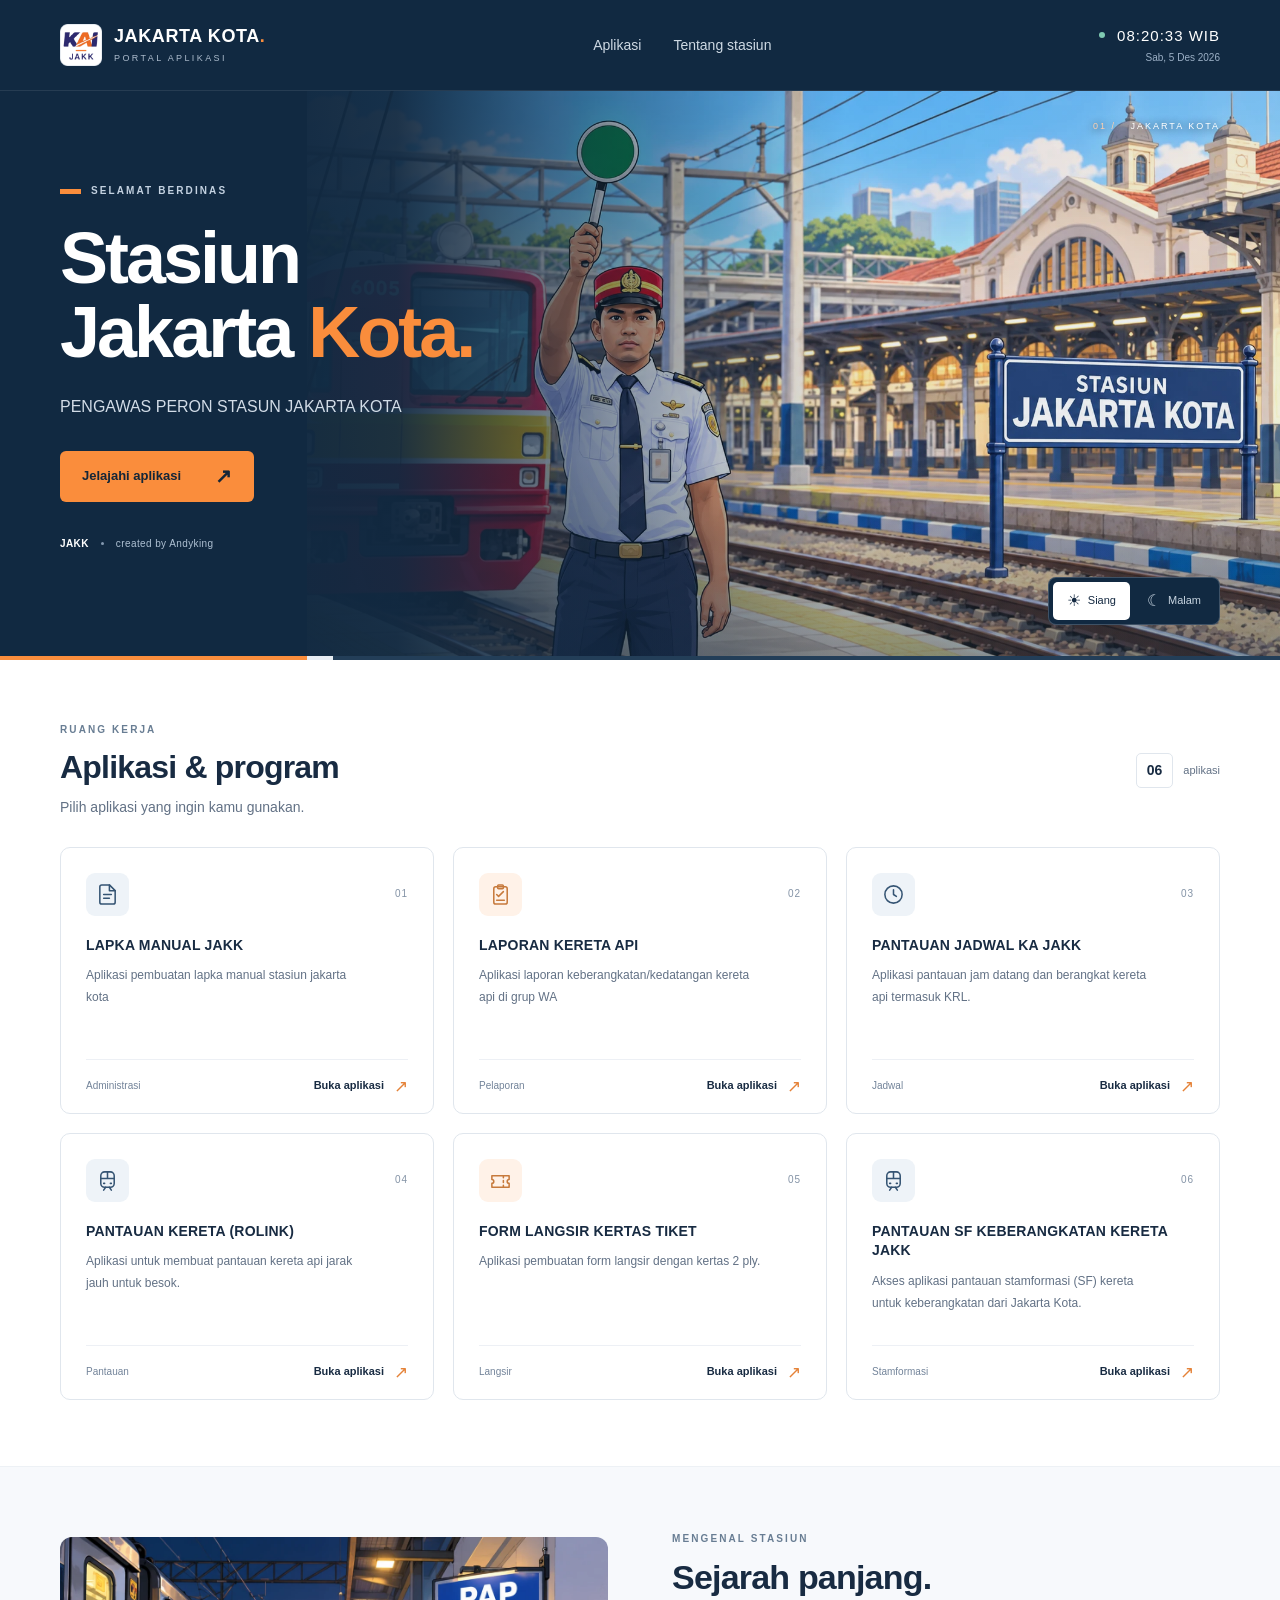
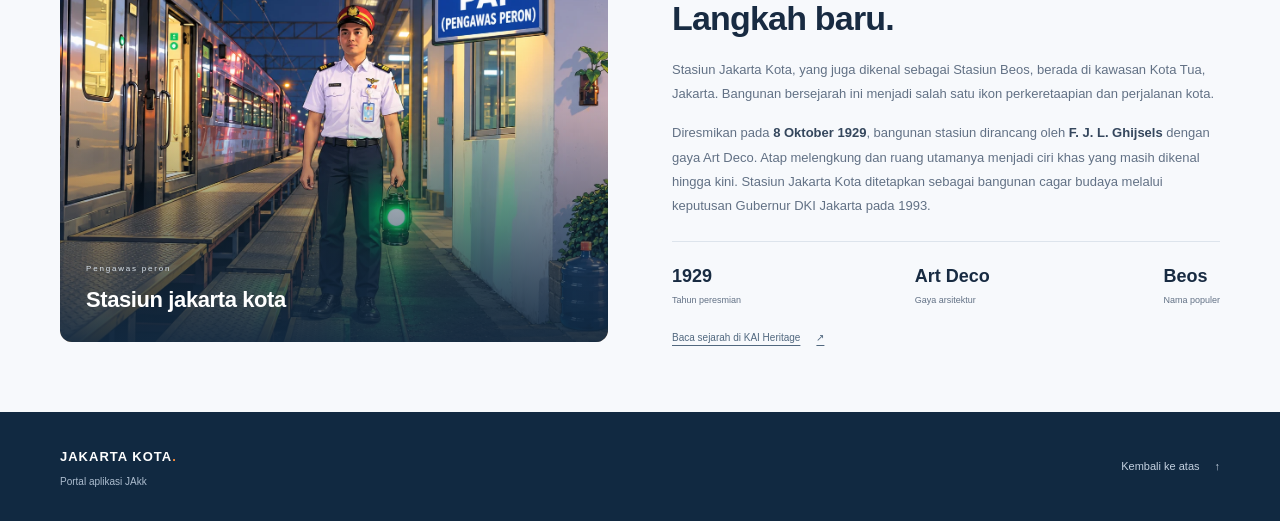
<file: index.html>
<!doctype html>
<html lang="id">
<head>
  <meta charset="UTF-8">
  <meta name="viewport" content="width=device-width, initial-scale=1">
  <meta name="theme-color" content="#112941">
  <meta name="description" content="Portal aplikasi Stasiun Jakarta Kota: LAPKA, laporan kereta api, pantauan jadwal, ROLINK, form langsir, dan pantauan SF keberangkatan.">
  <title>Stasiun Jakarta Kota | Portal Aplikasi</title>
  <link id="jakk-favicon" rel="icon" type="image/png" sizes="256x256" href="[data-uri]">
  <link rel="stylesheet" href="style.css">
  <script src="config.js" defer></script>
  <script src="script.js" defer></script>
</head>
<body>
  <a class="skip-link" href="#aplikasi">Langsung ke aplikasi</a>
  <header class="header">
    <div class="container header-inner">
      <a class="brand" href="#beranda" aria-label="Stasiun Jakarta Kota, beranda">
        <img class="brand-icon" src="[data-uri]" width="42" height="42" alt="Logo KAI JAKK">
        <span><strong>JAKARTA KOTA<span class="brand-dot">.</span></strong><small>PORTAL APLIKASI</small></span>
      </a>
      <nav aria-label="Navigasi utama"><a href="#aplikasi">Aplikasi</a><a href="#tentang">Tentang stasiun</a></nav>
      <div class="clock"><span class="clock-dot" aria-hidden="true"></span><time id="clock">Waktu Jakarta</time><small id="date">WIB</small></div>
    </div>
  </header>
  <main>
    <section class="hero" id="beranda" aria-labelledby="hero-title">
      <div class="hero-picture" id="hero-picture" role="img" aria-label="Ilustrasi petugas memberi isyarat di Stasiun Jakarta Kota"></div>
      <div class="hero-shade"></div>
      <div class="container hero-inner">
        <div class="hero-copy">
          <p class="eyebrow"><span></span>SELAMAT BERDINAS</p>
          <h1 id="hero-title">Stasiun<br>Jakarta <span>Kota.</span></h1>
          <p class="hero-description">PENGAWAS PERON STASUN JAKARTA KOTA</p>
          <a class="primary-button" href="#aplikasi">Jelajahi aplikasi <span aria-hidden="true">↗</span></a>
          <div class="hero-meta"><span>JAKK</span><i aria-hidden="true"></i>created by Andyking</div>
        </div>
        <div class="scene-switch" role="group" aria-label="Pilih background">
          <button type="button" data-scene="siang" aria-pressed="true"><span aria-hidden="true">☀</span> Siang</button>
          <button type="button" data-scene="malam" aria-pressed="false"><span aria-hidden="true">☾</span> Malam</button>
        </div>
        <div class="photo-label"><span aria-hidden="true">01 /</span> JAKARTA KOTA</div>
      </div>
      <div class="hero-line" aria-hidden="true"></div>
    </section>
    <section class="apps-section container" id="aplikasi" aria-labelledby="apps-title">
      <div class="section-heading"><div><p class="eyebrow dark">RUANG KERJA</p><h2 id="apps-title">Aplikasi &amp; program</h2><p>Pilih aplikasi yang ingin kamu gunakan.</p></div><span class="count"><b id="app-count">06</b> aplikasi</span></div>
      <div class="app-grid" id="app-grid"></div>
      <noscript><p>Aktifkan JavaScript untuk menampilkan menu aplikasi.</p><ul><li><a href="aplikasi/lapka-manual-jakk/index.html">LAPKA MANUAL JAKK</a></li><li><a href="aplikasi/laporan-kereta-api/index.html">LAPORAN KERETA API</a></li><li><a href="aplikasi/pantauan-jadwal-ka-jakk/index.html">PANTAUAN JADWAL KA JAKK</a></li><li><a href="aplikasi/pantauan-kereta-rolink/index.html">PANTAUAN KERETA (ROLINK)</a></li><li><a href="aplikasi/form-langsir-kertas-tiket/index.html">FORM LANGSIR KERTAS TIKET</a></li><li><a href="aplikasi/pantauan-sf-keberangkatan-jakk/index.html">PANTAUAN SF KEBERANGKATAN KERETA JAKK</a></li></ul></noscript>
    </section>
    <section class="about-wrap" id="tentang" aria-labelledby="about-title">
      <div class="container about">
        <div class="about-visual" role="img" aria-label="Ilustrasi pengawas peron dengan lentera hijau"><div class="visual-caption"><span>Pengawas peron</span><strong>Stasiun jakarta kota</strong></div></div>
        <div class="about-copy"><p class="eyebrow dark">MENGENAL STASIUN</p><h2 id="about-title">Sejarah panjang.<br>Langkah baru.</h2>
          <p>Stasiun Jakarta Kota, yang juga dikenal sebagai Stasiun Beos, berada di kawasan Kota Tua, Jakarta. Bangunan bersejarah ini menjadi salah satu ikon perkeretaapian dan perjalanan kota.</p>
          <p>Diresmikan pada <strong>8 Oktober 1929</strong>, bangunan stasiun dirancang oleh <strong>F. J. L. Ghijsels</strong> dengan gaya Art Deco. Atap melengkung dan ruang utamanya menjadi ciri khas yang masih dikenal hingga kini. Stasiun Jakarta Kota ditetapkan sebagai bangunan cagar budaya melalui keputusan Gubernur DKI Jakarta pada 1993.</p>
          <div class="about-facts"><div><strong>1929</strong><span>Tahun peresmian</span></div><div><strong>Art Deco</strong><span>Gaya arsitektur</span></div><div><strong>Beos</strong><span>Nama populer</span></div></div>
          <a class="source-link" href="https://www.kai.id/heritage/stasiun/sekilas-sejarah-stasiun-jakarta-kota" target="_blank" rel="noopener noreferrer">Baca sejarah di KAI Heritage <span aria-hidden="true">↗</span></a>
        </div>
      </div>
    </section>
  </main>
  <footer><div class="container footer-inner"><div><strong>JAKARTA KOTA<span class="brand-dot">.</span></strong><p>Portal aplikasi JAkk</p></div><a href="#beranda">Kembali ke atas <span aria-hidden="true">↑</span></a></div></footer>
</body>
</html>
</file>
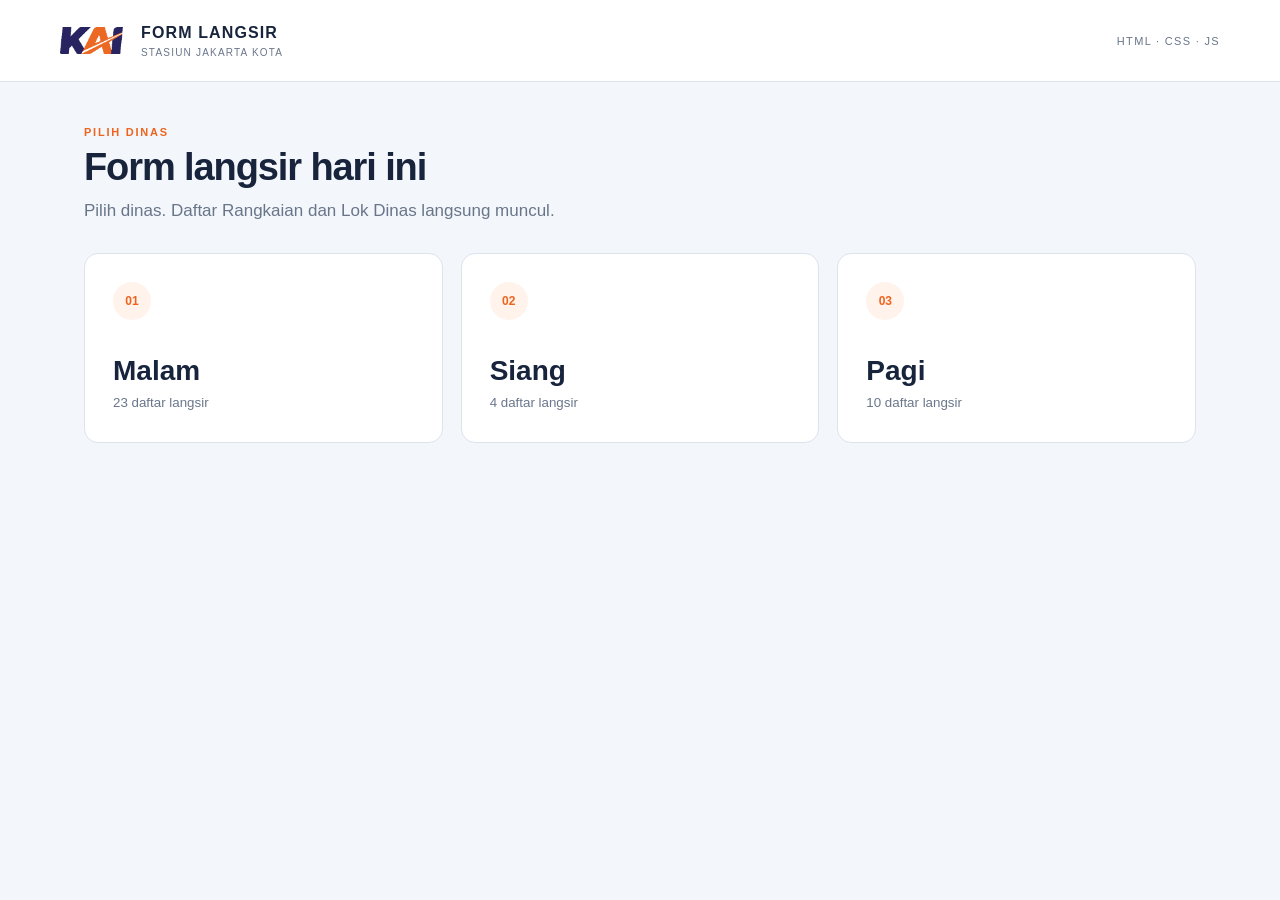
<file: aplikasi/form-langsir-kertas-tiket/index.html>
<!doctype html>
<html lang="id">
<head>
  <meta charset="utf-8">
  <meta name="viewport" content="width=device-width,initial-scale=1">
  <title>Form Langsir JAKK</title>
  <link rel="icon" href="kai.png">
  <link rel="stylesheet" href="style.css">
  <script defer src="database.js"></script>
  <script defer src="jszip.min.js"></script>
  <script defer src="xlsx-template-data.js"></script>
  <script defer src="xlsx-template.js"></script>
  <script defer src="script.js"></script>
</head>
<body>
  <header class="topbar">
    <div class="brand"><img src="kai.png" alt="KAI"><span>FORM LANGSIR<small>STASIUN JAKARTA KOTA</small></span></div>
    <span class="offline">HTML · CSS · JS</span>
  </header>

  <main>
    <section id="home">
      <p class="eyebrow">PILIH DINAS</p>
      <h1>Form langsir hari ini</h1>
      <p class="lead">Pilih dinas. Daftar Rangkaian dan Lok Dinas langsung muncul.</p>
      <div class="shift-options">
        <button class="shift-option malam" data-shift="MALAM"><span>01</span><b>Malam</b><small>23 daftar langsir</small></button>
        <button class="shift-option siang" data-shift="SIANG"><span>02</span><b>Siang</b><small>4 daftar langsir</small></button>
        <button class="shift-option pagi" data-shift="PAGI"><span>03</span><b>Pagi</b><small>10 daftar langsir</small></button>
      </div>
    </section>

    <section id="workspace" hidden>
      <div class="workspace-head">
        <button id="back" class="back">← Ganti dinas</button>
        <div><p class="eyebrow">DINAS TERPILIH</p><h1 id="shiftTitle">Dinas Malam</h1></div>
        <div class="calendar-fields">
          <label class="date-field">Hari
            <select id="serviceDay">
              <option value="">Otomatis</option>
              <option>SENIN</option><option>SELASA</option><option>RABU</option>
              <option>KAMIS</option><option>JUMAT</option><option>SABTU</option><option>MINGGU</option>
            </select>
            <small id="dayHint">Mengikuti tanggal</small>
          </label>
          <label class="date-field">Tanggal dinas<input id="serviceDate" type="date"></label>
        </div>
      </div>

      <details class="staff-card">
        <summary>Data petugas dan jam <span>opsional</span></summary>
        <div class="staff-grid">
          <label>Jam mulai<input id="startTime" type="time"></label>
          <label>Jam selesai<input id="endTime" type="time"></label>
          <label>Schowing<input id="staffSchowing" placeholder="Nama / NIPP"></label>
          <label>PLR<input id="staffPlr" placeholder="Nama / NIPP"></label>
          <label>Masinis<input id="staffMas" placeholder="Nama / NIPP"></label>
          <label>PAP / PPKA<input id="staffPap" placeholder="Nama / NIPP"></label>
        </div>
      </details>

      <div class="type-tabs" role="tablist">
        <button data-type="R" class="active" role="tab"><b>R</b><span>Langsir Rangkaian</span><small id="rCount"></small></button>
        <button data-type="L" role="tab"><b>L</b><span>Lok Dinas</span><small id="lCount"></small></button>
      </div>

      <div class="selection-bar">
        <label class="select-all-label">
          <input id="selectAllShift" type="checkbox">
          <span><b>Checklist semua dinasan</b><small id="selectionHint">0 form dipilih</small></span>
        </label>
        <button id="clearSelection" class="ghost" type="button">Hapus checklist</button>
      </div>

      <div class="toolbar">
        <div><h2 id="listTitle">Langsir Rangkaian</h2><p id="listMeta"></p></div>
        <div class="toolbar-actions"><button id="clearShift" class="ghost">Kosongkan dinas</button><button id="downloadExcel" class="primary">Cetak Form Terpilih</button></div>
      </div>

      <div id="trainList" class="train-list"></div>
      <div class="bottom-bar"><div><b id="savedSummary">Belum ada form dipilih</b><small>Kertas Letter · dua form utuh per lembar.</small></div><button id="downloadExcelBottom" class="primary">Cetak Form Terpilih</button></div>
    </section>
  </main>

  <dialog id="routeDialog">
    <form id="routeForm">
      <div class="dialog-head"><div><p class="eyebrow">INPUT LANGSIR</p><h2 id="dialogTitle">R25</h2></div><button type="button" class="close" data-close>×</button></div>
      <input type="hidden" id="recordKey">
      <p id="routeHelp" class="route-help"></p>
      <div id="stage1" class="stage"></div>
      <div id="stage2" class="stage" hidden></div>
      <div class="dialog-actions"><button type="button" id="deleteRoute" class="danger-text">Hapus isian</button><span></span><button type="button" class="ghost" data-close>Batal</button><button class="primary">Simpan</button></div>
    </form>
  </dialog>

  <div id="toast" role="status" hidden></div>
</body>
</html>
</file>
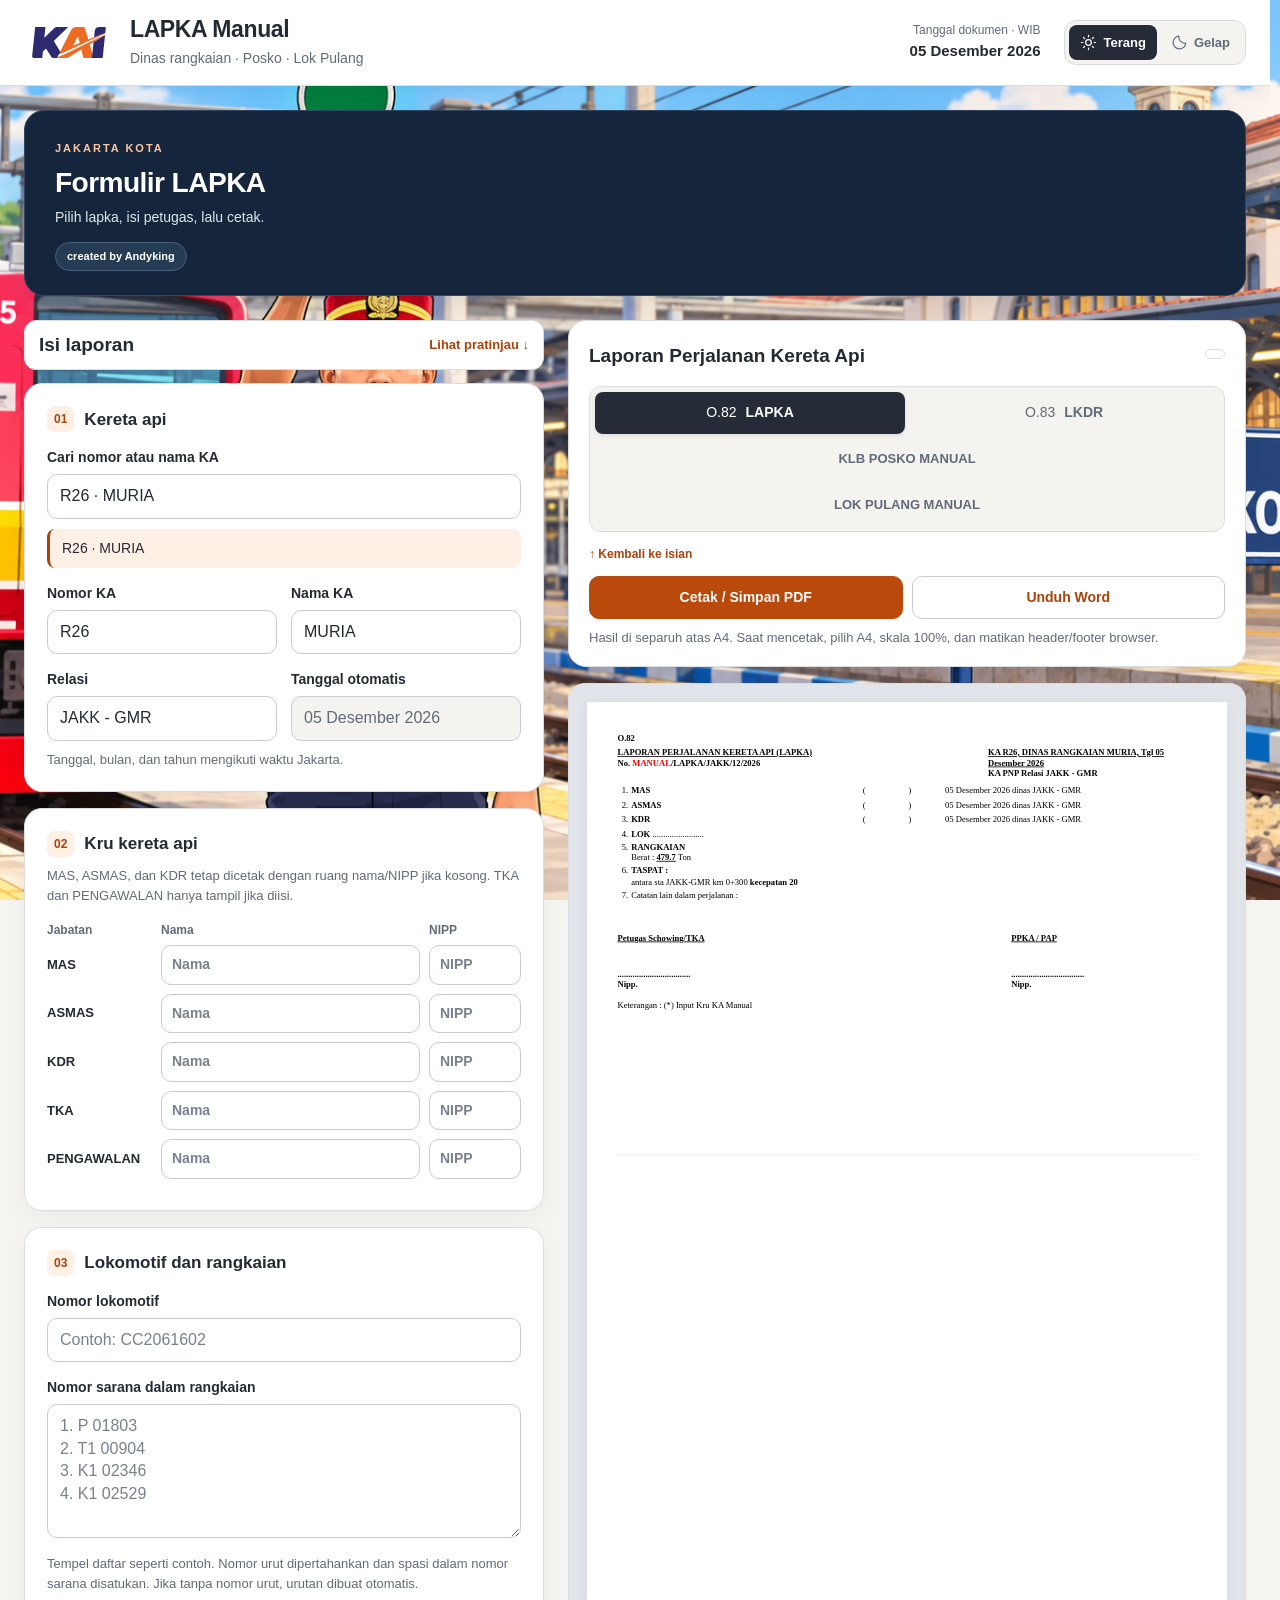
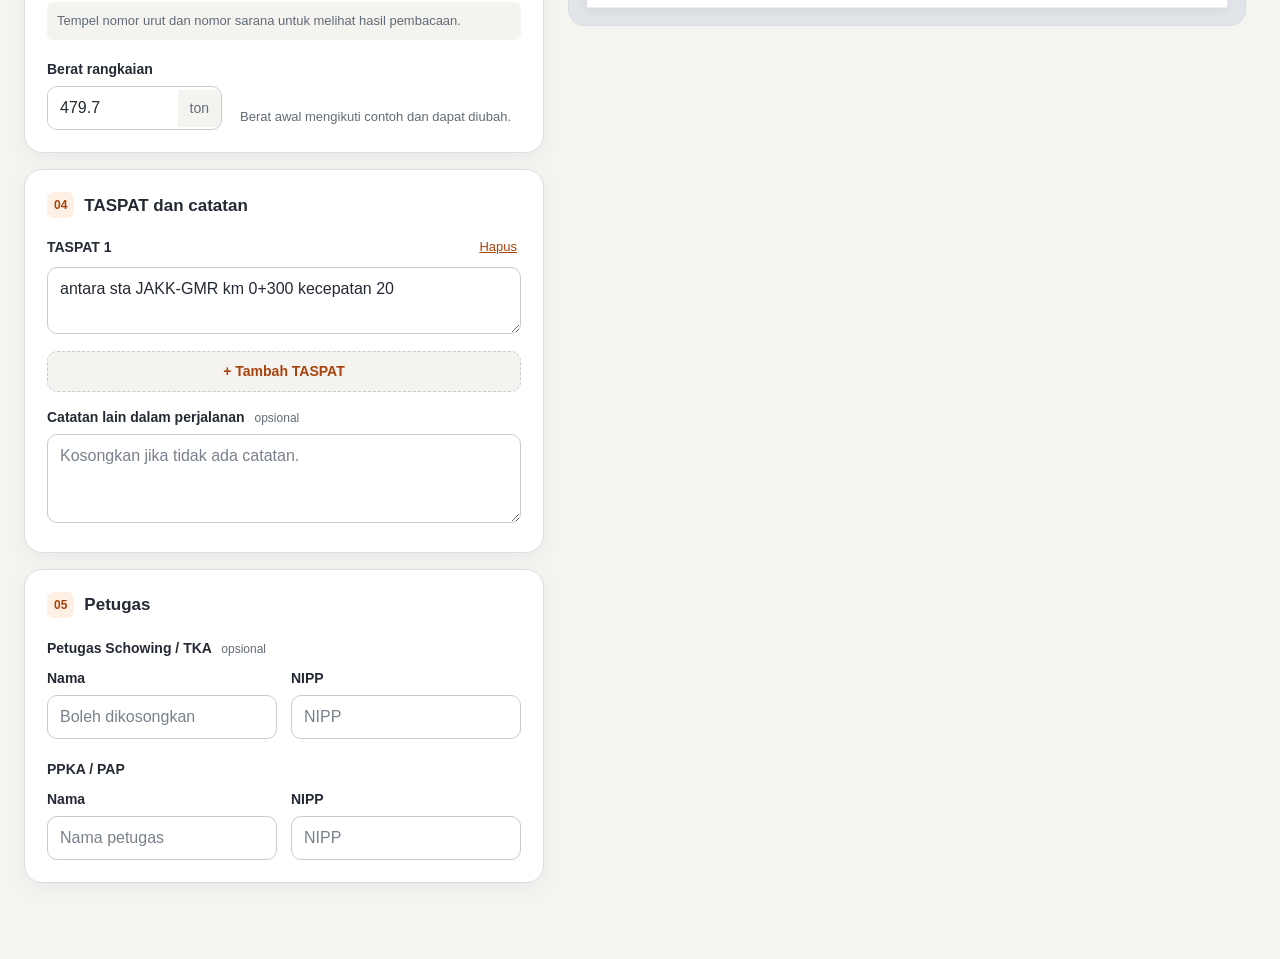
<file: aplikasi/lapka-manual-jakk/index.html>
<!doctype html>
<html lang="id" data-theme="light">
<head>
  <meta charset="UTF-8">
  <meta name="viewport" content="width=device-width, initial-scale=1">
  <meta name="theme-color" content="#ffffff">
  <title>LAPKA Manual JAKK</title>
  <link rel="icon" type="image/png" href="[data-uri]">
  <script src="theme.js"></script>
  <link rel="stylesheet" href="styles.css">
  <script defer src="daftar-ka.js"></script>
  <script defer src="data-posko.js"></script>
  <script defer src="daftar-lok-pulang.js"></script>
  <script defer src="posko.js"></script>
  <script defer src="app.js"></script>
</head>
<body>
  <div class="site-background" aria-hidden="true"><img src="assets/background-jakk.png" alt=""></div>
  <header class="topbar">
    <div class="brand"><img class="station-logo" src="[data-uri]" alt="KAI" width="78" height="33"><div><h1>LAPKA Manual</h1><p>Dinas rangkaian · Posko · Lok Pulang</p></div></div>
    <div class="topbar-actions">
      <div class="date-chip"><span>Tanggal dokumen · WIB</span><strong id="todayLabel"></strong></div>
      <div class="theme-switch" role="group" aria-label="Tema tampilan">
        <button type="button" data-set-theme="light" aria-pressed="true"><svg viewBox="0 0 24 24" aria-hidden="true"><circle cx="12" cy="12" r="4"/><path d="M12 2v2m0 16v2M2 12h2m16 0h2M5 5l1.5 1.5M17.5 17.5 19 19M5 19l1.5-1.5M17.5 6.5 19 5"/></svg>Terang</button>
        <button type="button" data-set-theme="dark" aria-pressed="false"><svg viewBox="0 0 24 24" aria-hidden="true"><path d="M20.9 13A9 9 0 0 1 11 3.1 9 9 0 1 0 20.9 13Z"/></svg>Gelap</button>
      </div>
    </div>
  </header>
  <section class="page-intro" aria-labelledby="introTitle">
    <div class="intro-copy">
    <span class="intro-eyebrow">JAKARTA KOTA</span>
    <h2 id="introTitle">Formulir LAPKA</h2>
    <p>Pilih lapka, isi petugas, lalu cetak.</p>
    <span class="intro-chip">created by Andyking</span>
    </div>
  </section>
  <main class="workspace">
    <div class="editor">
      <div class="editor-heading"><h2>Isi laporan</h2><a href="#hasil">Lihat pratinjau ↓</a></div>
      <form id="reportForm" autocomplete="off">
        <section class="card posko-only" id="wamCard" hidden>
          <div class="section-heading"><span class="section-index">PO</span><h3>WAM KLB Posko</h3></div>
          <p class="hint">Tempel WAM. Hanya KLB bernomor genap yang berangkat dari JAKK masuk pilihan; rangkaian diisi dari pengiriman dalam WAM.</p>
          <label for="wamText">Isi WAM / PO</label>
          <textarea id="wamText" rows="8" spellcheck="false" aria-describedby="wamStatus"></textarea>
          <button type="button" class="text-button" id="readWam">Baca WAM dan isi otomatis</button>
          <p id="wamStatus" class="hint" role="status"></p>
          <div id="wamSummary" class="wam-summary"></div>
        </section>
        <section class="card">
          <div class="section-heading"><span class="section-index">01</span><h3 id="trainSectionTitle">Kereta api</h3></div>
          <label for="trainSearch" id="trainSearchLabel">Cari nomor atau nama KA</label>
          <div class="search-wrap">
            <input id="trainSearch" type="search" placeholder="Contoh: R26, R14, R7002, Muria" role="combobox" aria-autocomplete="list" aria-controls="trainOptions" aria-expanded="false" spellcheck="false">
            <div id="trainOptions" class="train-options" role="listbox" aria-label="Pilihan kereta api" hidden></div>
          </div>
          <p id="selectedInfo" class="selected-info"></p>
          <div class="fields two">
            <div><label for="trainNumber" id="trainNumberLabel">Nomor KA</label><input id="trainNumber" required placeholder="R26" spellcheck="false"></div>
            <div id="trainNameField"><label for="trainName">Nama KA</label><input id="trainName" required placeholder="MURIA"></div>
          </div>
          <div class="fields two">
            <div><label for="relation">Relasi</label><input id="relation" required value="JAKK - GMR"></div>
            <div><label for="dateDisplay">Tanggal otomatis</label><input id="dateDisplay" readonly aria-describedby="dateHint"></div>
          </div>
          <p class="hint" id="dateHint">Tanggal, bulan, dan tahun mengikuti waktu Jakarta.</p>
          <p class="hint lok-pulang-only" hidden>Relasi tetap JAKK–JNG. Nomor keberangkatan memakai akhiran -2, misalnya L61-2. Tanggal mengikuti hari ini di Jakarta.</p>
        </section>

        <section class="card">
          <div class="section-heading"><span class="section-index">02</span><h3>Kru kereta api</h3></div>
          <p class="hint section-hint" id="crewHint">MAS, ASMAS, dan KDR tetap dicetak dengan ruang nama/NIPP jika kosong. TKA dan PENGAWALAN hanya tampil jika diisi.</p>
          <div class="crew-head" aria-hidden="true"><span>Jabatan</span><span>Nama</span><span>NIPP</span></div>
          <div id="crewFields"></div>
        </section>

        <section class="card">
          <div class="section-heading"><span class="section-index">03</span><h3 id="locomotiveSectionTitle">Lokomotif dan rangkaian</h3></div>
          <label for="locomotive" id="locomotiveLabel">Nomor lokomotif</label><input id="locomotive" required placeholder="Contoh: CC2061602" spellcheck="false">
          <div id="formationFields">
          <label for="formation">Nomor sarana dalam rangkaian</label>
          <textarea id="formation" rows="5" required placeholder="1. P 01803&#10;2. T1 00904&#10;3. K1 02346&#10;4. K1 02529" spellcheck="false" aria-describedby="formationHint formationSummary"></textarea>
          <p class="hint" id="formationHint">Tempel daftar seperti contoh. Nomor urut dipertahankan dan spasi dalam nomor sarana disatukan. Jika tanpa nomor urut, urutan dibuat otomatis.</p>
          <p class="hint formation-summary" id="formationSummary" aria-live="polite"></p>
          <p id="poskoFormationSource" class="hint posko-only" hidden></p>
          </div>
          <div class="weight-row" id="weightField"><div><label for="weight">Berat rangkaian</label><div class="with-unit"><input id="weight" inputmode="decimal" value="479.7" required aria-describedby="weightHint"><span>ton</span></div></div><p id="weightHint" class="hint">Berat awal mengikuti contoh dan dapat diubah.</p></div>
        </section>

        <section class="card">
          <div class="section-heading"><span class="section-index">04</span><h3 id="taspatSectionTitle">TASPAT dan catatan</h3></div>
          <p class="hint posko-only" hidden>TASPAT mengikuti relasi pengiriman dalam WAM, termasuk Loks. JAKK–CPN/JNG terisi 4 bagian dan JAKK–PSE 3 bagian. Semua teks dapat diedit, ditambah, atau dihapus. Hasil Posko memakai format O.82; relasi lain diisi manual.</p>
          <p class="hint lok-pulang-only" hidden>Empat TASPAT JAKK–JNG terisi otomatis. Kecepatan 40 dan 20 dicetak tebal.</p>
          <div id="taspatFields"></div>
          <button type="button" class="text-button" id="addTaspat">+ Tambah TASPAT</button>
          <div id="notesField"><label for="notes">Catatan lain dalam perjalanan <span class="optional">opsional</span></label>
          <textarea id="notes" rows="3" placeholder="Kosongkan jika tidak ada catatan."></textarea></div>
        </section>

        <section class="card">
          <div class="section-heading"><span class="section-index">05</span><h3>Petugas</h3></div>
          <h4 id="schowingHeading">Petugas Schowing / TKA <span class="optional">opsional</span></h4>
          <div class="fields two"><div><label for="schowingName">Nama</label><input id="schowingName" placeholder="Boleh dikosongkan"></div><div><label for="schowingNipp">NIPP</label><input id="schowingNipp" inputmode="numeric" placeholder="NIPP" spellcheck="false"></div></div>
          <h4>PPKA / PAP</h4>
          <div class="fields two"><div><label for="officerName">Nama</label><input id="officerName" placeholder="Nama petugas"></div><div><label for="officerNipp">NIPP</label><input id="officerNipp" inputmode="numeric" placeholder="NIPP" spellcheck="false"></div></div>
        </section>
      </form>
    </div>

    <section class="preview-column" id="hasil" aria-labelledby="previewHeading">
      <div class="preview-toolbar">
        <div class="preview-title"><div><span class="eyebrow"></span><h2 id="previewHeading">Pilih Lapka</h2></div><span class="paper-label"></span></div>
        <div class="document-tabs" role="tablist" aria-label="Jenis dokumen">
          <button type="button" id="tabLapka" role="tab" aria-controls="previewPanel" aria-selected="true" data-type="LAPKA">O.82 <strong>LAPKA</strong></button>
          <button type="button" id="tabLkdr" role="tab" aria-controls="previewPanel" aria-selected="false" tabindex="-1" data-type="LKDR">O.83 <strong>LKDR</strong></button>
          <button type="button" id="tabPosko" role="tab" aria-controls="previewPanel" aria-selected="false" tabindex="-1" data-type="POSKO"><strong>KLB POSKO MANUAL</strong></button>
          <button type="button" id="tabLokPulang" role="tab" aria-controls="previewPanel" aria-selected="false" tabindex="-1" data-type="LOKPULANG"><strong>LOK PULANG MANUAL</strong></button>
        </div>
        <a class="back-to-form" href="#reportForm">↑ Kembali ke isian</a>
        <div class="output-actions"><button type="button" id="printButton" class="primary">Cetak / Simpan PDF</button><button type="button" id="wordButton" class="secondary">Unduh Word</button></div>
        <p class="hint print-hint">Hasil di separuh atas A4. Saat mencetak, pilih A4, skala 100%, dan matikan header/footer browser.</p>
        <p id="validationMessage" class="validation" role="status" hidden></p>
      </div>
      <div id="previewPanel" role="tabpanel" aria-labelledby="tabLapka">
        <div class="paper-stage"><div class="paper-wrapper"><article id="documentPreview" class="document-paper"></article></div></div>
      </div>
    </section>
  </main>
  <div id="printRoot" aria-hidden="true"></div>
  <div id="toast" class="toast" role="status" hidden></div>
  <noscript>Aktifkan JavaScript untuk mengisi dan membuat LAPKA/LKDR.</noscript>
</body>
</html>
</file>
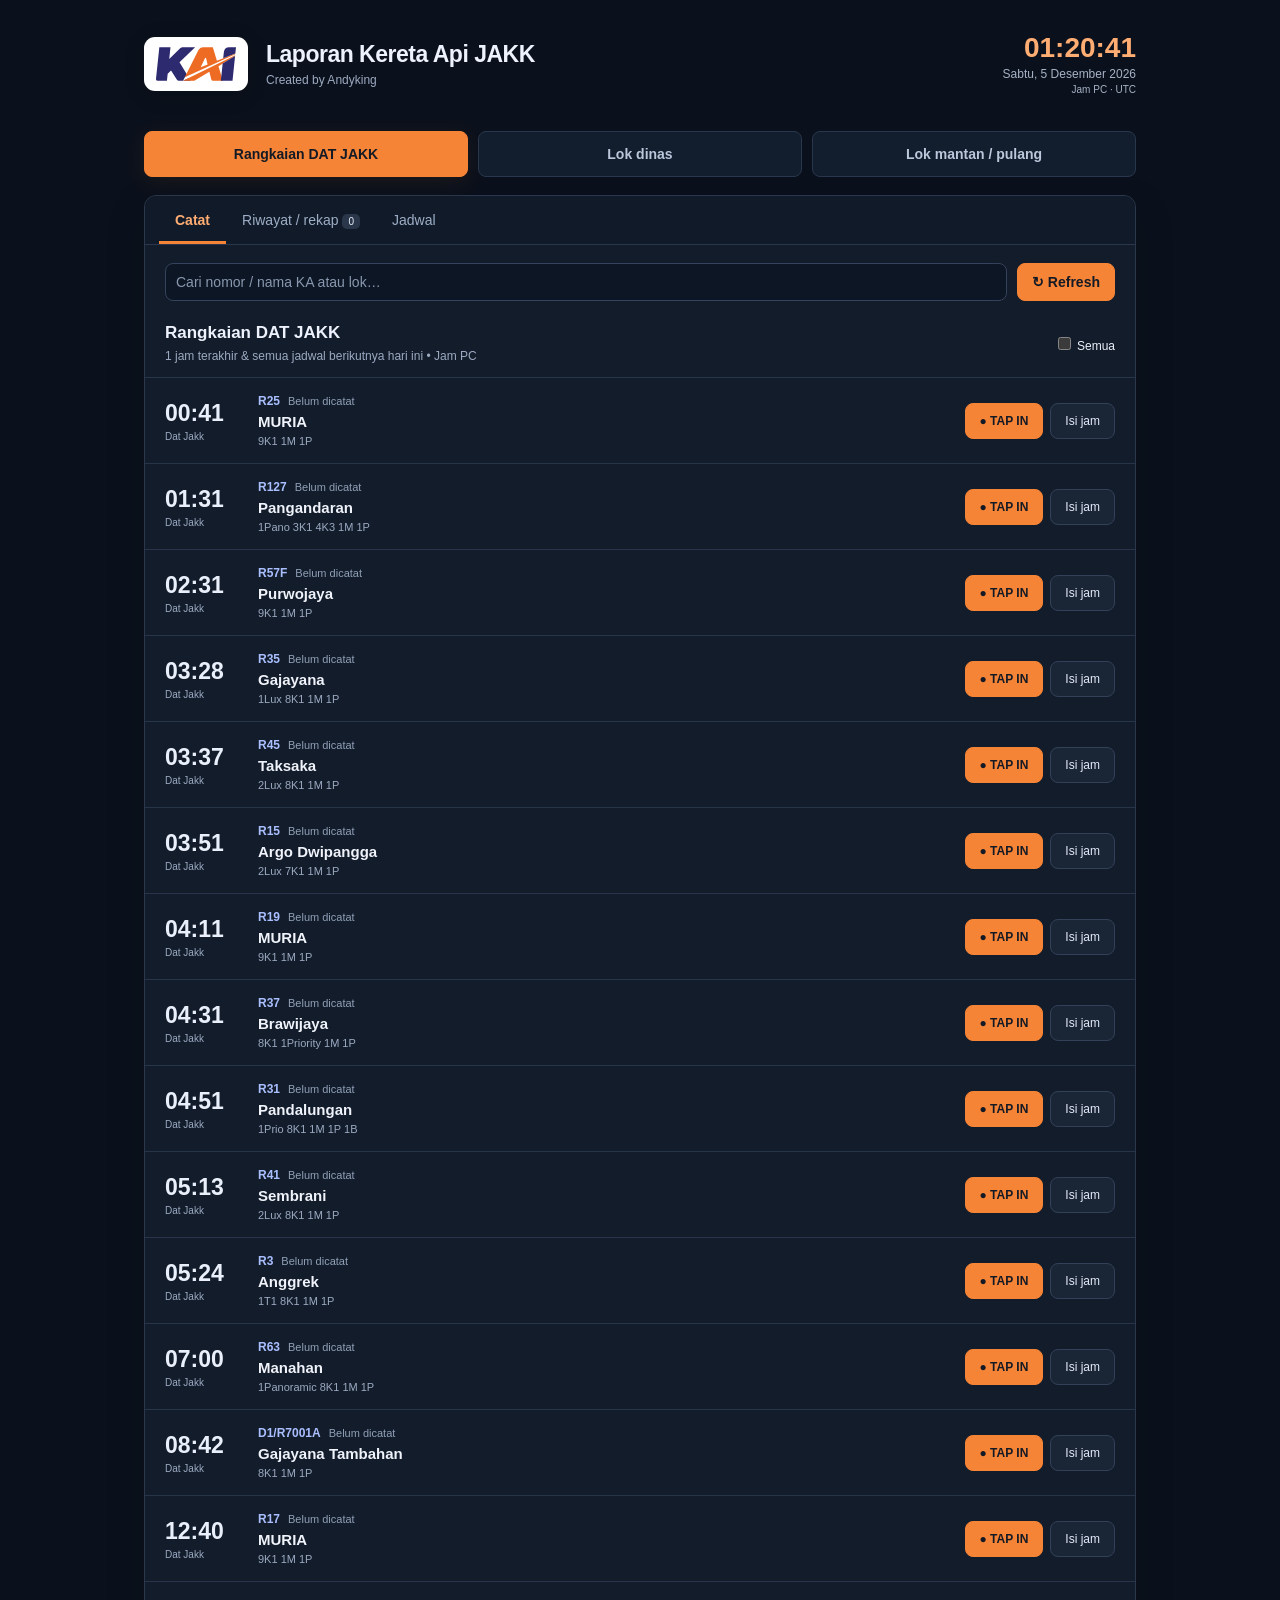
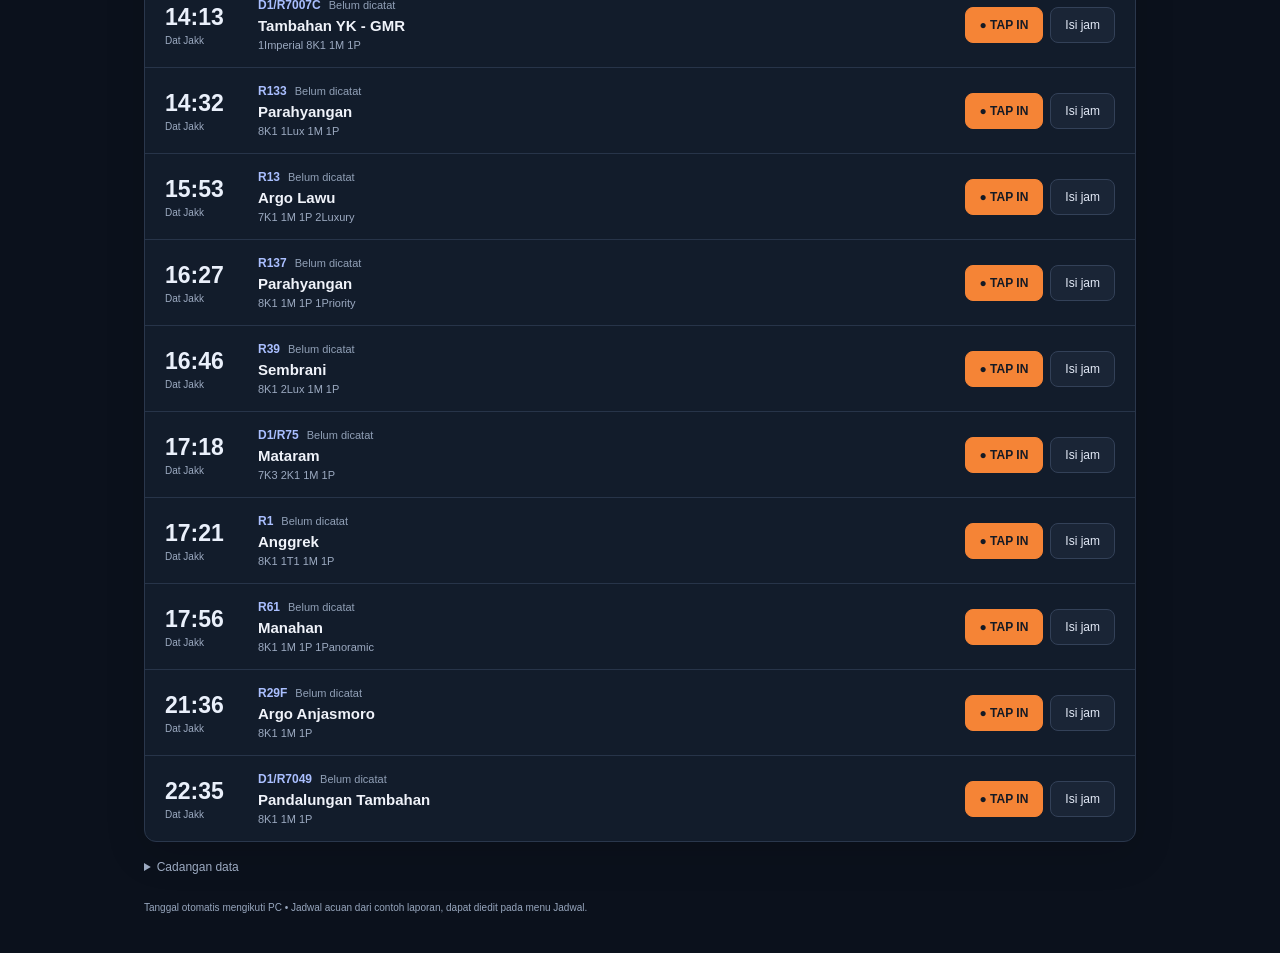
<file: aplikasi/laporan-kereta-api/index.html>
<!doctype html><html lang="id"><head><meta charset="UTF-8"><meta name="viewport" content="width=device-width,initial-scale=1"><title>JAKK • Laporan Kereta api</title><meta name="theme-color" content="#0b111c"><link rel="icon" type="image/svg+xml" href="[data-uri]"><style>:root{--navy:#20335a;--orange:#ec7427;--muted:#788399;--line:#e3e8ef}*{box-sizing:border-box}body{margin:0;background:#f5f7fa;color:var(--navy);font:14px 'Segoe UI',Arial,sans-serif}main{max-width:1040px;margin:auto;padding:24px}button,input,select,textarea{font:inherit}button,.file-button{border:1px solid var(--line);background:white;color:var(--navy);border-radius:8px;padding:10px 14px;cursor:pointer}button:hover{background:#edf1f7}button:focus-visible,input:focus-visible,select:focus-visible,textarea:focus-visible,summary:focus-visible{outline:3px solid #ffb780;outline-offset:2px}header,.brand{display:flex;align-items:center;gap:18px}header{justify-content:space-between;margin-bottom:24px}h1{font-size:23px;margin:0 0 3px}h2{font-size:17px;margin:0}small{color:var(--muted);font-size:12px}.clock{text-align:right}.clock span{display:block;font-size:28px;font-weight:750;font-variant-numeric:tabular-nums}.clock small{display:block;margin-top:3px}#zone{font-size:10px}nav{display:flex;gap:10px;margin-bottom:18px}nav button{flex:1;font-weight:650;padding:14px}nav button.active{background:var(--navy);color:white;border-color:var(--navy)}.workspace{background:white;border:1px solid var(--line);border-radius:12px;overflow:hidden}.tabs{display:flex;border-bottom:1px solid var(--line);padding:0 14px}.tabs button{border:0;border-radius:0;padding:16px;color:var(--muted)}.tabs button.active{color:var(--navy);box-shadow:inset 0 -3px var(--orange);font-weight:650}#count{font-size:10px;background:#edf1f7;padding:2px 6px;border-radius:5px}.toolbar{display:flex;gap:10px;padding:18px 20px 8px}.toolbar input{flex:1;min-width:0}.primary{background:var(--orange);color:white;border-color:var(--orange);font-weight:650}.primary:hover{background:#d8641c;color:white}input,select,textarea{border:1px solid var(--line);border-radius:8px;padding:10px;color:var(--navy);background:white}input[type=checkbox]{accent-color:var(--orange)}.list-heading{display:flex;justify-content:space-between;align-items:center;gap:10px;padding:14px 20px}.list-heading p{font-size:12px;color:var(--muted);margin:6px 0 0}.list-heading label{white-space:nowrap;font-size:12px}.row{display:grid;grid-template-columns:75px 1fr auto;align-items:center;gap:18px;padding:16px 20px;border-top:1px solid var(--line)}.time{font-size:23px;font-weight:700;font-variant-numeric:tabular-nums}.time small{display:block;font-weight:400;font-size:10px;margin-top:4px}.identity{display:flex;align-items:center;gap:8px;flex-wrap:wrap}.number{font-size:12px;font-weight:750;color:#40577e}.name{font-size:15px;font-weight:600;margin-top:5px}.formation{display:block;margin-top:5px;font-size:11px}.realization{display:inline-block;padding:4px 8px;border-radius:5px;color:#197148;background:#e8f6ed;font-size:12px;font-weight:650}.pending{font-size:11px;color:#909aad}.actions{display:flex;gap:7px}.actions button{font-size:12px}.empty{padding:40px;text-align:center;color:var(--muted)}.backup{margin-top:18px;color:var(--muted);font-size:12px}.backup summary{cursor:pointer;margin-bottom:12px}.backup p{font-size:11px}.file-button{display:inline-block;margin-left:6px}.file-button input{display:none}footer{font-size:10px;color:var(--muted);padding:16px 0}dialog{border:0;border-radius:13px;padding:22px;width:440px;max-width:94vw;max-height:90vh;color:var(--navy);box-shadow:0 20px 70px #16234140}dialog::backdrop{background:#17294470}.dialog-head{display:flex;justify-content:space-between;align-items:center;gap:10px;margin-bottom:16px}.dialog-head small{font-size:10px}.dialog-head h2{margin-top:5px}.dialog-head button{border:0}.dialog-actions{display:flex;justify-content:flex-end;gap:8px;margin-top:20px}#fields label{display:block;font-size:12px;color:var(--muted);margin:12px 0}#fields input,#fields select{display:block;width:100%;margin-top:6px}#fields input[type=time]{font-size:26px;padding:12px}#fields p{font-size:12px;color:var(--muted);line-height:1.6}#fields details{margin-top:15px}#fields summary{font-size:12px;cursor:pointer}#report{width:100%;line-height:1.7;margin-bottom:12px}#reportModal p{font-size:11px;color:var(--muted)}#toast{position:fixed;bottom:20px;left:50%;transform:translateX(-50%);background:var(--navy);color:white;border-radius:8px;padding:12px 18px;display:none;z-index:20;max-width:90vw}.table-wrap{overflow:auto}table{width:100%;border-collapse:collapse;font-size:12px}th,td{text-align:left;padding:13px 16px;border-top:1px solid var(--line);white-space:nowrap}th{background:#f8fafc;color:var(--muted);font-size:10px}.history-tools{display:flex;gap:8px;padding:12px 20px}.history-item{padding:17px 20px;border-top:1px solid var(--line)}.history-meta{font-size:11px;color:var(--muted);margin-bottom:8px}.report-preview{white-space:pre-wrap;font-size:12px;line-height:1.8;margin-bottom:12px}#historyFilter{padding:0 20px 8px;font-size:12px;color:var(--muted)}[hidden]{display:none!important}@media(max-width:620px){main{padding:15px 10px}header{gap:10px}.brand{gap:10px}.brand img{width:58px;height:auto}h1{font-size:19px}.brand small{font-size:10px}.clock span{font-size:23px}.clock small{font-size:10px}nav{gap:5px}nav button{font-size:11px;padding:12px 6px}.tabs button{font-size:12px;padding:14px 11px}.toolbar,.list-heading{padding-left:12px;padding-right:12px}.row{padding:14px 12px;grid-template-columns:60px 1fr;gap:10px}.time{font-size:21px}.actions{grid-column:2}.realization{font-size:11px}.list-heading h2{font-size:15px}.list-heading p{font-size:10px}}
/* Tema gelap — navy, abu kebiruan, dan oranye KAI */
:root{color-scheme:dark;--navy:#edf2fc;--muted:#9caac1;--line:#29364b;--orange:#f58436}
body{background:#0b111c;color:var(--navy)}
header{padding:8px 0 12px}.brand img{background:#fff;padding:10px 12px;box-sizing:content-box;border-radius:11px;box-shadow:0 4px 20px #0003}
h1{letter-spacing:-.5px}.clock span{color:#ffad72}.clock small{color:#a6b2c6}
button,.file-button{background:#1a2536;border-color:#334158;color:#e3eaf7}
button:hover{background:#28364b;border-color:#52627c}
nav button{background:#121d2d;border-color:#29374d;color:#bbc8dc}
nav button.active{background:#f58436;border-color:#f58436;color:#141a25;box-shadow:0 5px 20px #f5843615}
.workspace{background:#121c2b;border-color:#2a374c;box-shadow:0 12px 40px #0002}
.tabs{background:#111a28}.tabs button{background:transparent;color:#9daec6}.tabs button:hover{background:#1c293c}.tabs button.active{color:#ffad72}
#count{background:#2a3649;color:#e8edf7}
input,select,textarea{background:#0d1624;border-color:#34425b;color:#edf2fc}
input::placeholder{color:#8998af}input[type=checkbox]{accent-color:#f58436}
.primary{background:#f58436;border-color:#f58436;color:#141a25}.primary:hover{background:#ff9c59;border-color:#ff9c59;color:#101722}
.row{border-color:#273449}.row:hover{background:#162235}.time{color:#eaf0fb}.number{color:#aabfff}.name{color:#f0f3fa}.pending{color:#91a0b7}
.realization{background:#153e33;color:#8aebbd;border:1px solid #25634f}
#toast{background:#23334a;color:#edf4ff;border:1px solid #45607e;box-shadow:0 8px 30px #0005}
dialog{background:#152132;color:#edf2fc;border:1px solid #34465f;box-shadow:0 25px 100px #0009}dialog::backdrop{background:#030811b8;backdrop-filter:blur(3px)}
th{background:#172438;color:#adbed6}td{color:#e4ebf7}.history-item{border-color:#29364b}.report-preview{color:#e0e8f6}
.backup summary:hover{color:#ffad72}.backup p,footer{color:#97a6bd}
@media(max-width:620px){.brand img{width:54px;padding:8px}.clock span{font-size:22px}}
.visibility-status{display:block;font-size:11px;color:var(--muted);margin-bottom:7px}
</style></head><body>
<main>
<header><div class="brand"><img src="[data-uri]" alt="KAI" width="80" height="34"><div><h1>Laporan Kereta Api JAKK</h1><small>Created by Andyking</small></div></div><div class="clock"><span id="clock"></span><small id="clockDate"></small><small id="zone"></small></div></header>
<nav id="nav"><button data-cat="r" class="active">Rangkaian DAT JAKK</button><button data-cat="d">Lok dinas</button><button data-cat="m">Lok mantan / pulang</button></nav>
<section class="workspace"><div class="tabs"><button data-view="live" class="active">Catat</button><button data-view="history">Riwayat / rekap <span id="count">0</span></button><button data-view="schedule">Jadwal</button></div>
<div class="toolbar"><input id="search" placeholder="Cari nomor / nama KA atau lok…" aria-label="Cari KA atau lok"><button id="refresh" class="primary">↻ Refresh</button></div>
<div class="list-heading"><div><h2 id="heading"></h2><p id="hint"></p></div><label id="allWrap"><input type="checkbox" id="all"> Semua</label><select id="scope" hidden aria-label="Kategori rekap"><option value="all">Semua kategori</option><option value="r">Rangkaian</option><option value="d">Lok dinas</option><option value="m">Lok mantan</option></select></div>
<div id="historyFilter" hidden><label><input type="checkbox" id="oldHistory"> Sertakan riwayat hari sebelumnya</label></div><div id="content"></div></section>
<details class="backup"><summary>Cadangan data</summary><button id="backup">Unduh cadangan</button><label class="file-button">Pulihkan cadangan<input type="file" id="restore" accept=".json"></label><p>Data tersimpan di browser ini. Cadangan dapat dipulihkan di versi baru.</p></details>
<footer>Tanggal otomatis mengikuti PC • Jadwal acuan dari contoh laporan, dapat diedit pada menu Jadwal.</footer></main>
<dialog id="modal"><form id="entry"><div class="dialog-head"><div><small id="modalLabel">PENCATATAN AKTUAL</small><h2 id="modalTitle"></h2></div><button type="button" id="close">✕</button></div><div id="fields"></div><div class="dialog-actions"><button type="button" id="cancel">Batal</button><button class="primary" type="submit">Simpan</button></div></form></dialog>
<dialog id="reportModal"><div class="dialog-head"><h2>Laporan siap disalin</h2><button id="closeReport">✕</button></div><textarea id="report" rows="8" readonly></textarea><button class="primary" id="copyReport">Salin laporan</button><p>Jika penyalinan diblokir browser, pilih teks lalu tekan Ctrl+C.</p></dialog><div id="toast" role="status"></div><script>const DEFAULT_DATA = [
  {
    "id": "R25",
    "cat": "r",
    "name": "MURIA",
    "time": "00:41",
    "formation": "9K1 1M 1P",
    "action": "Dat",
    "sourceTime": "00:53",
    "sourceDelta": 12,
    "scheduleDayOffset": 0
  },
  {
    "id": "R127",
    "cat": "r",
    "name": "Pangandaran",
    "time": "01:31",
    "formation": "1Pano 3K1 4K3 1M 1P",
    "action": "Dat",
    "sourceTime": "01:25",
    "sourceDelta": -6,
    "scheduleDayOffset": 0
  },
  {
    "id": "R57F",
    "cat": "r",
    "name": "Purwojaya",
    "time": "02:31",
    "formation": "9K1 1M 1P",
    "action": "Dat",
    "sourceTime": "02:37",
    "sourceDelta": 6,
    "scheduleDayOffset": 0
  },
  {
    "id": "R35",
    "cat": "r",
    "name": "Gajayana",
    "time": "03:28",
    "formation": "1Lux 8K1 1M 1P",
    "action": "Dat",
    "sourceTime": "03:33",
    "sourceDelta": 5,
    "scheduleDayOffset": 0
  },
  {
    "id": "R45",
    "cat": "r",
    "name": "Taksaka",
    "time": "03:37",
    "formation": "2Lux 8K1 1M 1P",
    "action": "Dat",
    "sourceTime": "03:42",
    "sourceDelta": 5,
    "scheduleDayOffset": 0
  },
  {
    "id": "R15",
    "cat": "r",
    "name": "Argo Dwipangga",
    "time": "03:51",
    "formation": "2Lux 7K1 1M 1P",
    "action": "Dat",
    "sourceTime": "03:53",
    "sourceDelta": 2,
    "scheduleDayOffset": 0
  },
  {
    "id": "R19",
    "cat": "r",
    "name": "MURIA",
    "time": "04:11",
    "formation": "9K1 1M 1P",
    "action": "Dat",
    "sourceTime": "04:07",
    "sourceDelta": -4,
    "scheduleDayOffset": 0
  },
  {
    "id": "R37",
    "cat": "r",
    "name": "Brawijaya",
    "time": "04:31",
    "formation": "8K1 1Priority 1M 1P",
    "action": "Dat",
    "sourceTime": "04:34",
    "sourceDelta": 3,
    "scheduleDayOffset": 0
  },
  {
    "id": "R31",
    "cat": "r",
    "name": "Pandalungan",
    "time": "04:51",
    "formation": "1Prio 8K1 1M 1P 1B",
    "action": "Dat",
    "sourceTime": "04:55",
    "sourceDelta": 4,
    "scheduleDayOffset": 0
  },
  {
    "id": "R41",
    "cat": "r",
    "name": "Sembrani",
    "time": "05:13",
    "formation": "2Lux 8K1 1M 1P",
    "action": "Dat",
    "sourceTime": "05:12",
    "sourceDelta": -1,
    "scheduleDayOffset": 0
  },
  {
    "id": "R3",
    "cat": "r",
    "name": "Anggrek",
    "time": "05:24",
    "formation": "1T1 8K1 1M 1P",
    "action": "Dat",
    "sourceTime": "05:34",
    "sourceDelta": 10,
    "scheduleDayOffset": 0
  },
  {
    "id": "R63",
    "cat": "r",
    "name": "Manahan",
    "time": "07:00",
    "formation": "1Panoramic 8K1 1M 1P",
    "action": "Dat",
    "sourceTime": "07:22",
    "sourceDelta": 22,
    "scheduleDayOffset": 0
  },
  {
    "id": "D1/R7001A",
    "cat": "r",
    "name": "Gajayana Tambahan",
    "time": "08:42",
    "formation": "8K1 1M 1P",
    "action": "Dat",
    "sourceTime": "09:00",
    "sourceDelta": 18,
    "scheduleDayOffset": 0
  },
  {
    "id": "R17",
    "cat": "r",
    "name": "MURIA",
    "time": "12:40",
    "formation": "9K1 1M 1P",
    "action": "Dat",
    "sourceTime": "12:47",
    "sourceDelta": 7,
    "scheduleDayOffset": 0
  },
  {
    "id": "D1/R7007C",
    "cat": "r",
    "name": "Tambahan YK - GMR",
    "time": "14:13",
    "formation": "1Imperial 8K1 1M 1P",
    "action": "Dat",
    "sourceTime": "14:19",
    "sourceDelta": 6,
    "scheduleDayOffset": 0
  },
  {
    "id": "R133",
    "cat": "r",
    "name": "Parahyangan",
    "time": "14:32",
    "formation": "8K1 1Lux 1M 1P",
    "action": "Dat",
    "sourceTime": "14:32",
    "sourceDelta": 0,
    "scheduleDayOffset": 0
  },
  {
    "id": "R13",
    "cat": "r",
    "name": "Argo Lawu",
    "time": "15:53",
    "formation": "7K1 1M 1P 2Luxury",
    "action": "Dat",
    "sourceTime": "15:53",
    "sourceDelta": 0,
    "scheduleDayOffset": 0
  },
  {
    "id": "R137",
    "cat": "r",
    "name": "Parahyangan",
    "time": "16:27",
    "formation": "8K1 1M 1P 1Priority",
    "action": "Dat",
    "sourceTime": "16:39",
    "sourceDelta": 12,
    "scheduleDayOffset": 0
  },
  {
    "id": "R39",
    "cat": "r",
    "name": "Sembrani",
    "time": "16:46",
    "formation": "8K1 2Lux 1M 1P",
    "action": "Dat",
    "sourceTime": "16:49",
    "sourceDelta": 3,
    "scheduleDayOffset": 0
  },
  {
    "id": "D1/R75",
    "cat": "r",
    "name": "Mataram",
    "time": "17:18",
    "formation": "7K3 2K1 1M 1P",
    "action": "Dat",
    "sourceTime": "17:12",
    "sourceDelta": -6,
    "scheduleDayOffset": 0
  },
  {
    "id": "R1",
    "cat": "r",
    "name": "Anggrek",
    "time": "17:21",
    "formation": "8K1 1T1 1M 1P",
    "action": "Dat",
    "sourceTime": "17:20",
    "sourceDelta": -1,
    "scheduleDayOffset": 0
  },
  {
    "id": "R61",
    "cat": "r",
    "name": "Manahan",
    "time": "17:56",
    "formation": "8K1 1M 1P 1Panoramic",
    "action": "Dat",
    "sourceTime": "17:57",
    "sourceDelta": 1,
    "scheduleDayOffset": 0
  },
  {
    "id": "R29F",
    "cat": "r",
    "name": "Argo Anjasmoro",
    "time": "21:36",
    "formation": "8K1 1M 1P",
    "action": "Dat",
    "sourceTime": "21:33",
    "sourceDelta": -3,
    "scheduleDayOffset": 0
  },
  {
    "id": "D1/R7049",
    "cat": "r",
    "name": "Pandalungan Tambahan",
    "time": "22:35",
    "formation": "8K1 1M 1P",
    "action": "Dat",
    "sourceTime": "22:22",
    "sourceDelta": -13,
    "scheduleDayOffset": 0
  },
  {
    "id": "L25-2",
    "cat": "m",
    "name": "MURIA",
    "time": "01:22",
    "formation": "",
    "action": "Ber",
    "sourceTime": "01:06",
    "sourceDelta": -16,
    "scheduleDayOffset": 0
  },
  {
    "id": "L127-2",
    "cat": "m",
    "name": "Pangandaran",
    "time": "02:14",
    "formation": "",
    "action": "Ber",
    "sourceTime": "01:37",
    "sourceDelta": -37,
    "scheduleDayOffset": 0
  },
  {
    "id": "L57F",
    "cat": "m",
    "name": "Purwojaya",
    "time": "03:20",
    "formation": "",
    "action": "Ber",
    "sourceTime": "02:52",
    "sourceDelta": -28,
    "scheduleDayOffset": 0
  },
  {
    "id": "L35-2",
    "cat": "m",
    "name": "Gajayana",
    "time": "04:14",
    "formation": "",
    "action": "Ber",
    "sourceTime": "03:48",
    "sourceDelta": -26,
    "scheduleDayOffset": 0
  },
  {
    "id": "L45-2",
    "cat": "m",
    "name": "Taksaka",
    "time": "04:14",
    "formation": "",
    "action": "Ber",
    "sourceTime": "04:01",
    "sourceDelta": -13,
    "scheduleDayOffset": 0
  },
  {
    "id": "L15-2",
    "cat": "m",
    "name": "Argo Dwipangga",
    "time": "04:29",
    "formation": "",
    "action": "Ber",
    "sourceTime": "04:15",
    "sourceDelta": -14,
    "scheduleDayOffset": 0
  },
  {
    "id": "L19-2",
    "cat": "m",
    "name": "MURIA",
    "time": "04:50",
    "formation": "",
    "action": "Ber",
    "sourceTime": "04:37",
    "sourceDelta": -13,
    "scheduleDayOffset": 0
  },
  {
    "id": "L37-2",
    "cat": "m",
    "name": "Brawijaya",
    "time": "05:05",
    "formation": "",
    "action": "Ber",
    "sourceTime": "04:50",
    "sourceDelta": -15,
    "scheduleDayOffset": 0
  },
  {
    "id": "L31-2",
    "cat": "m",
    "name": "Pandalungan",
    "time": "05:22",
    "formation": "",
    "action": "Ber",
    "sourceTime": "05:11",
    "sourceDelta": -11,
    "scheduleDayOffset": 0
  },
  {
    "id": "L41-2",
    "cat": "m",
    "name": "Sembrani",
    "time": "05:45",
    "formation": "",
    "action": "Ber",
    "sourceTime": "05:40",
    "sourceDelta": -5,
    "scheduleDayOffset": 0
  },
  {
    "id": "L3-2",
    "cat": "m",
    "name": "Anggrek",
    "time": "06:04",
    "formation": "",
    "action": "Ber",
    "sourceTime": "05:48",
    "sourceDelta": -16,
    "scheduleDayOffset": 0
  },
  {
    "id": "L63-2",
    "cat": "m",
    "name": "Manahan",
    "time": "07:37",
    "formation": "",
    "action": "Ber",
    "sourceTime": "07:36",
    "sourceDelta": -1,
    "scheduleDayOffset": 0
  },
  {
    "id": "D1/L7001A-2",
    "cat": "m",
    "name": "Gajayana Tambahan",
    "time": "09:32",
    "formation": "",
    "action": "Ber",
    "sourceTime": "09:18",
    "sourceDelta": -14,
    "scheduleDayOffset": 0
  },
  {
    "id": "L17-2",
    "cat": "m",
    "name": "MURIA",
    "time": "13:17",
    "formation": "",
    "action": "Ber",
    "sourceTime": "13:02",
    "sourceDelta": -15,
    "scheduleDayOffset": 0
  },
  {
    "id": "D1/L7007C-2",
    "cat": "m",
    "name": "Tambahan YK - GMR",
    "time": "14:55",
    "formation": "",
    "action": "Ber",
    "sourceTime": "14:34",
    "sourceDelta": -21,
    "scheduleDayOffset": 0
  },
  {
    "id": "L133-2",
    "cat": "m",
    "name": "Parahyangan",
    "time": "15:26",
    "formation": "",
    "action": "Ber",
    "sourceTime": "14:48",
    "sourceDelta": -38,
    "scheduleDayOffset": 0
  },
  {
    "id": "L13-2",
    "cat": "m",
    "name": "Argo Lawu",
    "time": "16:30",
    "formation": "",
    "action": "Ber",
    "sourceTime": "16:10",
    "sourceDelta": -20,
    "scheduleDayOffset": 0
  },
  {
    "id": "L137-2",
    "cat": "m",
    "name": "Parahyangan",
    "time": "17:20",
    "formation": "",
    "action": "Ber",
    "sourceTime": "16:53",
    "sourceDelta": -27,
    "scheduleDayOffset": 0
  },
  {
    "id": "L39-2",
    "cat": "m",
    "name": "Sembrani",
    "time": "17:20",
    "formation": "",
    "action": "Ber",
    "sourceTime": "17:10",
    "sourceDelta": -10,
    "scheduleDayOffset": 0
  },
  {
    "id": "D1/L75-2",
    "cat": "m",
    "name": "Mataram",
    "time": "18:08",
    "formation": "",
    "action": "Ber",
    "sourceTime": "17:40",
    "sourceDelta": -28,
    "scheduleDayOffset": 0
  },
  {
    "id": "L1-2",
    "cat": "m",
    "name": "Anggrek",
    "time": "18:01",
    "formation": "",
    "action": "Ber",
    "sourceTime": "17:40",
    "sourceDelta": -21,
    "scheduleDayOffset": 0
  },
  {
    "id": "L61-2",
    "cat": "m",
    "name": "Manahan",
    "time": "18:35",
    "formation": "",
    "action": "Ber",
    "sourceTime": "18:13",
    "sourceDelta": -22,
    "scheduleDayOffset": 0
  },
  {
    "id": "L29F-2",
    "cat": "m",
    "name": "Argo Anjasmoro",
    "time": "22:08",
    "formation": "",
    "action": "Ber",
    "sourceTime": "21:48",
    "sourceDelta": -20,
    "scheduleDayOffset": 0
  },
  {
    "id": "D1/L7049-2",
    "cat": "m",
    "name": "Pandalungan",
    "time": "23:22",
    "formation": "",
    "action": "Ber",
    "sourceTime": "22:44",
    "sourceDelta": -38,
    "scheduleDayOffset": 0
  },
  {
    "id": "D1/LL107A",
    "cat": "m",
    "name": "Langsir JAKK",
    "time": "00:50",
    "formation": "",
    "action": "Dat",
    "sourceTime": "02:29",
    "sourceDelta": 99,
    "scheduleDayOffset": 0
  },
  {
    "id": "L26-1",
    "cat": "d",
    "name": "MURIA",
    "time": "04:26",
    "formation": "",
    "action": "Dat",
    "sourceTime": "04:22",
    "sourceDelta": -4,
    "scheduleDayOffset": 0
  },
  {
    "id": "L130-1",
    "cat": "d",
    "name": "Papandayan",
    "time": "05:20",
    "formation": "",
    "action": "Dat",
    "sourceTime": "05:12",
    "sourceDelta": -8,
    "scheduleDayOffset": 0
  },
  {
    "id": "L50F-1",
    "cat": "d",
    "name": "Purwojaya fakultatif",
    "time": "05:35",
    "formation": "",
    "action": "Dat",
    "sourceTime": "05:28",
    "sourceDelta": -7,
    "scheduleDayOffset": 0
  },
  {
    "id": "L20-1",
    "cat": "d",
    "name": "Argo Muria",
    "time": "05:44",
    "formation": "",
    "action": "Dat",
    "sourceTime": "05:44",
    "sourceDelta": 0,
    "scheduleDayOffset": 0
  },
  {
    "id": "L132-1",
    "cat": "d",
    "name": "Parahyangan",
    "time": "06:15",
    "formation": "",
    "action": "Dat",
    "sourceTime": "06:04",
    "sourceDelta": -11,
    "scheduleDayOffset": 0
  },
  {
    "id": "L46-1",
    "cat": "d",
    "name": "Taksaka",
    "time": "06:15",
    "formation": "",
    "action": "Dat",
    "sourceTime": "06:04",
    "sourceDelta": -11,
    "scheduleDayOffset": 0
  },
  {
    "id": "L2-1",
    "cat": "d",
    "name": "Anggrek",
    "time": "07:02",
    "formation": "",
    "action": "Dat",
    "sourceTime": "07:02",
    "sourceDelta": 0,
    "scheduleDayOffset": 0
  },
  {
    "id": "L16-1",
    "cat": "d",
    "name": "Argo Dwipangga",
    "time": "07:35",
    "formation": "",
    "action": "Dat",
    "sourceTime": "07:42",
    "sourceDelta": 7,
    "scheduleDayOffset": 0
  },
  {
    "id": "D1/L7050-1",
    "cat": "d",
    "name": "Pandalungan",
    "time": "07:55",
    "formation": "",
    "action": "Dat",
    "sourceTime": "08:05",
    "sourceDelta": 10,
    "scheduleDayOffset": 0
  },
  {
    "id": "L138-1",
    "cat": "d",
    "name": "Parahyangan",
    "time": "08:01",
    "formation": "",
    "action": "Dat",
    "sourceTime": "08:08",
    "sourceDelta": 7,
    "scheduleDayOffset": 0
  },
  {
    "id": "L40-1",
    "cat": "d",
    "name": "Sembrani",
    "time": "08:41",
    "formation": "",
    "action": "Dat",
    "sourceTime": "08:36",
    "sourceDelta": -5,
    "scheduleDayOffset": 0
  },
  {
    "id": "L62-1",
    "cat": "d",
    "name": "Manahan",
    "time": "08:56",
    "formation": "",
    "action": "Dat",
    "sourceTime": "09:09",
    "sourceDelta": 13,
    "scheduleDayOffset": 0
  },
  {
    "id": "L38-1",
    "cat": "d",
    "name": "Brawijaya",
    "time": "14:18",
    "formation": "",
    "action": "Dat",
    "sourceTime": "14:15",
    "sourceDelta": -3,
    "scheduleDayOffset": 0
  },
  {
    "id": "L18-1",
    "cat": "d",
    "name": "MURIA",
    "time": "15:06",
    "formation": "",
    "action": "Dat",
    "sourceTime": "15:02",
    "sourceDelta": -4,
    "scheduleDayOffset": 0
  },
  {
    "id": "D1/L7008C-1",
    "cat": "d",
    "name": "Tambahan GMR - YK",
    "time": "15:53",
    "formation": "",
    "action": "Dat",
    "sourceTime": "15:48",
    "sourceDelta": -5,
    "scheduleDayOffset": 0
  },
  {
    "id": "L36-1",
    "cat": "d",
    "name": "Gajayana",
    "time": "17:05",
    "formation": "",
    "action": "Dat",
    "sourceTime": "17:22",
    "sourceDelta": 17,
    "scheduleDayOffset": 0
  },
  {
    "id": "L42-1",
    "cat": "d",
    "name": "Sembrani",
    "time": "18:12",
    "formation": "",
    "action": "Dat",
    "sourceTime": "18:08",
    "sourceDelta": -4,
    "scheduleDayOffset": 0
  },
  {
    "id": "L32-1",
    "cat": "d",
    "name": "Pandalungan",
    "time": "18:29",
    "formation": "",
    "action": "Dat",
    "sourceTime": "18:33",
    "sourceDelta": 4,
    "scheduleDayOffset": 0
  },
  {
    "id": "L4-1",
    "cat": "d",
    "name": "Anggrek",
    "time": "19:22",
    "formation": "",
    "action": "Dat",
    "sourceTime": "19:20",
    "sourceDelta": -2,
    "scheduleDayOffset": 0
  },
  {
    "id": "L14-1",
    "cat": "d",
    "name": "Argo Lawu",
    "time": "19:22",
    "formation": "",
    "action": "Dat",
    "sourceTime": "19:20",
    "sourceDelta": -2,
    "scheduleDayOffset": 0
  },
  {
    "id": "D1/L76-1",
    "cat": "d",
    "name": "Mataram",
    "time": "20:20",
    "formation": "",
    "action": "Dat",
    "sourceTime": "20:23",
    "sourceDelta": 3,
    "scheduleDayOffset": 0
  },
  {
    "id": "L64-1",
    "cat": "d",
    "name": "Manahan",
    "time": "21:35",
    "formation": "",
    "action": "Dat",
    "sourceTime": "21:34",
    "sourceDelta": -1,
    "scheduleDayOffset": 0
  },
  {
    "id": "L30F-1",
    "cat": "d",
    "name": "Argo Anjasmoro",
    "time": "22:25",
    "formation": "",
    "action": "Dat",
    "sourceTime": "22:22",
    "sourceDelta": -3,
    "scheduleDayOffset": 0
  },
  {
    "id": "D1/L7002A-1",
    "cat": "d",
    "name": "Gajayana Tambahan",
    "time": "22:50",
    "formation": "",
    "action": "Dat",
    "sourceTime": "22:43",
    "sourceDelta": -7,
    "scheduleDayOffset": 0
  },
  {
    "id": "LL108",
    "cat": "d",
    "name": "Langsir JAKK",
    "time": "00:04",
    "formation": "",
    "action": "Ber",
    "sourceTime": "23:44",
    "sourceDelta": -20,
    "scheduleDayOffset": 1
  }
];

'use strict';
const $=s=>document.querySelector(s), KEY='jakk-laporan-v1';
const esc=s=>String(s??'').replace(/[&<>"']/g,c=>({'&':'&amp;','<':'&lt;','>':'&gt;','"':'&quot;',"'":'&#39;'}[c]));
const pad=n=>String(n).padStart(2,'0');
const dateKey=d=>`${d.getFullYear()}-${pad(d.getMonth()+1)}-${pad(d.getDate())}`;
const hhmm=d=>`${pad(d.getHours())}:${pad(d.getMinutes())}`;
const localInput=d=>dateKey(d)+'T'+hhmm(d);
const labels={r:'Rangkaian DAT JAKK',d:'Lok dinas',m:'Lok mantan / pulang'};
let data=structuredClone(DEFAULT_DATA),history=[],cat='r',view='live',editing=null;
function validData(a){return Array.isArray(a)&&a.length>0&&new Set(a.map(x=>x?.id?.toUpperCase())).size===a.length&&a.every(x=>x&&typeof x.id==='string'&&/^[A-Z0-9/ -]{1,50}$/i.test(x.id)&&x.id.trim()&&['r','d','m'].includes(x.cat)&&typeof x.name==='string'&&x.name.trim()&&typeof x.formation==='string'&&/^([01]\d|2[0-3]):[0-5]\d$/.test(x.time)&&['Dat','Ber'].includes(x.action)&&(x.hidden===undefined||typeof x.hidden==='boolean'))}
function validHistory(a,schedules=data){return Array.isArray(a)&&a.every(x=>x&&typeof x.uid==='string'&&typeof x.report==='string'&&['r','d','m'].includes(x.cat)&&schedules.some(d=>d.id===x.id)&&/^\d{4}-\d{2}-\d{2}$/.test(x.day)&&Number.isFinite(new Date(x.actual).getTime()))}
try{const saved=JSON.parse(localStorage.getItem(KEY));if(saved&&validData(saved.data)&&validHistory(saved.history,saved.data)){data=saved.data;history=saved.history}}catch(e){setTimeout(()=>toast('Penyimpanan tidak tersedia atau data tidak terbaca. Unduh cadangan.'),500)}
function persist(){try{localStorage.setItem(KEY,JSON.stringify({version:1,data,history}));return true}catch(e){toast('Gagal menyimpan di browser. Segera unduh cadangan.');return false}}
function toast(s){$('#toast').textContent=s;$('#toast').style.display='block';clearTimeout(toast.timer);toast.timer=setTimeout(()=>$('#toast').style.display='none',4500)}
function scheduled(d,day){return new Date(day+'T'+d.time+':00')}
function difference(actual,schedule){const a=new Date(actual);a.setSeconds(0,0);return Math.round((a-schedule)/60000)}
function deltaText(n){return n===0?'Tepat':`(${n>0?'+':''}${n}')`}
function match(d,q){return (d.id+' '+d.name+' '+d.formation).toLowerCase().includes(q)}
function record(d,day){return [...history].reverse().find(h=>h.id===d.id&&h.actual.slice(0,10)===day)}
function closestSchedule(d,actual){return [-1,0,1].map(offset=>{let day=new Date(actual);day.setDate(day.getDate()+offset);return scheduled(d,dateKey(day))}).sort((a,b)=>Math.abs(a-actual)-Math.abs(b-actual))[0]}
function render(){const day=dateKey(new Date()),q=$('#search').value.trim().toLowerCase();$('#count').textContent=history.filter(h=>h.actual.slice(0,10)===day).length;$('#heading').textContent=view==='live'?labels[cat]:view==='schedule'?'Jadwal tepat':'Riwayat / rekap';$('#allWrap').hidden=view!=='live';$('#scope').hidden=view==='live';$('#historyFilter').hidden=view!=='history';$('#hint').textContent=view==='live'?($('#all').checked?'Semua jadwal hari ini • Jam PC':'1 jam terakhir & semua jadwal berikutnya hari ini • Jam PC'):view==='schedule'?`${data.length} jadwal • Yang disembunyikan tetap tersimpan di sini`:'Semua pencatatan tersimpan, termasuk koreksi';
if(view==='live'){let now=new Date(),cutoff=now.getTime()-60*60*1000;let rows=data.filter(d=>d.cat===cat&&!d.hidden&&match(d,q)&&($('#all').checked||scheduled(d,day).getTime()>cutoff)).map(d=>({d}));rows.sort((a,b)=>a.d.time.localeCompare(b.d.time));$('#content').innerHTML=rows.map(({d})=>{let done=record(d,day);let real=done?hhmm(new Date(done.actual)):'';return `<div class="row"><div class="time">${d.time}<small>${d.action} Jakk</small></div><div><div class="identity"><span class="number">${esc(d.id)}</span>${done?`<span class="realization">✓ Realisasi ${real}</span>`:'<span class="pending">Belum dicatat</span>'}</div><div class="name">${esc(d.name)}</div><small class="formation">${esc(d.formation||'Lokomotif')}</small></div><div class="actions">${done?`<button data-do="copy" data-uid="${esc(done.uid)}">Salin</button>`:'<button class="primary" data-do="tap" data-id="'+esc(d.id)+'">● TAP IN</button>'}<button data-do="manual" data-id="${esc(d.id)}">${done?'Edit jam':'Isi jam'}</button></div></div>`}).join('')||'<div class="empty">Tidak ada KA / lok yang cocok.</div>'}
if(view==='schedule'){let rows=data.filter(d=>match(d,q)&&($('#scope').value==='all'||d.cat===$('#scope').value)).sort((a,b)=>a.time.localeCompare(b.time));$('#content').innerHTML='<div class="history-tools"><button class="primary" data-do="add">+ Tambah KA / Lok</button></div><div class="table-wrap"><table><thead><tr><th>JAM TEPAT</th><th>NOMOR / KATEGORI</th><th>NAMA KA / LOK</th><th>GERAK</th><th>STAMFORMASI NORMAL</th><th></th></tr></thead><tbody>'+rows.map(d=>`<tr><td><b>${d.time}</b></td><td>${esc(d.id)}<small style="display:block;color:#738098">${labels[d.cat]}</small></td><td>${esc(d.name)}</td><td>${d.action} Jakk</td><td>${esc(d.formation||'—')}</td><td><span class="visibility-status">${d.hidden?'Disembunyikan':'Tampil'}</span><button data-do="toggle" data-id="${esc(d.id)}">${d.hidden?'Tampilkan':'Sembunyikan'}</button> <button data-do="schedule" data-id="${esc(d.id)}">Reschedule</button></td></tr>`).join('')+'</tbody></table></div>'}
if(view==='history'){let rows=history.filter(h=>($('#oldHistory').checked||h.actual.slice(0,10)===day)&&($('#scope').value==='all'||h.cat===$('#scope').value)&&(h.report.toLowerCase().includes(q))).sort((a,b)=>new Date(b.actual)-new Date(a.actual));window.visibleHistory=rows;$('#content').innerHTML='<div class="history-tools"><button class="primary" id="copyAll">Salin semua hasil</button><button id="downloadReports">Unduh TXT</button></div>'+ (rows.map(h=>`<div class="history-item"><div class="identity"><span class="number">${esc(h.id)}</span><span class="realization">Realisasi ${hhmm(new Date(h.actual))}</span></div><div class="history-meta">${h.corrects?'Koreksi · ':''}${labels[h.cat]} · Jadwal ${esc(h.day)} ${esc(h.schedule)} · Aktual ${esc(h.actual.replace('T',' '))}</div><div class="report-preview">${esc(h.report)}</div><div class="actions"><button data-do="copy" data-uid="${esc(h.uid)}">Salin</button><button data-do="correct" data-uid="${esc(h.uid)}">Koreksi</button><button data-do="delete" data-uid="${esc(h.uid)}">Hapus</button></div></div>`).join('')||'<div class="empty">Belum ada laporan pada tanggal ini.</div>')}
}
function field(label,id,type,value,extra=''){return `<label>${label}<input id="${id}" type="${type}" value="${esc(value)}" ${extra}></label>`}
function openAdd(){editing={mode:'add'};$('#modalLabel').textContent='JADWAL BARU';$('#modalTitle').textContent='Tambah KA / Lok';$('#fields').innerHTML=field('Nomor KA / lok','fId','text','','required maxlength="50" placeholder="Contoh: D1/R7011"')+field('Nama KA / lok','fName','text','','required maxlength="100"')+`<label>Kategori<select id="fCat"><option value="r">Rangkaian DAT JAKK</option><option value="d">Lok dinas</option><option value="m">Lok mantan / pulang</option></select></label>`+field('Jam tepat','fTime','time','','required')+`<label>Gerak<select id="fAction"><option value="Dat">Datang</option><option value="Ber">Berangkat</option></select></label>`+field('Stamformasi normal (untuk rangkaian)','fFormation','text','','maxlength="200" placeholder="Contoh: 8K1 1M 1P"');$('#fCat').value=$('#scope').value==='all'?cat:$('#scope').value;function defaults(){$('#fAction').value=$('#fCat').value==='m'?'Ber':'Dat';$('#fFormation').required=$('#fCat').value==='r'}$('#fCat').onchange=defaults;defaults();$('#modal').showModal()}
function openEntry(id,mode,unused,existing){let d=data.find(d=>d.id===id),now=new Date(),day=dateKey(now),prev=existing||record(d,day);editing={id,mode,prev,day:existing?existing.actual.slice(0,10):day};$('#modalLabel').textContent=mode==='schedule'?'UBAH JADWAL':'ISI JAM · '+editing.day;$('#modalTitle').textContent=d.id+' · '+d.name;
if(mode==='tap'){saveEntry(d,localInput(now),d.formation,'S.21 Lengkap',null);return}
if(mode==='schedule'){$('#fields').innerHTML=field('Nama KA / lok','fName','text',d.name,'required maxlength="100"')+field('Jadwal tepat','fTime','time',d.time,'required')+`<label>Gerak<select id="fAction"><option ${d.action==='Dat'?'selected':''}>Dat</option><option ${d.action==='Ber'?'selected':''}>Ber</option></select></label>`+(d.cat==='r'?field('Stamformasi normal','fFormation','text',d.formation,'required maxlength="200"'):'')}
else{$('#fields').innerHTML=field('Jam realisasi','fActual','time',prev?hhmm(new Date(prev.actual)):hhmm(now),'required')+'<p id="deltaPreview"></p><details><summary>Ubah stamformasi / keterangan S.21</summary>'+(d.cat==='r'?field('Stamformasi','fFormation','text',prev?.formation??d.formation,'required maxlength="200"'):'')+field('Keterangan','fS21','text',prev?.s21??'S.21 Lengkap','required maxlength="200"')+'</details>';$('#fActual').addEventListener('input',preview);preview()}
$('#modal').showModal()}
function actualDay(){return editing.prev&&editing.prev.actual.slice(0,10)!==dateKey(new Date())?editing.day:dateKey(new Date())}
function scheduleFor(d,actual,prev){return prev?new Date(prev.day+'T'+prev.schedule):closestSchedule(d,new Date(actual))}
function preview(){let d=data.find(d=>d.id===editing.id),actual=actualDay()+'T'+$('#fActual').value,s=scheduleFor(d,actual,editing.prev),n=difference(new Date(actual),s);$('#deltaPreview').textContent=Number.isFinite(n)?`Jadwal ${hhmm(s)} · ${deltaText(n)}`:''}
function saveEntry(d,actual,formation,s21,prev){let schedule=scheduleFor(d,actual,prev),n=difference(new Date(actual),schedule);if(!Number.isFinite(n))return toast('Jam tidak valid.');let name=d.cat==='r'?d.name:'Dinas Lok '+d.name;let report=`${d.id} *${name}* ${d.action} Jakk ${hhmm(new Date(actual))} ${deltaText(n)}${d.cat==='r'?'\nSf '+formation+', ':', '}${s21}`;let h={uid:String(Date.now())+'-'+Math.random().toString(16).slice(2),id:d.id,cat:d.cat,day:dateKey(schedule),actual,schedule:hhmm(schedule),formation,s21,report,corrects:prev?.uid||null};history.push(h);let saved=persist();$('#modal').close();render();if(saved)toast(`${d.id} · realisasi ${hhmm(new Date(actual))} tersimpan`)}
$('#entry').onsubmit=e=>{e.preventDefault();if(editing.mode==='add'){let d={id:$('#fId').value.trim().toUpperCase(),name:$('#fName').value.trim(),cat:$('#fCat').value,time:$('#fTime').value,action:$('#fAction').value,formation:$('#fFormation').value.trim(),hidden:false};if(data.some(x=>x.id.toUpperCase()===d.id))return toast('Nomor sudah ada. Gunakan nomor lain atau edit jadwal yang ada.');if(!validData([d])||(d.cat==='r'&&!d.formation))return toast('Lengkapi nomor, nama, jam, dan stamformasi rangkaian.');data.push(d);let saved=persist();$('#modal').close();$('#search').value='';$('#scope').value='all';render();if(saved)toast(d.id+' ditambahkan ke jadwal.');return}const d=data.find(d=>d.id===editing.id);if(editing.mode==='schedule'){d.name=$('#fName').value.trim();d.time=$('#fTime').value;d.action=$('#fAction').value;if(d.cat==='r')d.formation=$('#fFormation').value.trim();let saved=persist();$('#modal').close();render();if(saved)toast('Jadwal diperbarui.');return}saveEntry(d,actualDay()+'T'+$('#fActual').value,d.cat==='r'?$('#fFormation').value.trim():'',$('#fS21').value.trim(),editing.prev)};
function showReport(s){$('#report').value=s;$('#reportModal').showModal()}
async function copy(s){try{await navigator.clipboard.writeText(s);toast('Laporan berhasil disalin.')}catch(e){$('#report').value=s;if(!$('#reportModal').open)$('#reportModal').showModal();$('#report').focus();$('#report').select();try{if(!document.execCommand('copy'))throw Error();toast('Laporan berhasil disalin.')}catch(e){toast('Teks dipilih. Tekan Ctrl+C untuk menyalin.')}}}
function download(name,s,type='text/plain'){let url=URL.createObjectURL(new Blob([s],{type})),a=document.createElement('a');a.href=url;a.download=name;a.click();setTimeout(()=>URL.revokeObjectURL(url),1500)}
function combined(){return (window.visibleHistory||[]).map(h=>h.report).join('\n\n')}
$('#content').onclick=e=>{let b=e.target.closest('button');if(!b)return;let action=b.dataset.do,h=history.find(x=>x.uid===b.dataset.uid);if(action==='add')openAdd();if(action==='toggle'){let d=data.find(x=>x.id===b.dataset.id);d.hidden=!d.hidden;let saved=persist();render();if(saved)toast(d.hidden?'Disembunyikan dari tampilan utama.':'Ditampilkan kembali.')}if(['tap','manual','schedule'].includes(action))openEntry(b.dataset.id,action,dateKey(new Date()));if(action==='copy')copy(h.report);if(action==='correct')openEntry(h.id,'manual',h.day,h);if(action==='delete'&&confirm('Hapus laporan '+h.id+' ini?')){history=history.filter(x=>x.uid!==h.uid);persist();render()}if(b.id==='copyAll')copy(combined());if(b.id==='downloadReports')download('Laporan-JAKK-'+dateKey(new Date())+'.txt',combined())};
$('#nav').onclick=e=>{let b=e.target.closest('[data-cat]');if(!b)return;cat=b.dataset.cat;view='live';document.querySelectorAll('#nav button').forEach(x=>x.classList.toggle('active',x===b));syncTabs();render()};
function syncTabs(){document.querySelectorAll('[data-view]').forEach(b=>b.classList.toggle('active',b.dataset.view===view))}
document.querySelectorAll('[data-view]').forEach(b=>b.onclick=()=>{view=b.dataset.view;syncTabs();render()});
function refresh(){view='live';$('#search').value='';$('#all').checked=false;$('#scope').value='all';$('#oldHistory').checked=false;syncTabs();render();window.scrollTo({top:0,behavior:'smooth'});toast('Jadwal diperbarui: 1 jam terakhir dan semua jadwal berikutnya hari ini.')}
$('#refresh').onclick=refresh;$('#search').oninput=render;$('#all').onchange=render;$('#scope').onchange=render;$('#oldHistory').onchange=render;
$('#close').onclick=$('#cancel').onclick=()=>$('#modal').close();$('#closeReport').onclick=()=>$('#reportModal').close();$('#copyReport').onclick=()=>copy($('#report').value);
$('#backup').onclick=()=>download('Cadangan-JAKK-'+dateKey(new Date())+'.json',JSON.stringify({version:1,data,history},null,2),'application/json');
$('#restore').onchange=async e=>{let f=e.target.files[0];if(!f)return;try{let o=JSON.parse(await f.text());if(o.version!==1||!validData(o.data)||!validHistory(o.history,o.data))throw Error();if(confirm('Ganti jadwal dan riwayat browser ini dengan cadangan?')){data=o.data;history=o.history;persist();render();toast('Cadangan dipulihkan.')}}catch(e){toast('File cadangan tidak valid. Data tidak diubah.')}finally{$('#restore').value=''}};
let lastMinute='';function tick(){let now=new Date();$('#clock').textContent=now.toLocaleTimeString('id-ID',{hour12:false}).replaceAll('.',':');$('#clockDate').textContent=now.toLocaleDateString('id-ID',{weekday:'long',day:'numeric',month:'long',year:'numeric'});$('#zone').textContent='Jam PC · '+Intl.DateTimeFormat().resolvedOptions().timeZone;let minute=localInput(now);if(minute!==lastMinute){lastMinute=minute;render()}}tick();setInterval(tick,1000);
</script></body></html>
</file>
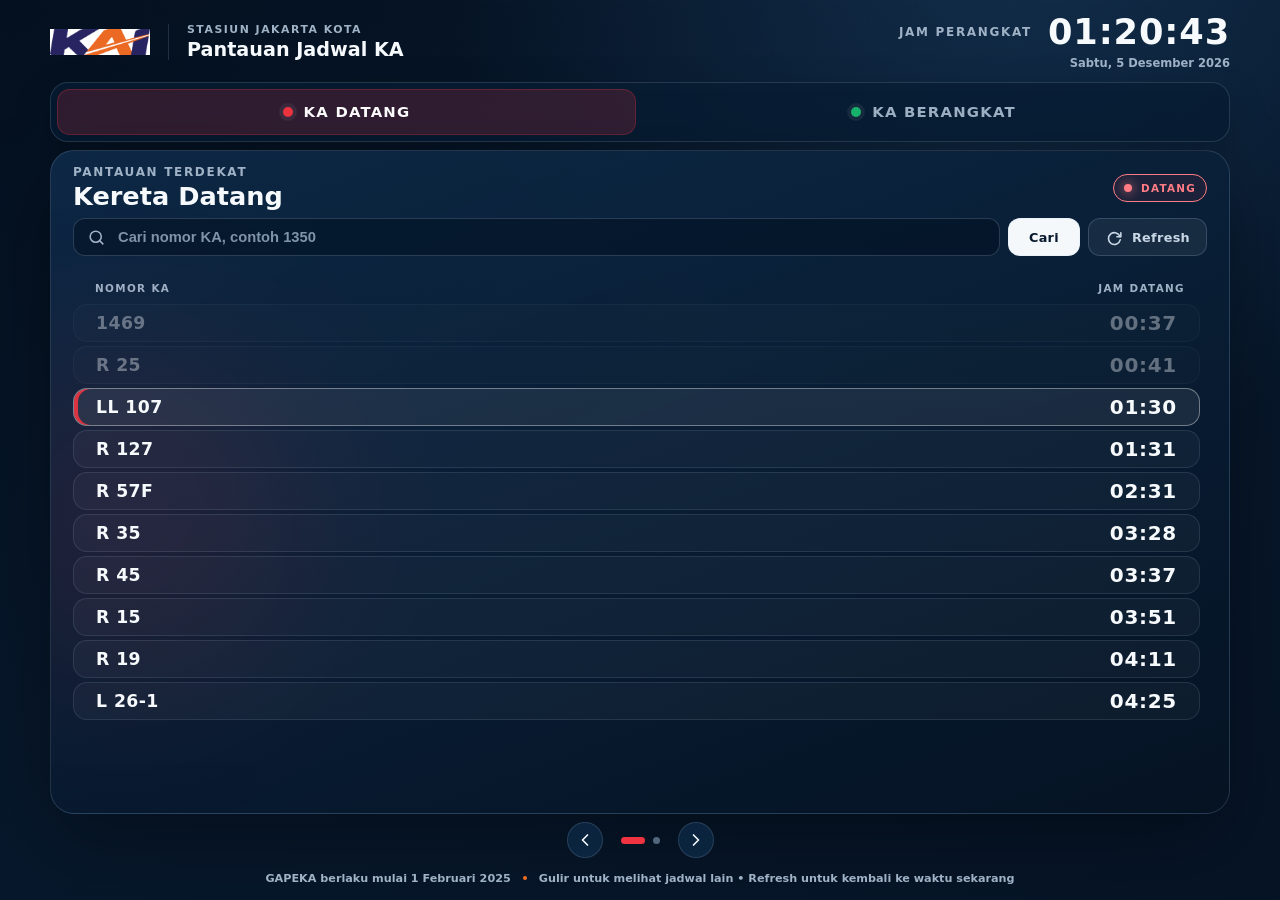
<file: aplikasi/pantauan-jadwal-ka-jakk/index.html>
<!doctype html>
<html lang="id">
<head>
  <meta charset="utf-8">
  <meta name="viewport" content="width=device-width, initial-scale=1">
  <meta name="theme-color" content="#07182c">
  <meta name="description" content="Pantauan otomatis jadwal KA datang dan berangkat Stasiun Jakarta Kota berdasarkan jam perangkat.">
  <title>Pantauan Jadwal KA JAKK</title>
  <link rel="icon" type="image/svg+xml" href="data:image/svg+xml,%3Csvg xmlns='http://www.w3.org/2000/svg' viewBox='0 0 32 32'%3E%3Crect width='32' height='32' rx='7' fill='%2307182c'/%3E%3Cpath d='M9 5v22M23 5v22M9 10h14M9 16h14M9 22h14' stroke='%23fff' stroke-width='2.4'/%3E%3Cpath d='m20 5 7 6' stroke='%23f36f21' stroke-width='3'/%3E%3C/svg%3E">
  <link rel="stylesheet" href="style.css">
  <script defer src="schedule-data.js"></script>
  <script defer src="app.js"></script>
</head>
<body data-mode="arrival">
  <div class="page-shell">
    <header class="topbar">
      <div class="brand-block">
        <img class="kai-logo" src="assets/kai-logo.png" width="138" height="37" alt="KAI">
        <span class="brand-divider" aria-hidden="true"></span>
        <div>
          <p class="eyebrow">STASIUN JAKARTA KOTA</p>
          <h1>Pantauan Jadwal KA</h1>
        </div>
      </div>

      <div class="device-time" aria-label="Waktu perangkat saat ini">
        <span class="time-label">JAM PERANGKAT</span>
        <time id="live-clock" class="live-clock">--:--:--</time>
        <span id="live-date" class="live-date">Memuat tanggal…</span>
      </div>
    </header>

    <main class="monitor" aria-label="Pantauan jadwal kereta Jakarta Kota">
      <nav class="mode-tabs" role="tablist" aria-label="Pilih jenis jadwal">
        <button id="tab-arrival" class="mode-tab arrival-tab" type="button" role="tab" aria-selected="true" aria-controls="slide-arrival" data-target="arrival">
          <span class="mode-dot" aria-hidden="true"></span>
          <span>KA DATANG</span>
        </button>
        <button id="tab-departure" class="mode-tab departure-tab" type="button" role="tab" aria-selected="false" aria-controls="slide-departure" data-target="departure" tabindex="-1">
          <span class="mode-dot" aria-hidden="true"></span>
          <span>KA BERANGKAT</span>
        </button>
      </nav>

      <div id="slides" class="slides" aria-live="off">
        <div id="slides-track" class="slides-track">
          <section id="slide-arrival" class="schedule-slide arrival-slide" role="tabpanel" aria-labelledby="tab-arrival">
            <div class="panel-heading">
              <div>
                <p class="panel-kicker">PANTAUAN TERDEKAT</p>
                <h2>Kereta Datang</h2>
              </div>
              <div class="signal arrival-signal" aria-label="Penanda datang berwarna merah"><span></span>DATANG</div>
            </div>
            <div class="schedule-toolbar">
              <form id="arrival-search-form" class="schedule-tools" role="search">
                <label class="search-box" for="arrival-search">
                  <svg viewBox="0 0 24 24" aria-hidden="true"><circle cx="11" cy="11" r="7"></circle><path d="m20 20-4-4"></path></svg>
                  <span class="sr-only">Cari nomor KA datang</span>
                  <input id="arrival-search" type="search" list="arrival-suggestions" inputmode="search" autocomplete="off" spellcheck="false" placeholder="Cari nomor KA, contoh 1350" aria-describedby="arrival-search-feedback">
                  <datalist id="arrival-suggestions"></datalist>
                </label>
                <button class="tool-button search-button" type="submit">Cari</button>
                <button id="arrival-refresh" class="tool-button refresh-button" type="button" title="Kembali ke jadwal saat ini">
                  <svg viewBox="0 0 24 24" aria-hidden="true"><path d="M20 6v5h-5"></path><path d="M19 11a7.5 7.5 0 1 0 .2 4"></path></svg>
                  <span>Refresh</span>
                </button>
              </form>
              <p id="arrival-search-feedback" class="search-feedback" aria-live="polite"></p>
            </div>
            <div class="column-headings" aria-hidden="true"><span>NOMOR KA</span><span>JAM DATANG</span></div>
            <ol id="arrival-list" class="schedule-list" tabindex="0" aria-label="Seluruh jadwal kereta datang; 10 baris terlihat dan daftar dapat digulir"></ol>
          </section>

          <section id="slide-departure" class="schedule-slide departure-slide" role="tabpanel" aria-labelledby="tab-departure" aria-hidden="true">
            <div class="panel-heading">
              <div>
                <p class="panel-kicker">PANTAUAN TERDEKAT</p>
                <h2>Kereta Berangkat</h2>
              </div>
              <div class="signal departure-signal" aria-label="Penanda berangkat berwarna hijau"><span></span>BERANGKAT</div>
            </div>
            <div class="schedule-toolbar">
              <form id="departure-search-form" class="schedule-tools" role="search">
                <label class="search-box" for="departure-search">
                  <svg viewBox="0 0 24 24" aria-hidden="true"><circle cx="11" cy="11" r="7"></circle><path d="m20 20-4-4"></path></svg>
                  <span class="sr-only">Cari nomor KA berangkat</span>
                  <input id="departure-search" type="search" list="departure-suggestions" inputmode="search" autocomplete="off" spellcheck="false" placeholder="Cari nomor KA, contoh 1350" aria-describedby="departure-search-feedback">
                  <datalist id="departure-suggestions"></datalist>
                </label>
                <button class="tool-button search-button" type="submit">Cari</button>
                <button id="departure-refresh" class="tool-button refresh-button" type="button" title="Kembali ke jadwal saat ini">
                  <svg viewBox="0 0 24 24" aria-hidden="true"><path d="M20 6v5h-5"></path><path d="M19 11a7.5 7.5 0 1 0 .2 4"></path></svg>
                  <span>Refresh</span>
                </button>
              </form>
              <p id="departure-search-feedback" class="search-feedback" aria-live="polite"></p>
            </div>
            <div class="column-headings" aria-hidden="true"><span>NOMOR KA</span><span>JAM BERANGKAT</span></div>
            <ol id="departure-list" class="schedule-list" tabindex="0" aria-label="Seluruh jadwal kereta berangkat; 10 baris terlihat dan daftar dapat digulir"></ol>
          </section>
        </div>
      </div>

      <div class="slide-controls" aria-label="Kontrol slide">
        <button id="previous-slide" class="slide-arrow" type="button" aria-label="Tampilkan slide sebelumnya">
          <svg viewBox="0 0 24 24" aria-hidden="true"><path d="m15 18-6-6 6-6"></path></svg>
        </button>
        <div class="slide-dots" aria-hidden="true"><span class="active"></span><span></span></div>
        <button id="next-slide" class="slide-arrow" type="button" aria-label="Tampilkan slide berikutnya">
          <svg viewBox="0 0 24 24" aria-hidden="true"><path d="m9 18 6-6-6-6"></path></svg>
        </button>
      </div>
    </main>

    <footer class="footer-bar">
      <span>GAPEKA berlaku mulai 1 Februari 2025</span>
      <span class="footer-separator" aria-hidden="true"></span>
      <span>Gulir untuk melihat jadwal lain • Refresh untuk kembali ke waktu sekarang</span>
    </footer>
  </div>

  <p id="status-announcement" class="sr-only" aria-live="assertive"></p>
  <noscript><div class="noscript">Aktifkan JavaScript agar jadwal dapat mengikuti jam perangkat.</div></noscript>
</body>
</html>
</file>
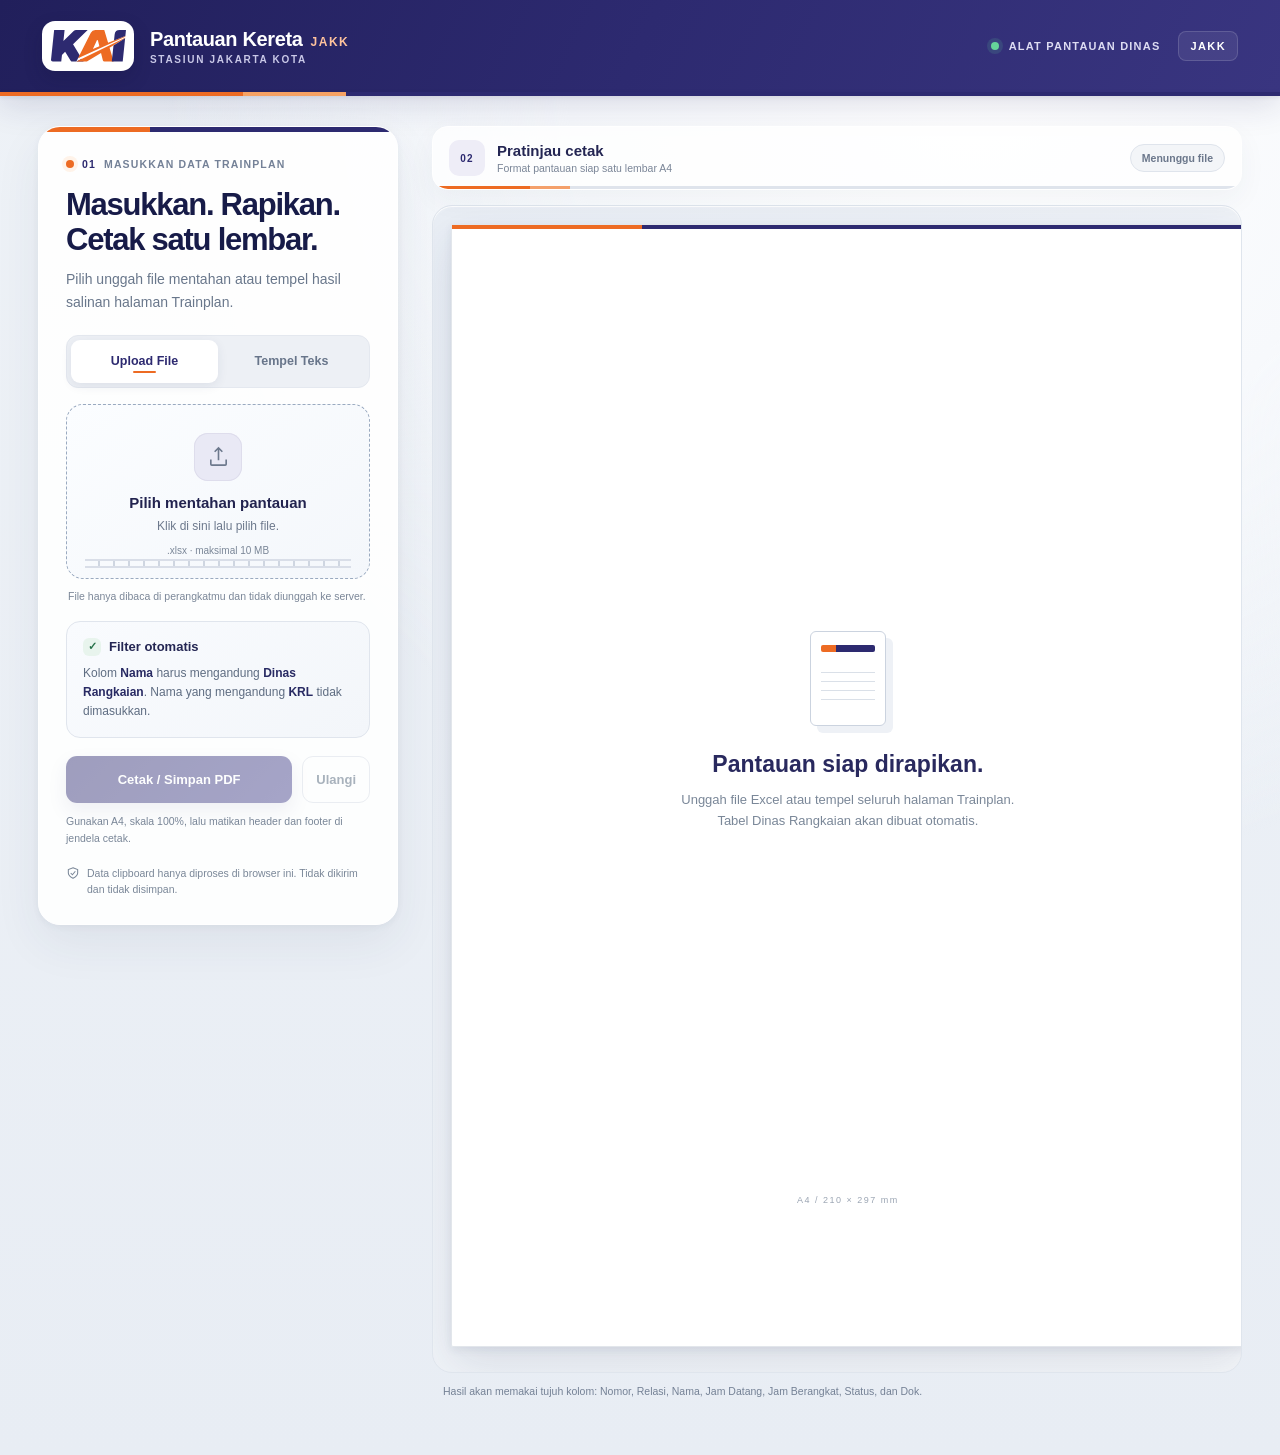
<file: aplikasi/pantauan-kereta-rolink/index.html>
<!doctype html>
<html lang="id">
<head>
  <meta charset="utf-8">
  <meta name="viewport" content="width=device-width, initial-scale=1">
  <meta name="theme-color" content="#2d2a70">
  <meta name="description" content="Unggah file Excel atau tempel salinan Trainplan, lalu buat pantauan Dinas Rangkaian non-KRL yang rapi dan siap cetak A4.">
  <title>Pantauan Kereta JAKK</title>
  <link rel="icon" type="image/svg+xml" href="data:image/svg+xml,%3Csvg xmlns='http://www.w3.org/2000/svg' viewBox='0 0 64 64'%3E%3Crect x='1' y='1' width='62' height='62' rx='14' fill='white' stroke='%23dfe3ec' stroke-width='2'/%3E%3Cg transform='translate(5 20.5) scale(.1832)'%3E%3Cpath fill='%232d2a70' d='M99.58 124.22h28.56l-6.55-10.77Zm16.67-19.53L86.56 55.91 144.12 0H98.65a13.65 13.65 0 0 0-9.54 3.88L48.79 43.28 53.33 0H12.27L0 116.81a6.71 6.71 0 0 0 6.68 7.42h33.6L43.07 98 55.45 86l21.78 34.43a8.13 8.13 0 0 0 6.87 3.78H99.58l7.81-15.57Z'/%3E%3Cpath fill='%23ed6b23' d='m141 124.22 55.61-33.81 7.08 28.71a6.71 6.71 0 0 0 6.52 5.11h36L230.13 70l61.24-37.24.26-2.5-192 93.95Zm83.38-73.65L209.37 0H174a19.52 19.52 0 0 0-17.45 10.77L106 111.37 292 26.52l.29-2.85ZM164.6 74.24 177 48l3.27-7.25a2.23 2.23 0 0 1 4.19.38l5.67 23Z'/%3E%3Cpath fill='%232d2a70' d='M269.53 0a19.52 19.52 0 0 0-19.41 17.49l-2.5 23.88 44.69-17.7L294.74 0Zm-30.6 124.22h43l9.42-91.45-45.75 27.84Z'/%3E%3C/g%3E%3C/svg%3E">
  <link rel="apple-touch-icon" href="[data-uri]">
  <link rel="icon" type="image/png" sizes="192x192" href="[data-uri]">
  <link rel="icon" type="image/png" sizes="512x512" href="[data-uri]">
  <link rel="stylesheet" href="style.css">
</head>
<body data-printable="false">
  <a class="skip-link no-print" href="#input-methods">Langsung ke pilihan input</a>
  <header class="topbar no-print">
    <div class="brand">
      <span class="kai-logo-shell" aria-label="KAI">
        <svg class="kai-logo" viewBox="0 0 294.74 124.22" role="img" aria-label="Logo KAI"><path fill="#2d2a70" d="M99.58 124.22h28.56l-6.55-10.77Zm16.67-19.53L86.56 55.91 144.12 0H98.65a13.65 13.65 0 0 0-9.54 3.88L48.79 43.28 53.33 0H12.27L0 116.81a6.71 6.71 0 0 0 6.68 7.42h33.6L43.07 98 55.45 86l21.78 34.43a8.13 8.13 0 0 0 6.87 3.78H99.58l7.81-15.57Z"/><path fill="#ed6b23" d="m141 124.22 55.61-33.81 7.08 28.71a6.71 6.71 0 0 0 6.52 5.11h36L230.13 70l61.24-37.24.26-2.5-192 93.95Zm83.38-73.65L209.37 0H174a19.52 19.52 0 0 0-17.45 10.77L106 111.37 292 26.52l.29-2.85ZM164.6 74.24 177 48l3.27-7.25a2.23 2.23 0 0 1 4.19.38l5.67 23Z"/><path fill="#2d2a70" d="M269.53 0a19.52 19.52 0 0 0-19.41 17.49l-2.5 23.88 44.69-17.7L294.74 0Zm-30.6 124.22h43l9.42-91.45-45.75 27.84Z"/></svg>
      </span>
      <div class="brand-copy"><strong>Pantauan Kereta <em>JAKK</em></strong><small>STASIUN JAKARTA KOTA</small></div>
    </div>
    <div class="top-status"><span class="system-dot" aria-hidden="true"></span><span>ALAT PANTAUAN DINAS</span><span class="station-code">JAKK</span></div>
  </header>
  <main class="workspace">
    <aside class="controls no-print">
      <div class="eyebrow">01 <span>MASUKKAN DATA TRAINPLAN</span></div>
      <h1>Masukkan. Rapikan.<br>Cetak satu lembar.</h1>
      <p class="intro">Pilih unggah file mentahan atau tempel hasil salinan halaman Trainplan.</p>
      <div id="input-methods" class="input-tabs" role="tablist" aria-label="Cara memasukkan data">
        <button id="file-tab" class="input-tab active" type="button" role="tab" aria-selected="true" aria-controls="file-panel">Upload File</button>
        <button id="text-tab" class="input-tab" type="button" role="tab" aria-selected="false" aria-controls="text-panel">Tempel Teks</button>
      </div>
      <section id="file-panel" class="input-panel" role="tabpanel" aria-labelledby="file-tab">
        <label id="file-zone" class="file-zone" for="file-input">
          <span class="paste-icon" aria-hidden="true"><svg width="23" height="23" viewBox="0 0 24 24" fill="none" stroke="currentColor" stroke-width="1.7"><path d="M12 16V3m-4 4 4-4 4 4M4 15v5a1 1 0 0 0 1 1h14a1 1 0 0 0 1-1v-5"/></svg></span>
          <strong id="file-title">Pilih mentahan pantauan</strong>
          <span>Klik di sini lalu pilih file.</span>
          <small>.xlsx · maksimal 10 MB</small>
          <input id="file-input" type="file" accept=".xlsx,application/vnd.openxmlformats-officedocument.spreadsheetml.sheet" aria-label="Pilih file Excel mentahan pantauan">
        </label>
        <div id="file-name" class="file-name" hidden></div>
        <p class="mode-note">File hanya dibaca di perangkatmu dan tidak diunggah ke server.</p>
      </section>
      <section id="text-panel" class="input-panel" role="tabpanel" aria-labelledby="text-tab" hidden>
        <ol class="steps">
          <li>Di halaman pantauan Trainplan, tekan <strong>Ctrl+A</strong>.</li>
          <li>Salin seluruh halaman dengan <strong>Ctrl+C</strong>.</li>
          <li>Kembali ke sini, klik kotak lalu tekan <strong>Ctrl+V</strong>.</li>
        </ol>
        <div id="paste-zone" class="paste-zone" tabindex="0" role="button" aria-label="Klik lalu tempel hasil salinan Trainplan dengan Control V" aria-busy="false">
          <span class="paste-icon" aria-hidden="true"><svg width="23" height="23" viewBox="0 0 24 24" fill="none" stroke="currentColor" stroke-width="1.7"><path d="M9 5V3h6v2M8 5h8a2 2 0 0 1 2 2v14H6V7a2 2 0 0 1 2-2Z"/><path d="M9 10h6M9 14h6M9 18h4"/></svg></span>
          <strong id="paste-title">Klik lalu tekan <kbd>Ctrl</kbd> + <kbd>V</kbd></strong>
          <span id="paste-subtitle">Tempel hasil Ctrl+A dan Ctrl+C<br>dari halaman pantauan Trainplan.</span>
        </div>
      </section>
      <div id="error" class="message error" role="alert" hidden></div>
      <div id="success" class="message success" role="status" hidden></div>
      <div class="filter-card">
        <div class="filter-title"><span class="tick">✓</span>Filter otomatis</div>
        <p>Kolom <strong>Nama</strong> harus mengandung <strong>Dinas Rangkaian</strong>. Nama yang mengandung <strong>KRL</strong> tidak dimasukkan.</p>
      </div>
      <dl id="counts" class="counts" hidden>
        <div><dt>Baris KA terbaca</dt><dd id="total-count">0</dd></div>
        <div><dt>Dinas Rangkaian KRL</dt><dd id="krl-count">0</dd></div>
        <div><dt>KA lainnya</dt><dd id="other-count">0</dd></div>
        <div class="count-result"><dt>Masuk pantauan</dt><dd id="selected-count">0</dd></div>
      </dl>
      <div id="auto-date" class="auto-date" hidden><span>TANGGAL OTOMATIS</span><strong id="date-label"></strong><small id="date-source"></small></div>
      <div class="actions">
        <button id="print-button" class="primary" disabled>Cetak / Simpan PDF</button>
        <button id="reset-button" class="secondary" disabled>Ulangi</button>
      </div>
      <p class="print-help">Gunakan A4, skala 100%, lalu matikan header dan footer di jendela cetak.</p>
      <p class="privacy"><svg width="14" height="14" viewBox="0 0 24 24" fill="none" stroke="currentColor" stroke-width="1.8" aria-hidden="true"><path d="m12 3 8 3v6c0 5-8 9-8 9s-8-4-8-9V6z"/><path d="m8 12 3 3 5-6"/></svg>Data clipboard hanya diproses di browser ini. Tidak dikirim dan tidak disimpan.</p>
    </aside>
    <section class="preview" aria-label="Pratinjau cetak">
      <div class="preview-head no-print"><div><span class="eyebrow">02</span><div class="preview-copy"><h2>Pratinjau cetak</h2><p>Format pantauan siap satu lembar A4</p></div></div><span id="page-status" class="status">Menunggu file</span></div>
      <div id="warning" class="message warning no-print" hidden></div>
      <div class="paper-scroll">
        <article class="paper">
          <div id="empty" class="empty no-print"><div class="empty-sheet" aria-hidden="true"><b></b><i></i><i></i><i></i><i></i></div><h3>Pantauan siap dirapikan.</h3><p>Unggah file Excel atau tempel seluruh halaman Trainplan.<br>Tabel Dinas Rangkaian akan dibuat otomatis.</p><span class="paper-tag">A4 / 210 × 297 mm</span></div>
          <div id="report" class="report" hidden>
            <h2 id="report-title"></h2>
            <table aria-label="Pantauan Dinas Rangkaian non-KRL">
              <colgroup><col style="width:9.5%"><col style="width:10.5%"><col style="width:31.5%"><col style="width:11%"><col style="width:12%"><col style="width:7%"><col style="width:18.5%"></colgroup>
              <thead><tr><th>Nomor</th><th>Relasi</th><th>Nama</th><th>Jam<br>Datang</th><th>Jam<br>Berangkat</th><th>Status</th><th>Dok</th></tr></thead>
              <tbody id="report-body"></tbody>
            </table>
            <div class="report-foot"><span id="report-summary"></span><span id="report-page">1 / 1</span></div>
          </div>
        </article>
      </div>
      <p id="caption" class="caption no-print">Hasil akan memakai tujuh kolom: Nomor, Relasi, Nama, Jam Datang, Jam Berangkat, Status, dan Dok.</p>
    </section>
  </main>
  <div id="print-blocked">Pantauan belum siap dicetak. Kembali ke halaman dan tempel data Trainplan lebih dahulu.</div>
  <noscript><div class="no-script">Aktifkan JavaScript agar data Trainplan dapat diproses.</div></noscript>
  <script src="app.js" defer></script>
</body>
</html>
</file>
<file: style.css>
:root{--navy:#112941;--ink:#182b42;--muted:#627185;--orange:#fa8d3c;--line:#e0e6ed;--paper:#f7f9fc}*{box-sizing:border-box}html{scroll-behavior:smooth;scroll-padding-top:30px}body{margin:0;background:#fff;color:var(--ink);font-family:Arial,Helvetica,sans-serif;line-height:1.6}a{color:inherit;text-decoration:none}button{font:inherit}button,a{-webkit-tap-highlight-color:transparent}a:focus-visible,button:focus-visible{outline:3px solid var(--orange);outline-offset:5px}.container{width:min(1160px,calc(100% - 64px));margin:auto}.skip-link{position:fixed;top:-80px;left:20px;background:#fff;color:var(--ink);padding:12px;z-index:99}.skip-link:focus{top:10px}.header{background:var(--navy);color:#fff;border-bottom:1px solid #ffffff17}.header-inner{height:90px;display:flex;align-items:center;justify-content:space-between;gap:28px}.brand{display:flex;align-items:center;gap:12px;line-height:1.2}.brand-icon{width:42px;height:42px}.brand strong{font-size:18px;letter-spacing:.6px}.brand-dot{color:var(--orange)}.brand small{display:block;font-size:9px;letter-spacing:2.4px;margin-top:6px;color:#adbccd}nav{display:flex;gap:32px;font-size:14px}nav a{color:#cfdae4}nav a:hover{color:#fff}.clock{text-align:right;position:relative;padding-left:18px;line-height:1.3}.clock time{font-size:15px;letter-spacing:1px;font-variant-numeric:tabular-nums}.clock small{display:block;color:#9cb0c6;font-size:10px;margin-top:5px}.clock-dot{position:absolute;left:0;top:6px;height:6px;width:6px;background:#7fcab2;border-radius:50%}.hero{background:var(--navy);position:relative;overflow:hidden;isolation:isolate;color:#fff}.hero-picture{position:absolute;inset:0 0 0 24%;z-index:-3;background-image:url('assets/jakk-siang.webp');background-size:cover;background-position:center}.hero-picture.night{background-image:url('assets/jakk-malam.webp')}.hero-shade{position:absolute;inset:0;z-index:-2;background:linear-gradient(90deg,#112941 0%,#112941 19%,#112941f2 31%,#1129419a 43%,#11294113 66%,#11294112),linear-gradient(0deg,#11294178,transparent 35%)}.hero-inner{min-height:565px;position:relative;display:flex;align-items:center;padding-top:36px;padding-bottom:48px}.hero-copy{max-width:450px}.eyebrow{font-size:10px;letter-spacing:2.1px;font-weight:700;margin:0 0 23px;display:flex;align-items:center;gap:10px;color:#c4d2e1}.eyebrow>span{height:5px;width:21px;background:var(--orange)}h1{font-size:72px;line-height:1.02;letter-spacing:-3px;margin:0 0 24px;font-weight:750}h1 span{color:var(--orange)}.hero-description{max-width:360px;color:#d2dce7;font-size:16px;line-height:1.75;margin:0 0 30px}.primary-button{background:var(--orange);color:#142638;display:inline-flex;gap:34px;align-items:center;font-size:13px;font-weight:700;padding:15px 22px;border-radius:6px;transition:background .2s,transform .2s}.primary-button:hover{background:#ffad70;transform:translateY(-2px)}.primary-button span{font-size:20px;line-height:1}.hero-meta{display:flex;align-items:center;gap:12px;font-size:10px;letter-spacing:.4px;color:#aec0d2;margin-top:34px}.hero-meta>span{font-weight:700;color:#fff}.hero-meta i{height:3px;width:3px;background:#8499b0;border-radius:50%}.scene-switch{position:absolute;bottom:31px;right:0;display:flex;gap:3px;background:#112941;padding:4px;border:1px solid #ffffff30;border-radius:8px}.scene-switch button{color:#c6d3df;background:none;border:0;border-radius:5px;padding:6px 14px;cursor:pointer;font-size:11px;display:flex;align-items:center;gap:7px}.scene-switch button[aria-pressed=true]{background:#fff;color:#142941}.scene-switch button span{font-size:16px}.photo-label{position:absolute;right:0;top:28px;color:#fff;font-size:9px;letter-spacing:2px;text-shadow:0 1px 8px #000}.photo-label span{color:#ffd0ae;margin-right:10px}.hero-line{height:4px;background:linear-gradient(90deg,var(--orange) 0%,var(--orange) 24%,#e8edf3 24%,#e8edf3 26%,#233e58 26%)}.apps-section{padding-top:62px;padding-bottom:66px}.section-heading{display:flex;justify-content:space-between;align-items:center;gap:20px;margin-bottom:28px}.eyebrow.dark{color:#687d93;margin-bottom:10px}h2{margin:0;font-size:32px;line-height:1.2;letter-spacing:-.8px}.section-heading p:not(.eyebrow){margin:10px 0 0;font-size:14px;color:var(--muted)}.count{display:flex;align-items:center;gap:10px;color:var(--muted);font-size:11px}.count b{padding:5px 10px;font-weight:600;border:1px solid var(--line);border-radius:5px;font-variant-numeric:tabular-nums;color:var(--ink);font-size:14px}.app-grid{display:grid;grid-template-columns:repeat(3,1fr);gap:19px}.app-card{display:flex;flex-direction:column;min-height:267px;padding:25px 25px 0;border:1px solid var(--line);border-radius:10px;background:#fff;transition:border-color .2s,transform .2s,box-shadow .2s}.app-card:hover{border-color:#b8c8da;transform:translateY(-3px);box-shadow:0 9px 24px #1228410a}.card-top{display:flex;align-items:center;justify-content:space-between;margin-bottom:20px}.app-icon{width:43px;height:43px;border-radius:9px;background:#eef3f8;display:flex;align-items:center;justify-content:center;color:#355473}.app-icon svg{width:23px;height:23px}.app-card:nth-child(2) .app-icon,.app-card:nth-child(5) .app-icon{background:#fff2e8;color:#c77a3c}.card-number{font-size:10px;color:#8493a6;letter-spacing:1px}.app-card h3{font-size:14px;line-height:1.4;letter-spacing:.2px;margin:0 0 10px}.app-card p{font-size:12px;line-height:1.8;color:var(--muted);margin:0 0 22px;max-width:285px}.card-link{margin-top:auto;padding:13px 0;display:flex;align-items:center;justify-content:space-between;border-top:1px solid #edf0f5;font-size:11px;font-weight:700}.card-link span:first-child{color:#728399;font-size:10px;font-weight:400}.card-link span:last-child{display:flex;gap:10px;align-items:center}.card-link b{font-size:17px;font-weight:400;color:#e58238}.about-wrap{background:var(--paper);border-top:1px solid #edf1f5;padding:64px 0}.about{display:grid;grid-template-columns:1fr 1fr;gap:64px;align-items:center}.about-visual{position:relative;border-radius:12px;min-height:405px;background:url('assets/jakk-malam.webp') center/cover;overflow:hidden}.about-visual:after{content:'';position:absolute;inset:0;background:linear-gradient(0deg,#112941ee,transparent 60%)}.visual-caption{position:absolute;left:26px;bottom:25px;z-index:1;color:#fff}.visual-caption span{display:block;font-size:8px;letter-spacing:1.8px;color:#d6e0ea;margin-bottom:6px}.visual-caption strong{font-size:22px;letter-spacing:-.4px}.about-copy h2{font-size:34px;margin-bottom:20px}.about-copy p:not(.eyebrow){font-size:13px;color:var(--muted);line-height:1.85;margin:0 0 15px}.about-copy p strong{color:#35475d;font-weight:600}.about-facts{display:flex;justify-content:space-between;gap:20px;border-top:1px solid #dde4ec;padding-top:20px;margin-top:23px}.about-facts strong{font-size:18px;display:block}.about-facts span{font-size:9px;display:block;color:var(--muted);margin-top:3px}.source-link{display:inline-flex;gap:16px;font-size:10px;color:#51687f;margin-top:22px;text-decoration:underline;text-underline-offset:4px}.source-link:hover{color:#17334e}footer{background:var(--navy);color:#fff;padding:31px 0}.footer-inner{display:flex;justify-content:space-between;align-items:center;gap:20px}.footer-inner strong{font-size:13px;letter-spacing:1px}.footer-inner p{font-size:10px;color:#adbdcf;margin:5px 0 0}.footer-inner>a{font-size:11px;color:#c5d2e1;display:flex;gap:15px}
@media(min-width:1500px){.hero-picture{background-position:center 45%}.hero-inner{min-height:630px}}
@media(max-width:980px){.container{width:calc(100% - 44px)}.clock{display:none}.hero-picture{left:15%}.hero-shade{background:linear-gradient(90deg,#112941 0%,#112941ed 30%,#11294181 55%,#11294122)}h1{font-size:62px}.hero-copy{max-width:390px}.hero-inner{min-height:510px}.app-grid{grid-template-columns:repeat(2,1fr)}.about{gap:34px}.about-visual{min-height:445px}.about-facts{gap:10px}.about-facts strong{font-size:16px}}
@media(max-width:600px){.container{width:calc(100% - 36px)}.header-inner{height:76px;gap:10px}.brand{gap:7px}.brand-icon{height:31px;width:31px}.brand strong{font-size:13px;letter-spacing:.1px}.brand small{font-size:7px;letter-spacing:1.3px;margin-top:5px}nav{gap:14px;font-size:10px}nav a:last-child{display:none}.hero-inner{min-height:565px;padding-top:27px;padding-bottom:77px;align-items:flex-end}.hero-picture{left:0;background-position:43% center}.hero-shade{background:linear-gradient(0deg,#112941 0%,#112941f0 22%,#112941c7 50%,#11294112 89%)}.hero-copy{max-width:350px}.eyebrow{font-size:8px;letter-spacing:1.8px;margin-bottom:16px}h1{font-size:54px;letter-spacing:-2px;margin-bottom:17px}.hero-description{font-size:13px;max-width:290px;line-height:1.7;margin-bottom:22px}.primary-button{font-size:11px;padding:12px 17px}.hero-meta{margin-top:18px;font-size:9px}.scene-switch{bottom:18px}.photo-label{top:18px;font-size:7px}.apps-section{padding-top:39px;padding-bottom:39px}h2{font-size:26px}.section-heading{margin-bottom:21px;align-items:flex-end}.section-heading p:not(.eyebrow){font-size:12px}.count{font-size:9px;gap:6px}.count b{font-size:12px;padding:3px 7px}.app-grid{grid-template-columns:1fr;gap:13px}.app-card{min-height:218px;padding:20px 20px 0}.card-top{margin-bottom:16px}.app-card p{max-width:none;font-size:12px;margin-bottom:17px}.app-card h3{font-size:13px}.card-link{padding:12px 0}.about-wrap{padding:37px 0}.about{grid-template-columns:1fr;gap:27px}.about-visual{min-height:300px;background-position:center}.about-copy h2{font-size:29px}.about-facts{justify-content:flex-start;gap:34px}.about-facts strong{font-size:17px}.footer-inner strong{font-size:11px}.footer-inner>a{font-size:9px}footer{padding:23px 0}}
@media(prefers-reduced-motion:reduce){html{scroll-behavior:auto}*,*:before,*:after{transition:none!important}}
</file>
<file: aplikasi/form-langsir-kertas-tiket/style.css>
:root{--navy:#172b51;--navy2:#203d70;--orange:#ed641f;--ink:#17243c;--muted:#69768a;--line:#dce3ed;--bg:#f3f6fa;--white:#fff;--green:#237a4b;--green-bg:#ebf7f0;font-family:Arial,Helvetica,sans-serif;color:var(--ink);background:var(--bg)}*{box-sizing:border-box}body{margin:0}button,input,select{font:inherit}button{cursor:pointer;border:0}[hidden]{display:none!important}.topbar{height:82px;background:#fff;border-bottom:1px solid var(--line);display:flex;align-items:center;justify-content:space-between;padding:0 max(24px,calc((100vw - 1160px)/2))}.brand{display:flex;gap:18px;align-items:center;font-weight:800;letter-spacing:.07em}.brand img{width:63px}.brand small{display:block;font-weight:400;font-size:10px;color:var(--muted);margin-top:5px;letter-spacing:.12em}.offline{font-size:11px;color:var(--muted);letter-spacing:.12em}main{max-width:1160px;margin:auto;padding:44px 24px 90px}.eyebrow{font-size:11px;font-weight:800;letter-spacing:.16em;color:var(--orange);margin:0 0 8px}h1{font-size:38px;letter-spacing:-1.1px;margin:0}h2{margin:0;font-size:22px}p{color:var(--muted)}.lead{font-size:17px;margin:12px 0 32px}.shift-options{display:grid;grid-template-columns:repeat(3,1fr);gap:18px}.shift-option{min-height:190px;background:var(--white);border:1px solid var(--line);border-radius:14px;padding:28px;text-align:left;color:var(--ink);display:flex;flex-direction:column;transition:.16s transform,.16s box-shadow}.shift-option:hover{transform:translateY(-3px);box-shadow:0 12px 30px #17305a13}.shift-option>span{width:38px;height:38px;border-radius:50%;background:#fff3eb;color:var(--orange);display:grid;place-items:center;font-size:12px;font-weight:bold;margin-bottom:35px}.shift-option b{font-size:28px}.shift-option small{color:var(--muted);margin-top:8px}.workspace-head{display:grid;grid-template-columns:160px 1fr 210px;align-items:end;gap:24px;margin-bottom:28px}.back,.ghost{background:#fff;border:1px solid var(--line);color:var(--ink);border-radius:7px;padding:11px 15px;font-weight:600}.back{justify-self:start}.date-field,.staff-grid label{font-size:13px;font-weight:700;color:#48566d}.date-field input,.staff-grid input,select{display:block;width:100%;margin-top:8px;border:1px solid #cbd5e2;border-radius:7px;padding:11px;background:#fff;color:var(--ink)}.staff-card{background:#fff;border:1px solid var(--line);border-radius:10px;margin-bottom:22px}.staff-card summary{padding:17px 20px;cursor:pointer;font-weight:700}.staff-card summary span{color:var(--muted);font-size:12px;font-weight:400;margin-left:8px}.staff-grid{padding:2px 20px 20px;display:grid;grid-template-columns:repeat(3,1fr);gap:13px}.type-tabs{display:grid;grid-template-columns:1fr 1fr;gap:14px;margin-bottom:22px}.type-tabs button{background:#fff;border:1px solid var(--line);border-radius:10px;padding:18px 20px;color:var(--ink);display:grid;grid-template-columns:42px 1fr;grid-template-rows:1fr 1fr;text-align:left;column-gap:13px}.type-tabs b{grid-row:1/3;width:42px;height:42px;display:grid;place-items:center;border-radius:8px;background:#eef2f7;color:var(--navy);font-size:20px}.type-tabs span{font-weight:700}.type-tabs small{color:var(--muted);margin-top:4px}.type-tabs .active{background:var(--navy);color:#fff;border-color:var(--navy)}.type-tabs .active b{background:var(--orange);color:#fff}.type-tabs .active small{color:#c7d2e4}.toolbar{display:flex;justify-content:space-between;align-items:center;margin:27px 0 14px}.toolbar p{margin:6px 0 0;font-size:13px}.toolbar-actions{display:flex;gap:10px}.primary{background:var(--orange);color:#fff;padding:12px 17px;border-radius:7px;font-weight:700}.train-list{display:grid;gap:10px}.train-row{background:#fff;border:1px solid var(--line);border-radius:9px;display:grid;grid-template-columns:100px 1fr 150px;align-items:center;padding:16px 18px;gap:18px}.train-code{font-size:21px;color:var(--navy)}.route-text{font-size:14px;color:var(--muted)}.route-text b{color:var(--green);display:block;margin-bottom:4px}.edit-route{border:1px solid var(--line);background:#fff;color:var(--navy);border-radius:6px;padding:10px;font-weight:700}.train-row.saved{border-color:#a9d3ba;background:linear-gradient(90deg,#fff 0,#fff 74%,var(--green-bg) 100%)}.train-row.saved .edit-route{border-color:#8ac0a1;color:var(--green)}.bottom-bar{position:fixed;left:0;right:0;bottom:0;background:#fff;border-top:1px solid var(--line);padding:13px max(24px,calc((100vw - 1160px)/2));display:flex;align-items:center;justify-content:space-between;box-shadow:0 -5px 20px #172b5110;z-index:5}.bottom-bar b,.bottom-bar small{display:block}.bottom-bar small{font-size:11px;color:var(--muted);margin-top:4px}dialog{width:min(760px,calc(100% - 24px));max-height:92vh;border:1px solid var(--line);border-radius:13px;padding:26px;color:var(--ink);box-shadow:0 30px 90px #13264b42}dialog::backdrop{background:#10224499}.dialog-head{display:flex;justify-content:space-between;align-items:flex-start;margin-bottom:18px}.close{width:34px;height:34px;border-radius:50%;background:#eef2f6;font-size:24px;color:var(--muted)}.stage{background:#f8fafc;border:1px solid var(--line);border-radius:9px;padding:18px;margin:14px 0}.stage-head{display:flex;justify-content:space-between;align-items:center;margin-bottom:13px}.stage-head b{color:var(--navy)}.stage-grid{display:grid;grid-template-columns:1fr 1fr;gap:13px}.stage label{font-size:13px;font-weight:700;color:#48566d}.stage-result{white-space:pre-wrap;background:#fff;border:1px solid var(--line);border-radius:7px;padding:13px;margin-top:13px;font-size:13px;line-height:1.6;color:var(--muted)}.stage-result.ready{color:var(--ink)}.stage-result .source-warning{display:block;color:#9a5a11;margin-top:5px}.second-toggle{display:flex;align-items:center;gap:9px;font-size:14px}.second-toggle input{width:18px;height:18px}.dialog-actions{display:grid;grid-template-columns:auto 1fr auto auto;align-items:center;gap:10px;margin-top:22px;padding-top:19px;border-top:1px solid var(--line)}.danger-text{background:transparent;color:#aa3f3f;font-weight:700}.toast{position:fixed;right:24px;bottom:86px;background:var(--navy);color:#fff;padding:14px 18px;border-radius:8px;box-shadow:0 10px 35px #172b513d;z-index:20}.empty-list{padding:50px;text-align:center;color:var(--muted);background:#fff;border:1px solid var(--line);border-radius:10px}@media(max-width:720px){.offline{display:none}main{padding:30px 15px 90px}.shift-options{grid-template-columns:1fr}.shift-option{min-height:auto}.shift-option>span{margin-bottom:18px}.workspace-head{grid-template-columns:1fr 1fr}.workspace-head>div{grid-column:1/3;grid-row:1}.back{grid-column:1}.date-field{grid-column:2}.staff-grid{grid-template-columns:1fr 1fr}.toolbar{align-items:flex-start;gap:15px}.toolbar-actions{flex-direction:column}.train-row{grid-template-columns:78px 1fr}.edit-route{grid-column:1/3}.stage-grid{grid-template-columns:1fr}.dialog-actions{grid-template-columns:1fr 1fr}.dialog-actions span{display:none}.danger-text{grid-column:1/3;justify-self:start}.bottom-bar{padding:11px 15px}}@media(max-width:440px){h1{font-size:31px}.type-tabs button{padding:14px 11px;grid-template-columns:35px 1fr}.type-tabs b{width:35px;height:35px}.staff-grid{grid-template-columns:1fr}.toolbar{display:block}.toolbar-actions{margin-top:14px}.train-row{padding:14px}.bottom-bar small{display:none}}

.route-help{background:#eef3fa;border-radius:7px;padding:11px 13px;font-size:13px;margin:0 0 12px}.stage-grid.three{grid-template-columns:repeat(3,1fr)}.auto-field{display:block;width:100%;margin-top:8px;border:1px solid #cbd5e2;border-radius:7px;padding:11px;background:#edf1f6;color:var(--navy);font-weight:700}@media(max-width:720px){.stage-grid.three{grid-template-columns:1fr}}
.workspace-head{grid-template-columns:160px 1fr 380px}.calendar-fields{display:grid;grid-template-columns:1fr 1.15fr;gap:12px;align-items:start}.date-field small{display:block;margin-top:5px;color:var(--muted);font-size:10px;font-weight:400}@media(max-width:720px){.workspace-head>div:not(.calendar-fields){grid-column:1/3;grid-row:1}.workspace-head>.calendar-fields{grid-column:1/3;grid-row:auto}.calendar-fields .date-field{grid-column:auto}}@media(max-width:440px){.calendar-fields{grid-template-columns:1fr}}
.train-row{grid-template-columns:100px 1fr 170px}.row-actions{display:grid;gap:7px}.row-actions button{width:100%;border-radius:6px;padding:9px;font-weight:700}.single-export{border:1px solid #f0a278;background:#fff7f1;color:#b64b15}@media(max-width:720px){.row-actions{grid-column:1/3;grid-template-columns:1fr 1fr}.row-actions .edit-route{grid-column:auto}}@media(max-width:440px){.row-actions{grid-template-columns:1fr}}

.selection-bar{display:flex;align-items:center;justify-content:space-between;gap:16px;background:#fff;border:1px solid var(--line);border-radius:10px;padding:13px 16px}.select-all-label{display:flex;align-items:center;gap:12px;cursor:pointer}.select-all-label input{width:20px;height:20px;accent-color:var(--orange)}.select-all-label b,.select-all-label small{display:block}.select-all-label small{color:var(--muted);font-size:11px;margin-top:3px}.toolbar{margin-top:20px}.primary:disabled,.ghost:disabled{opacity:.45;cursor:not-allowed}.train-row{grid-template-columns:34px 82px 1fr 130px;gap:14px}.train-row.selected{border-color:#f0a278;box-shadow:inset 4px 0 var(--orange)}.train-row.saved.selected{border-color:#f0a278}.form-check{width:25px;height:25px;display:grid;place-items:center;cursor:pointer}.form-check input{position:absolute;opacity:0;pointer-events:none}.form-check span{width:21px;height:21px;border:2px solid #aeb9c8;border-radius:5px;background:#fff;display:grid;place-items:center}.form-check input:checked+span{background:var(--orange);border-color:var(--orange)}.form-check input:checked+span:after{content:'✓';color:#fff;font-weight:900;font-size:14px}.single-export{display:none}@media(max-width:720px){.train-row{grid-template-columns:34px 72px 1fr}.row-actions{grid-column:2/4;grid-template-columns:1fr}.edit-route{grid-column:auto}}@media(max-width:440px){.selection-bar{align-items:flex-start}.selection-bar .ghost{padding:9px}}
</file>
<file: aplikasi/lapka-manual-jakk/styles.css>
:root{--navy:#202124;--blue:#b84b09;--orange:#f17a32;--ink:#262629;--muted:#686971;--line:#dedfe3;--bg:#f5f5f7;--paper-width:793.7008px;--paper-height:1122.5197px;--paper-scale:1}
*{box-sizing:border-box}html{scroll-behavior:smooth}body{margin:0;background:var(--bg);color:var(--ink);font:16px/1.5 "Segoe UI",Arial,sans-serif}button,input,textarea{font:inherit}button{cursor:pointer}a{color:var(--blue)}[hidden]{display:none!important}button:focus-visible,a:focus-visible,input:focus-visible,textarea:focus-visible{outline:3px solid #f7a15d;outline-offset:2px}input,textarea{width:100%;min-width:0;border:1px solid #c8c9ce;background:#fff;border-radius:8px;padding:10px 12px;color:var(--ink);line-height:1.4}input:focus,textarea:focus{border-color:var(--blue)}textarea{resize:vertical}input[readonly]{background:#f2f2f4;color:#5a5b62}input[aria-invalid=true]{border-color:#b93832}label{display:block;font-size:14px;font-weight:600;margin:15px 0 6px}.topbar{background:#fff;border-bottom:1px solid var(--line);color:var(--ink);display:flex;justify-content:space-between;align-items:center;padding:18px max(24px,calc((100vw - 1460px)/2));gap:20px}.brand{display:flex;align-items:center;gap:16px}.station-logo{display:block;width:78px;height:auto;object-fit:contain;flex-shrink:0}.brand h1{font-size:23px;line-height:1.2;margin:0;font-weight:700;letter-spacing:-.4px}.brand p{margin:4px 0 0;font-size:14px;color:#686971}.date-chip{text-align:right}.date-chip span{display:block;font-size:12px;color:#686971}.date-chip strong{font-size:15px;font-weight:600}.workspace{display:grid;grid-template-columns:minmax(380px,520px) minmax(0,1fr);gap:28px;max-width:1460px;margin:0 auto;padding:26px 24px 60px;align-items:start}.editor-heading{display:flex;align-items:center;justify-content:space-between;margin-bottom:13px}.editor-heading h2{font-size:19px;margin:0}.editor-heading a{font-size:14px;font-weight:600;text-decoration:none}.card{background:#fff;border:1px solid var(--line);border-radius:12px;padding:22px;margin-bottom:16px;box-shadow:0 2px 4px #20212405}.section-heading{display:flex;align-items:center;gap:10px}.section-index{font-size:12px;font-weight:750;color:var(--blue);padding:4px 7px;background:#fff0e6;border-radius:5px}.section-heading h3{font-size:17px;font-weight:650;margin:0}.fields{display:grid;gap:14px}.fields.two{grid-template-columns:1fr 1fr}.hint{font-size:13px;color:var(--muted);line-height:1.5;margin:9px 0 0}.section-hint{margin-bottom:16px}.selected-info{padding:9px 12px;background:#fff4eb;border-left:3px solid var(--blue);border-radius:4px;font-size:14px;margin:10px 0 0}.search-wrap{position:relative}.train-options{position:absolute;top:calc(100% + 5px);z-index:10;background:#fff;box-shadow:0 12px 32px #2021241a;border:1px solid #d0d0d5;border-radius:8px;width:100%;max-height:295px;overflow-y:auto;padding:5px}.train-option{display:block;width:100%;padding:10px 11px;text-align:left;border:0;background:white;border-radius:5px;color:var(--ink)}.train-option:hover,.train-option.active{background:#fff0e6}.train-option span{font-weight:700;display:block;font-size:14px}.train-option small{display:block;font-size:13px;color:var(--muted)}.empty-options{font-size:14px;padding:12px;margin:0;color:var(--muted)}.crew-head,.crew-row{display:grid;grid-template-columns:105px minmax(0,1fr) 92px;gap:9px;align-items:center}.crew-head{font-size:12px;font-weight:600;color:var(--muted);margin-bottom:6px}.crew-row{margin-bottom:9px}.crew-role{font-size:13px;line-height:1.4;font-weight:700}.crew-row label{margin:0}.crew-row input{padding:9px 10px;font-size:14px}.sr-only{position:absolute;width:1px;height:1px;padding:0;margin:-1px;overflow:hidden;clip:rect(0,0,0,0);white-space:nowrap;border:0}.weight-row{display:grid;grid-template-columns:175px 1fr;gap:18px;align-items:end;margin-top:4px}.weight-row .hint{margin-bottom:4px}.with-unit{display:flex;align-items:center;border:1px solid #c8c9ce;border-radius:8px;overflow:hidden}.with-unit input{border:0;border-radius:0}.with-unit span{padding:8px 12px;background:#f2f2f4;font-size:14px;color:var(--muted)}.taspat-row{margin-top:15px}.taspat-label{display:flex;align-items:center;justify-content:space-between;gap:10px;margin-bottom:6px}.taspat-label label{margin:0}.remove-taspat{border:0;background:none;color:#ab3434;font-size:13px;text-decoration:underline;padding:4px}.text-button{border:1px dashed #cacbd1;background:#fafafa;color:var(--blue);border-radius:8px;width:100%;padding:9px;margin-top:10px;font-weight:600;font-size:14px}.text-button:hover{background:#fff0e6}.optional{font-size:12px;color:var(--muted);font-weight:400;margin-left:6px}.card h4{font-size:14px;font-weight:700;margin:20px 0 -6px}.preview-column{position:static;scroll-margin-top:20px;min-width:0}.preview-toolbar{background:#fff;border:1px solid var(--line);border-radius:12px;padding:19px 20px;margin-bottom:16px}.preview-title{display:flex;justify-content:space-between;gap:12px;align-items:center}.eyebrow{font-size:11px;font-weight:700;letter-spacing:1.1px;color:var(--muted)}.preview-title h2{font-size:19px;line-height:1.35;margin:3px 0 0;font-weight:650}.paper-label{font-size:12px;border:1px solid var(--line);padding:4px 9px;border-radius:5px;color:var(--muted)}.document-tabs{display:flex;background:#f0f0f2;border:1px solid var(--line);padding:4px;border-radius:8px;gap:4px;margin:17px 0 14px}.document-tabs button{flex:1;border:0;background:transparent;color:var(--muted);padding:9px 12px;border-radius:5px;font-size:14px;display:flex;align-items:center;justify-content:center;gap:9px}.document-tabs button[aria-selected=true]{background:var(--navy);color:white;box-shadow:0 2px 4px #2021241a}.output-actions{display:flex;gap:9px}.output-actions button{border-radius:7px;padding:10px 14px;font-size:14px;font-weight:650;flex:1}.primary{background:var(--blue);color:#fff;border:1px solid var(--blue)}.primary:hover{background:#993d07}.secondary{background:white;color:var(--blue);border:1px solid #c8c9ce}.secondary:hover{background:#fff0e6}.validation{background:#fff4eb;color:#924700;border:1px solid #f2cbab;padding:9px 11px;border-radius:6px;font-size:13px;margin:10px 0 0}.paper-stage{background:#e6e7eb;padding:18px;border-radius:10px;border:1px solid #d5d6dc;overflow:hidden}.paper-wrapper{margin:auto;width:calc(var(--paper-width)*var(--paper-scale));height:calc(var(--paper-height)*var(--paper-scale));position:relative}.document-paper{width:var(--paper-width);height:var(--paper-height);min-height:var(--paper-height);padding:10mm;position:relative;background:#fff;box-shadow:0 3px 15px #20212412;transform:scale(var(--paper-scale));transform-origin:top left;color:#000;font:8pt/1.22 "Times New Roman",Times,serif;overflow-wrap:anywhere}.doc-model{font-weight:bold;margin:0 0 5px}.doc-header{display:grid;grid-template-columns:64% 36%;margin-bottom:8px;font-weight:bold;gap:0}.doc-title{text-decoration:underline}.doc-header p{margin:0}.manual-red{color:red}.doc-service-title{text-decoration:underline}.doc-list{margin:0;padding-left:16px}.doc-list>li{padding-left:1px;margin-bottom:3px;white-space:normal}.doc-list strong{font-weight:700}.doc-taspat{margin:2px 0 0;white-space:pre-wrap}.doc-note{white-space:pre-wrap;min-height:8px}.doc-signatures{display:grid;grid-template-columns:68% 32%;margin-top:32px;gap:0;break-inside:avoid}.doc-signature-heading{font-weight:bold;text-decoration:underline;margin:0 0 32px}.doc-signature-name{font-weight:bold;margin:0;min-height:12px}.doc-signature-nipp{font-weight:bold;margin:0}.doc-footer{margin:12px 0 0;font-size:8pt}.toast{position:fixed;bottom:22px;left:50%;transform:translateX(-50%);z-index:30;background:var(--navy);color:white;padding:12px 18px;border-radius:8px;font-size:14px;box-shadow:0 5px 25px #20212425;width:max-content;max-width:90vw}#printRoot{display:none}

@media(max-width:1050px){.workspace{grid-template-columns:minmax(340px,440px) minmax(0,1fr);gap:18px;padding:22px 18px}.card{padding:18px}.preview-toolbar{padding:16px}.preview-title h2{font-size:17px}.paper-stage{padding:12px}.output-actions{flex-direction:column}.crew-head,.crew-row{grid-template-columns:95px minmax(0,1fr) 80px;gap:7px}}
@media(max-width:800px){.topbar{padding:15px 18px}.workspace{display:block;max-width:650px;padding:20px 16px 40px}.preview-column{position:static;margin-top:28px}.output-actions{flex-direction:row}.brand h1{font-size:21px}.date-chip strong{font-size:13px}}
@media(max-width:460px){.topbar{padding:14px 14px;gap:10px;align-items:flex-start}.station-logo{width:58px;height:auto}.brand{gap:10px}.brand h1{font-size:19px}.brand p{font-size:12px}.date-chip{max-width:135px}.date-chip span{font-size:11px}.date-chip strong{font-size:12px;line-height:1.5;display:block}.workspace{padding:17px 10px 35px}.card{padding:17px 14px}.fields.two{gap:10px}.crew-head{display:none}.crew-row{grid-template-columns:minmax(0,1fr) 86px;gap:8px;margin-bottom:14px}.crew-role{grid-column:1/-1}.crew-row input{font-size:16px}.weight-row{grid-template-columns:145px 1fr;gap:12px}.weight-row .hint{font-size:12px}.preview-title h2{font-size:17px}.paper-stage{padding:9px}.output-actions button{padding:10px 9px;font-size:13px}}
.lok-pulang-report{font-size:9pt}.document-tabs #tabLokPulang{flex-basis:100%;font-size:13px}
@page{size:A4 portrait;margin:10mm}
@media print{html,body{background:white!important;margin:0;padding:0}body>.topbar,body>.workspace,body>.toast,body>noscript{display:none!important}#printRoot{display:block!important;color:#000}#printRoot .document-paper{width:190mm;height:auto;min-height:0;padding:0;box-shadow:none;transform:none;font-size:8pt;line-height:1.22}#printRoot .doc-signatures{break-inside:avoid}#printRoot .doc-header{break-inside:avoid}.manual-red{-webkit-print-color-adjust:exact;print-color-adjust:exact}}

.half-sheet{position:relative;width:190mm;height:128.5mm;break-inside:avoid}.report-content{position:absolute;top:0;left:0;width:100%;transform:scale(var(--report-fit,1));transform-origin:top left}.document-paper::after{content:"";position:absolute;top:50%;left:10mm;right:10mm;border-top:1px dashed #dedfe3;pointer-events:none}.formation-summary{background:#f2f2f4;padding:9px 10px;border-radius:6px;overflow-wrap:anywhere;max-height:110px;overflow:auto}.paper-label{white-space:nowrap}
.document-tabs{flex-wrap:wrap}.document-tabs #tabPosko{flex-basis:100%;font-size:13px}.wam-summary{margin-top:12px}.wam-entry{width:100%;display:block;text-align:left;border:1px solid var(--line);border-radius:8px;background:#fafafa;color:var(--ink);padding:10px 12px;margin-top:8px}.wam-entry:hover{background:#fff0e6}.wam-entry strong,.wam-entry span{display:block}.wam-entry span{font-size:13px;color:var(--muted);margin-top:4px}.wam-entry[aria-pressed=true]{border-color:var(--blue);background:#fff4eb}#wamText{font:13px/1.6 Consolas,monospace}#wamStatus[data-error=true]{color:#ab3434}#poskoFormationSource{white-space:pre-wrap}.posko-report{border:.3mm solid #000;padding:2mm;font:9pt/1.3 "Times New Roman",Times,serif;overflow-wrap:anywhere}.posko-title{font-weight:700;text-decoration:underline;margin:0 0 4mm}.posko-meta{width:100%;border-collapse:collapse;table-layout:fixed}.posko-meta td{vertical-align:top;padding:0 0 3mm}.posko-meta td:first-child{width:64%}.posko-meta td:last-child{width:36%}.posko-meta-line{display:grid;grid-template-columns:26mm 4mm minmax(0,1fr);font-weight:bold}.posko-meta td:last-child .posko-meta-line{grid-template-columns:21mm 3mm minmax(0,1fr)}.pen-space{letter-spacing:.35px}.posko-line{display:grid;grid-template-columns:26mm 4mm minmax(0,1fr);margin-bottom:3mm}.posko-line>strong{font-weight:700}.posko-line>div{white-space:pre-wrap}.posko-catatan{white-space:pre-wrap;font-family:Arial,sans-serif}.posko-catatan p{margin:0 0 1mm}.posko-signatures{display:grid;grid-template-columns:64% 36%;margin-top:6mm;break-inside:avoid}.posko-signatures p{margin:0;font-weight:bold}.posko-signatures .posko-sign-name{margin-top:12mm;min-height:12px}.posko-signatures .posko-sign-nipp{margin-top:3mm}
@media print{#printRoot .document-paper::after{display:none}#printRoot .half-sheet{height:128.5mm;max-height:128.5mm;width:190mm;break-inside:avoid}#printRoot .report-content{transform:scale(var(--report-fit,1));transform-origin:top left}}

/* Ruang nama/NIPP untuk tulisan tangan, termasuk kru dinas rangkaian yang kosong. */
.lok-crew-line,.doc-crew-line{display:grid;align-items:start;min-height:4mm}
.lok-crew-line{grid-template-columns:14mm 62mm 27mm minmax(0,1fr)}
.doc-crew-line{grid-template-columns:24mm 52mm 27mm minmax(0,1fr)}
.crew-write-name{min-height:4mm;overflow-wrap:anywhere}
.crew-write-nipp{white-space:pre;min-height:4mm}
.crew-duty-date{min-width:0}

/* Tema hanya untuk layar; dokumen cetak tetap putih dan hitam. */
@media screen{
  :root{--surface:#fff;--surface-soft:#f4f3f0;--field:#fff;--field-line:#c8cbd1;--accent-soft:#fff0e5;--accent:#a9430b;--ink:#242a34;--muted:#616b78;--line:#dadddf;--bg:#f5f4f1;--button-bg:#b94a0b;--button-ink:#fff;--button-hover:#953905;--active-bg:#252c38;--active-ink:#fff;--stage:#e1e4e8;color-scheme:light}
  :root[data-theme="dark"]{--surface:#171f2b;--surface-soft:#222d3d;--field:#121b28;--field-line:#3c4b5d;--accent-soft:#372b25;--accent:#ffad75;--ink:#edf1f7;--muted:#b0bbca;--line:#354254;--bg:#10151e;--button-bg:#fb914f;--button-ink:#171b22;--button-hover:#ffac73;--active-bg:#ffac73;--active-ink:#19202a;--stage:#0c141f;color-scheme:dark}
  html{scrollbar-gutter:stable;scroll-padding-top:24px}
  body{isolation:isolate;background:var(--bg);color:var(--ink);min-height:100vh}
  .site-background{position:fixed;inset:0;z-index:0;pointer-events:none;overflow:hidden;background:var(--bg)}
  .site-background img{display:block;width:100%;height:100%;object-fit:cover;object-position:center}
  .topbar,.page-intro,.workspace{position:relative;z-index:1}
  button,input,textarea{transition:background-color .18s,border-color .18s,color .18s}
  a{color:var(--accent)}
  input,textarea{background:var(--field);color:var(--ink);border-color:var(--field-line);border-radius:10px;caret-color:var(--accent)}
  input::placeholder,textarea::placeholder{color:var(--muted);opacity:.85}
  input:focus,textarea:focus{border-color:var(--accent)}
  input[readonly]{background:var(--surface-soft);color:var(--muted)}
  button:focus-visible,a:focus-visible,input:focus-visible,textarea:focus-visible{outline-color:var(--accent)}
  .topbar{background:var(--surface);border-color:var(--line);box-shadow:0 5px 24px #07111c10;padding-top:16px;padding-bottom:16px;flex-wrap:wrap}
  .station-logo{width:90px;height:43px;object-fit:contain;background:#fff;padding:6px;border-radius:9px}
  .brand p,.date-chip span{color:var(--muted)}
  .topbar-actions{display:flex;align-items:center;gap:24px}
  .theme-switch{display:flex;padding:4px;gap:3px;background:var(--surface-soft);border:1px solid var(--line);border-radius:12px}
  .theme-switch button{border:0;border-radius:8px;display:flex;align-items:center;gap:6px;padding:8px 11px;color:var(--muted);background:transparent;font-size:13px;font-weight:650}
  .theme-switch button[aria-pressed="true"]{background:var(--active-bg);color:var(--active-ink)}
  .theme-switch svg{width:17px;height:17px;fill:none;stroke:currentColor;stroke-width:1.7;stroke-linecap:round;stroke-linejoin:round}
  .page-intro{max-width:1412px;margin:24px auto 0;padding:24px 30px;border-radius:20px;color:#fff;background-color:#14253c;box-shadow:0 12px 35px #08101e20;border:1px solid #30455f}
  .intro-copy{max-width:100%;min-width:0}
  .intro-eyebrow{font-size:11px;font-weight:750;letter-spacing:2px;color:#ffc59d}
  .page-intro h2{font-size:clamp(22px,2.2vw,30px);line-height:1.2;margin:7px 0 8px;letter-spacing:-.6px;max-width:100%;color:#fff}
  .page-intro p{margin:0 0 14px;font-size:14px;color:#e0e6ef;max-width:100%}
  .intro-chip{display:inline-block;padding:5px 11px;border:1px solid #49607a;border-radius:30px;background:#263c55;font-size:11px;font-weight:600}
  .workspace{gap:24px;padding-top:24px}
  .card,.preview-toolbar{background:var(--surface);border-color:var(--line);border-radius:18px;box-shadow:0 6px 22px #0613290c}
  .editor-heading{background:var(--surface);padding:10px 14px;border:1px solid var(--line);border-radius:12px;gap:12px}
  .editor-heading a{display:inline;font-size:13px}
  .section-index{background:var(--accent-soft);color:var(--accent);border-radius:7px}
  .hint,.optional,.crew-head,.eyebrow{color:var(--muted)}
  .selected-info{background:var(--accent-soft);border-color:var(--accent);border-radius:8px}
  .train-options{background:var(--surface);border-color:var(--line);box-shadow:0 15px 36px #00000030}
  .train-option{background:transparent;color:var(--ink)}
  .train-option:hover,.train-option.active{background:var(--accent-soft)}
  .train-option small,.empty-options{color:var(--muted)}
  .with-unit{border-color:var(--field-line);border-radius:10px}
  .with-unit span,.formation-summary{background:var(--surface-soft);color:var(--muted)}
  .remove-taspat,#wamStatus[data-error=true]{color:var(--accent)}
  .text-button{background:var(--surface-soft);color:var(--accent);border-color:var(--field-line);border-radius:10px}
  .text-button:hover,.secondary:hover{background:var(--accent-soft)}
  .paper-label{color:var(--muted);border-color:var(--line);border-radius:8px}
  .document-tabs{background:var(--surface-soft);border-color:var(--line);border-radius:12px;padding:5px}
  .document-tabs button{color:var(--muted);border-radius:8px;min-height:42px}
  .document-tabs button[aria-selected=true]{background:var(--active-bg);color:var(--active-ink)}
  .back-to-form{display:block;margin:-1px 0 13px;text-decoration:none;font-size:12px;font-weight:600;width:max-content}
  .output-actions button{border-radius:10px}
  .primary{background:var(--button-bg);color:var(--button-ink);border-color:var(--button-bg)}
  .primary:hover{background:var(--button-hover);border-color:var(--button-hover)}
  .secondary{background:var(--field);color:var(--accent);border-color:var(--field-line)}
  .validation{background:var(--accent-soft);color:var(--accent);border-color:var(--line)}
  .paper-stage{background:var(--stage);border-color:var(--line);border-radius:16px}
  .document-paper{color:#000;background:#fff;color-scheme:light}
  .wam-entry{background:var(--surface-soft);border-color:var(--line);color:var(--ink)}
  .wam-entry:hover,.wam-entry[aria-pressed=true]{background:var(--accent-soft);border-color:var(--accent)}
  .wam-entry span{color:var(--muted)}
  .toast{background:var(--active-bg);color:var(--active-ink)}
  *{scrollbar-width:thin;scrollbar-color:var(--field-line) transparent}
  *::-webkit-scrollbar{width:10px;height:10px}
  *::-webkit-scrollbar-thumb{background:var(--field-line);border-radius:10px;border:2px solid var(--surface-soft)}
  *::-webkit-scrollbar-track{background:transparent}
  @media(max-width:1460px){.page-intro{margin-left:24px;margin-right:24px}}
  @media(max-width:800px){.page-intro{margin:20px 16px 0;padding:22px}.page-intro h2,.page-intro p{max-width:100%}.topbar-actions{gap:16px}.date-chip{text-align:left}.workspace{padding-top:20px}.topbar{gap:15px}.preview-column{position:static}}
  @media(max-width:560px){.topbar{padding:14px 16px}.brand{gap:10px}.brand h1{font-size:21px}.brand p{font-size:11px}.station-logo{width:68px;height:35px}.topbar-actions{width:100%;justify-content:space-between;gap:10px}.date-chip{max-width:none}.date-chip strong{font-size:13px}.theme-switch button{padding:7px 9px;font-size:12px}.page-intro{margin:16px 10px 0;padding:20px;border-radius:16px}.page-intro h2{max-width:100%;font-size:24px}.page-intro p{max-width:100%;font-size:13px}.card,.preview-toolbar{border-radius:14px}.editor-heading h2{font-size:18px}}
  @media(prefers-reduced-motion:reduce){html{scroll-behavior:auto}button,input,textarea{transition:none}}
}
@media print{.site-background,.page-intro{display:none!important}}
</file>
<file: aplikasi/pantauan-jadwal-ka-jakk/style.css>
:root {
  color-scheme: dark;
  --navy-950: #04101f;
  --navy-900: #07182c;
  --navy-850: #0a2038;
  --navy-800: #0d2947;
  --ink: #f7fafc;
  --muted: #9fb2c6;
  --line: rgba(183, 208, 232, 0.16);
  --orange: #f36f21;
  --arrival: #ef3340;
  --arrival-rgb: 239, 51, 64;
  --departure: #18b56b;
  --departure-rgb: 24, 181, 107;
  --schedule-row-height: 52px;
  --schedule-row-gap: 6px;
  --schedule-list-height: 574px;
  --radius: 24px;
  font-family: Inter, ui-sans-serif, system-ui, -apple-system, BlinkMacSystemFont, "Segoe UI", sans-serif;
}

* { box-sizing: border-box; }

html, body { min-height: 100%; }

body {
  margin: 0;
  min-width: 320px;
  min-height: 100vh;
  color: var(--ink);
  background:
    radial-gradient(circle at 78% -10%, rgba(49, 105, 160, 0.28), transparent 35rem),
    linear-gradient(145deg, var(--navy-950) 0%, var(--navy-900) 48%, #061426 100%);
  overflow-x: hidden;
}

body::before {
  position: fixed;
  inset: 0;
  z-index: -1;
  content: "";
  pointer-events: none;
  opacity: 0.34;
  background-image:
    linear-gradient(rgba(255, 255, 255, 0.025) 1px, transparent 1px),
    linear-gradient(90deg, rgba(255, 255, 255, 0.025) 1px, transparent 1px);
  background-size: 48px 48px;
  mask-image: linear-gradient(to bottom, #000, transparent 88%);
}

button { font: inherit; }

.page-shell {
  width: min(1180px, calc(100% - 40px));
  min-height: 100vh;
  margin: 0 auto;
  padding: 24px 0 18px;
  display: grid;
  grid-template-rows: auto minmax(0, 1fr) auto;
  gap: 18px;
}

.topbar {
  min-height: 76px;
  display: flex;
  align-items: center;
  justify-content: space-between;
  gap: 24px;
}

.brand-block { display: flex; align-items: center; gap: 18px; min-width: 0; }

.kai-logo { display: block; width: 124px; height: auto; object-fit: contain; }

.brand-divider { width: 1px; height: 42px; background: var(--line); }

.eyebrow,
.panel-kicker,
.time-label {
  margin: 0;
  color: var(--muted);
  font-size: 0.75rem;
  font-weight: 800;
  letter-spacing: 0.14em;
}

h1 { margin: 3px 0 0; font-size: clamp(1.2rem, 2.4vw, 1.72rem); line-height: 1.15; }

.device-time {
  display: grid;
  grid-template-columns: auto auto;
  align-items: baseline;
  column-gap: 16px;
  text-align: right;
}

.time-label { align-self: center; }

.live-clock {
  font-variant-numeric: tabular-nums;
  font-size: clamp(1.9rem, 4vw, 2.9rem);
  font-weight: 820;
  line-height: 1;
  letter-spacing: 0.025em;
}

.live-date { grid-column: 1 / -1; margin-top: 6px; color: var(--muted); font-size: 0.8rem; font-weight: 650; }

.monitor {
  min-height: 0;
  display: grid;
  grid-template-rows: auto minmax(0, 1fr) auto;
  gap: 14px;
}

.mode-tabs {
  width: 100%;
  display: grid;
  grid-template-columns: 1fr 1fr;
  gap: 8px;
  padding: 6px;
  border: 1px solid var(--line);
  border-radius: 18px;
  background: rgba(8, 29, 51, 0.72);
  box-shadow: 0 14px 40px rgba(0, 0, 0, 0.18);
}

.mode-tab {
  min-height: 54px;
  display: flex;
  align-items: center;
  justify-content: center;
  gap: 11px;
  border: 0;
  border-radius: 13px;
  color: var(--muted);
  background: transparent;
  font-size: 0.93rem;
  font-weight: 850;
  letter-spacing: 0.08em;
  cursor: pointer;
  transition: color 180ms ease, background 180ms ease, box-shadow 180ms ease;
}

.mode-tab:hover { color: var(--ink); background: rgba(255, 255, 255, 0.045); }
.mode-tab:focus-visible,
.slide-arrow:focus-visible,
.tool-button:focus-visible,
.schedule-list:focus-visible { outline: 3px solid rgba(255, 255, 255, 0.75); outline-offset: 3px; }

.mode-dot { width: 10px; height: 10px; border-radius: 50%; background: currentColor; box-shadow: 0 0 0 4px rgba(255, 255, 255, 0.06); }
.arrival-tab .mode-dot { color: var(--arrival); }
.departure-tab .mode-dot { color: var(--departure); }
.arrival-tab[aria-selected="true"] { color: #fff; background: rgba(var(--arrival-rgb), 0.18); box-shadow: inset 0 0 0 1px rgba(var(--arrival-rgb), 0.28); }
.departure-tab[aria-selected="true"] { color: #fff; background: rgba(var(--departure-rgb), 0.18); box-shadow: inset 0 0 0 1px rgba(var(--departure-rgb), 0.3); }

.slides {
  min-height: 0;
  overflow: hidden;
  border: 1px solid var(--line);
  border-radius: var(--radius);
  background: linear-gradient(160deg, rgba(13, 41, 71, 0.95), rgba(5, 19, 35, 0.98));
  box-shadow: 0 28px 80px rgba(0, 0, 0, 0.34);
  touch-action: pan-y;
}

.slides-track {
  width: 200%;
  height: 100%;
  min-height: 830px;
  display: grid;
  grid-template-columns: repeat(2, minmax(0, 1fr));
  transition: transform 380ms cubic-bezier(0.22, 0.75, 0.22, 1);
}

body[data-mode="departure"] .slides-track { transform: translateX(-50%); }

.schedule-slide {
  min-width: 0;
  min-height: 0;
  height: 100%;
  padding: clamp(18px, 3vw, 32px);
  display: grid;
  grid-template-rows: auto auto auto minmax(0, 1fr);
  gap: 14px;
  position: relative;
}

.schedule-slide::before {
  position: absolute;
  content: "";
  width: 330px;
  height: 330px;
  border-radius: 50%;
  filter: blur(95px);
  opacity: 0.11;
  pointer-events: none;
}

.arrival-slide::before { background: var(--arrival); left: -90px; top: 30%; }
.departure-slide::before { background: var(--departure); right: -90px; top: 30%; }

.panel-heading { display: flex; align-items: center; justify-content: space-between; gap: 18px; position: relative; }
.panel-heading h2 { margin: 3px 0 0; font-size: clamp(1.55rem, 3vw, 2.3rem); line-height: 1.1; }

.signal {
  display: inline-flex;
  align-items: center;
  gap: 9px;
  padding: 9px 12px;
  border: 1px solid currentColor;
  border-radius: 999px;
  font-size: 0.72rem;
  font-weight: 900;
  letter-spacing: 0.12em;
}

.signal span { width: 8px; height: 8px; border-radius: 50%; background: currentColor; box-shadow: 0 0 12px currentColor; }
.arrival-signal { color: #ff7c85; background: rgba(var(--arrival-rgb), 0.08); }
.departure-signal { color: #6ce0a4; background: rgba(var(--departure-rgb), 0.08); }

.schedule-toolbar { min-width: 0; }

.schedule-tools {
  display: grid;
  grid-template-columns: minmax(190px, 1fr) auto auto;
  align-items: stretch;
  gap: 8px;
}

.search-box {
  min-width: 0;
  height: 43px;
  display: flex;
  align-items: center;
  gap: 10px;
  padding: 0 13px;
  border: 1px solid rgba(184, 211, 237, 0.2);
  border-radius: 12px;
  color: var(--muted);
  background: rgba(2, 14, 27, 0.46);
  transition: border-color 160ms ease, background 160ms ease, box-shadow 160ms ease;
}

.search-box:focus-within {
  border-color: rgba(255, 255, 255, 0.54);
  background: rgba(2, 14, 27, 0.72);
  box-shadow: 0 0 0 3px rgba(255, 255, 255, 0.07);
}

.search-box svg,
.refresh-button svg {
  width: 19px;
  height: 19px;
  flex: 0 0 auto;
  fill: none;
  stroke: currentColor;
  stroke-width: 2;
  stroke-linecap: round;
  stroke-linejoin: round;
}

.search-box input {
  width: 100%;
  min-width: 0;
  border: 0;
  outline: 0;
  color: var(--ink);
  background: transparent;
  font-size: 0.92rem;
  font-weight: 700;
}

.search-box input::placeholder { color: #7f94aa; opacity: 1; }

.tool-button {
  min-height: 43px;
  display: inline-flex;
  align-items: center;
  justify-content: center;
  gap: 8px;
  padding: 0 16px;
  border: 1px solid rgba(184, 211, 237, 0.2);
  border-radius: 12px;
  color: var(--ink);
  background: rgba(255, 255, 255, 0.06);
  font-size: 0.8rem;
  font-weight: 850;
  letter-spacing: 0.025em;
  cursor: pointer;
  transition: transform 150ms ease, border-color 150ms ease, background 150ms ease;
}

.tool-button:hover { border-color: rgba(255, 255, 255, 0.42); background: rgba(255, 255, 255, 0.11); }
.tool-button:active { transform: translateY(1px); }
.search-button { padding-inline: 20px; color: #07182c; background: #f5f8fb; }
.search-button:hover { color: #07182c; background: #fff; }
.refresh-button { color: #c8d7e6; }

.search-feedback {
  min-height: 17px;
  margin: 5px 3px 0;
  color: var(--muted);
  font-size: 0.74rem;
  font-weight: 700;
  line-height: 1.25;
}

.search-feedback.is-success { color: #ffc49e; }
.arrival-slide .search-feedback.is-reset { color: #ff9ca3; }
.departure-slide .search-feedback.is-reset { color: #86e8b4; }
.search-feedback.is-error { color: #ff929a; }

.column-headings,
.schedule-row {
  display: grid;
  grid-template-columns: minmax(0, 1fr) minmax(132px, 0.42fr);
  align-items: center;
}

.column-headings {
  padding: 0 22px 2px;
  color: var(--muted);
  font-size: 0.7rem;
  font-weight: 850;
  letter-spacing: 0.13em;
}

.column-headings span:last-child { text-align: right; }

.schedule-list {
  min-height: 0;
  height: var(--schedule-list-height);
  margin: 0;
  padding: 0 7px 0 0;
  display: grid;
  grid-auto-rows: var(--schedule-row-height);
  align-content: start;
  gap: var(--schedule-row-gap);
  list-style: none;
  position: relative;
  overflow-x: hidden;
  overflow-y: auto;
  overscroll-behavior-y: contain;
  scroll-snap-type: y proximity;
  scrollbar-color: rgba(159, 178, 198, 0.64) rgba(255, 255, 255, 0.04);
  scrollbar-width: thin;
}

.schedule-list::-webkit-scrollbar { width: 8px; }
.schedule-list::-webkit-scrollbar-track { border-radius: 99px; background: rgba(255, 255, 255, 0.04); }
.schedule-list::-webkit-scrollbar-thumb { border-radius: 99px; background: rgba(159, 178, 198, 0.55); }
.arrival-slide .schedule-list::-webkit-scrollbar-thumb { background: rgba(var(--arrival-rgb), 0.58); }
.departure-slide .schedule-list::-webkit-scrollbar-thumb { background: rgba(var(--departure-rgb), 0.58); }

.schedule-row {
  min-height: 0;
  padding: 5px 22px;
  border: 1px solid rgba(184, 211, 237, 0.12);
  border-radius: 14px;
  background: rgba(255, 255, 255, 0.035);
  overflow: hidden;
  scroll-snap-align: start;
  transition: opacity 180ms ease, border-color 180ms ease, background 180ms ease;
}

.schedule-row .train-number {
  min-width: 0;
  overflow: hidden;
  text-overflow: ellipsis;
  white-space: nowrap;
  font-size: clamp(1.15rem, 2.6vw, 1.72rem);
  font-weight: 860;
  letter-spacing: 0.025em;
}

.schedule-row time {
  justify-self: end;
  font-variant-numeric: tabular-nums;
  font-size: clamp(1.3rem, 3.2vw, 2rem);
  font-weight: 900;
  letter-spacing: 0.035em;
}

.schedule-row.is-past { opacity: 0.38; }
.schedule-row.is-next { border-color: rgba(255, 255, 255, 0.38); background: rgba(255, 255, 255, 0.075); }
.arrival-slide .schedule-row.is-next { box-shadow: inset 4px 0 0 rgba(var(--arrival-rgb), 0.9); }
.departure-slide .schedule-row.is-next { box-shadow: inset 4px 0 0 rgba(var(--departure-rgb), 0.9); }

.schedule-row.is-search-result {
  opacity: 1;
  border-color: #ffa264;
  box-shadow: inset 5px 0 0 var(--orange), 0 0 0 2px rgba(243, 111, 33, 0.22);
}

.schedule-row.is-search-result:not(.is-due) { background: rgba(243, 111, 33, 0.14); }

.arrival-slide .schedule-row.is-due {
  color: #fff;
  border-color: rgba(255, 153, 160, 0.92);
  background: rgba(var(--arrival-rgb), 0.9);
  box-shadow: 0 0 0 4px rgba(var(--arrival-rgb), 0.2), 0 0 30px rgba(var(--arrival-rgb), 0.45);
  animation: due-arrival 900ms ease-in-out infinite alternate;
}

.departure-slide .schedule-row.is-due {
  color: #fff;
  border-color: rgba(143, 244, 191, 0.95);
  background: rgba(var(--departure-rgb), 0.88);
  box-shadow: 0 0 0 4px rgba(var(--departure-rgb), 0.2), 0 0 30px rgba(var(--departure-rgb), 0.42);
  animation: due-departure 900ms ease-in-out infinite alternate;
}

@keyframes due-arrival {
  from { background: rgba(var(--arrival-rgb), 0.52); transform: scale(0.995); }
  to { background: rgba(var(--arrival-rgb), 1); transform: scale(1); }
}

@keyframes due-departure {
  from { background: rgba(var(--departure-rgb), 0.48); transform: scale(0.995); }
  to { background: rgba(var(--departure-rgb), 0.98); transform: scale(1); }
}

.slide-controls { display: flex; align-items: center; justify-content: center; gap: 18px; }

.slide-arrow {
  width: 42px;
  height: 42px;
  display: grid;
  place-items: center;
  border: 1px solid var(--line);
  border-radius: 50%;
  color: var(--ink);
  background: rgba(13, 41, 71, 0.78);
  cursor: pointer;
}

.slide-arrow:hover { background: rgba(255, 255, 255, 0.1); }
.slide-arrow svg { width: 20px; height: 20px; fill: none; stroke: currentColor; stroke-width: 2; stroke-linecap: round; stroke-linejoin: round; }
.slide-dots { display: flex; gap: 8px; }
.slide-dots span { width: 7px; height: 7px; border-radius: 999px; background: #52677d; transition: width 180ms ease, background 180ms ease; }
.slide-dots span.active { width: 24px; background: var(--arrival); }
body[data-mode="departure"] .slide-dots span.active { background: var(--departure); }

.footer-bar {
  min-height: 24px;
  display: flex;
  align-items: center;
  justify-content: center;
  gap: 12px;
  color: var(--muted);
  font-size: 0.77rem;
  font-weight: 600;
  text-align: center;
}

.footer-separator { width: 4px; height: 4px; border-radius: 50%; background: var(--orange); }

.sr-only {
  position: absolute !important;
  width: 1px !important;
  height: 1px !important;
  padding: 0 !important;
  margin: -1px !important;
  overflow: hidden !important;
  clip: rect(0, 0, 0, 0) !important;
  white-space: nowrap !important;
  border: 0 !important;
}

.noscript {
  position: fixed;
  inset: auto 16px 16px;
  z-index: 10;
  padding: 14px 18px;
  border-radius: 12px;
  color: white;
  background: #a91f2a;
  text-align: center;
}

@media (max-width: 680px) {
  :root {
    --radius: 19px;
    --schedule-row-height: 43px;
    --schedule-row-gap: 4px;
    --schedule-list-height: 466px;
  }
  .page-shell { width: min(100% - 24px, 1180px); padding: 12px 0; gap: 12px; }
  .topbar { min-height: 62px; gap: 12px; }
  .brand-block { gap: 10px; }
  .kai-logo { width: 82px; }
  .brand-divider { height: 34px; }
  .eyebrow { font-size: 0.61rem; letter-spacing: 0.1em; }
  h1 { font-size: 1.05rem; }
  .device-time { display: block; }
  .time-label, .live-date { display: none; }
  .live-clock { font-size: 1.75rem; }
  .mode-tab { min-height: 48px; gap: 8px; font-size: 0.76rem; letter-spacing: 0.05em; }
  .schedule-slide { padding: 16px 14px; gap: 10px; }
  .panel-heading h2 { font-size: 1.45rem; }
  .panel-kicker { font-size: 0.64rem; }
  .signal { padding: 7px 9px; font-size: 0.6rem; }
  .schedule-tools { grid-template-columns: minmax(0, 1fr) auto; }
  .search-box { grid-column: 1 / -1; }
  .search-button { padding-inline: 18px; }
  .refresh-button { padding-inline: 14px; }
  .search-feedback { font-size: 0.69rem; }
  .column-headings { padding-inline: 15px; }
  .schedule-row { padding: 3px 15px; border-radius: 11px; }
  .schedule-row .train-number { font-size: 1rem; }
  .schedule-row time { font-size: 1.16rem; }
  .column-headings, .schedule-row { grid-template-columns: minmax(0, 1fr) 116px; }
  .slides-track { min-height: 720px; }
  .slide-controls { gap: 14px; }
  .slide-arrow { width: 38px; height: 38px; }
  .footer-bar { flex-wrap: wrap; gap: 6px 9px; font-size: 0.68rem; }
}

@media (max-height: 900px) and (min-width: 681px) {
  :root {
    --schedule-row-height: 38px;
    --schedule-row-gap: 4px;
    --schedule-list-height: 416px;
  }
  .page-shell { padding-block: 12px; gap: 10px; }
  .topbar { min-height: 60px; }
  .kai-logo { width: 100px; }
  .brand-divider { height: 36px; }
  .eyebrow { font-size: 0.68rem; }
  h1 { font-size: 1.2rem; }
  .live-clock { font-size: 2.2rem; }
  .live-date { font-size: 0.72rem; }
  .mode-tab { min-height: 46px; }
  .monitor { gap: 8px; }
  .schedule-slide { padding: 14px 22px; gap: 8px; }
  .panel-heading h2 { font-size: 1.6rem; }
  .signal { padding: 7px 10px; font-size: 0.65rem; }
  .search-box, .tool-button { min-height: 38px; height: 38px; }
  .search-feedback { min-height: 15px; margin-top: 3px; font-size: 0.68rem; }
  .column-headings { font-size: 0.65rem; }
  .schedule-row { padding-block: 3px; }
  .schedule-row .train-number { font-size: 1.08rem; }
  .schedule-row time { font-size: 1.25rem; }
  .slides-track { min-height: 575px; }
  .slide-arrow { width: 36px; height: 36px; }
  .footer-bar { min-height: 20px; font-size: 0.7rem; }
}

@media (max-height: 720px) and (min-width: 681px) {
  :root {
    --schedule-row-height: 30px;
    --schedule-row-gap: 3px;
    --schedule-list-height: 327px;
  }
  .page-shell { padding-block: 8px; gap: 7px; }
  .topbar { min-height: 44px; }
  .kai-logo { width: 82px; }
  .brand-divider { height: 32px; }
  .eyebrow { font-size: 0.62rem; }
  h1 { font-size: 1.08rem; }
  .live-clock { font-size: 1.85rem; }
  .live-date { margin-top: 2px; font-size: 0.68rem; }
  .mode-tab { min-height: 38px; }
  .monitor { gap: 7px; }
  .schedule-slide { padding: 10px 20px; gap: 6px; }
  .panel-heading h2 { font-size: 1.42rem; }
  .panel-kicker { font-size: 0.61rem; }
  .signal { padding: 5px 9px; font-size: 0.59rem; }
  .search-box, .tool-button { min-height: 32px; height: 32px; border-radius: 9px; }
  .search-box { padding-inline: 10px; }
  .search-box input { font-size: 0.78rem; }
  .tool-button { padding-inline: 12px; font-size: 0.68rem; }
  .search-box svg, .refresh-button svg { width: 16px; height: 16px; }
  .search-feedback { min-height: 13px; margin-top: 2px; font-size: 0.62rem; }
  .column-headings { padding: 0 15px; font-size: 0.6rem; }
  .schedule-row { padding: 1px 15px; border-radius: 9px; }
  .schedule-row .train-number { font-size: 1rem; }
  .schedule-row time { font-size: 1.12rem; }
  .slides-track { min-height: 455px; }
  .slide-controls { gap: 12px; }
  .slide-arrow { width: 30px; height: 30px; }
  .slide-arrow svg { width: 16px; height: 16px; }
  .footer-bar { min-height: 18px; font-size: 0.65rem; }
}

@media (prefers-reduced-motion: reduce) {
  *, *::before, *::after { scroll-behavior: auto !important; transition-duration: 0.01ms !important; animation-duration: 0.01ms !important; animation-iteration-count: 1 !important; }
}
</file>
<file: aplikasi/pantauan-kereta-rolink/style.css>
/* =========================================================
   PANTAUAN KERETA JAKK — TATA LETAK DASAR
   ========================================================= */
:root{font-family:Inter,"Segoe UI",Arial,sans-serif;color:#1a3049;background:#edf1f6;font-size:16px;--navy:#132f50;--orange:#f17832;--muted:#627286;--line:#d5dee9;--report-font:13px;--cell-y:1.7px}
    *{box-sizing:border-box}body{margin:0}button{font:inherit;cursor:pointer}button:disabled{cursor:not-allowed;opacity:.45}[hidden]{display:none!important}.no-script{position:fixed;inset:auto 0 0;background:#fff1ef;color:#9c332d;padding:15px;text-align:center}.skip-link{position:absolute;top:-80px;left:15px;z-index:20;background:white;padding:12px}.skip-link:focus{top:10px}button:focus-visible,[tabindex]:focus-visible{outline:3px solid #f39a66;outline-offset:4px}
    .topbar{height:82px;padding:0 38px;display:flex;align-items:center;justify-content:space-between;background:#fff;border-bottom:1px solid var(--line)}.brand{display:flex;align-items:center;gap:12px}.brand-mark{width:42px;height:42px;display:grid;place-items:center;background:var(--navy);border-radius:10px;color:white;font-size:17px;font-weight:800;letter-spacing:-1px;position:relative}.brand-mark i{position:absolute;right:0;bottom:0;width:11px;height:11px;background:var(--orange);border-radius:5px 0 9px 0}.brand strong{display:block;font-size:18px}.brand small{display:block;margin-top:3px;color:var(--muted);font-size:10px;letter-spacing:1.6px}.top-note{color:#66768a;font-size:11px;font-weight:650;letter-spacing:1.1px}
    .workspace{display:grid;grid-template-columns:310px minmax(0,1fr);gap:38px;max-width:1480px;margin:0 auto;padding:34px 38px 50px}.controls{padding-top:4px}.eyebrow{font-size:11px;color:var(--orange);font-weight:750;letter-spacing:1.25px}.eyebrow span{color:var(--muted);margin-left:9px}.controls h1{font-size:29px;line-height:1.18;letter-spacing:-1.05px;margin:14px 0 11px}.intro{font-size:14px;line-height:1.65;color:var(--muted);margin:0 0 20px}.steps{counter-reset:step;list-style:none;padding:0;margin:0 0 18px}.steps li{counter-increment:step;position:relative;padding:0 0 13px 34px;color:#40556d;font-size:13px;line-height:1.55}.steps li:before{content:counter(step);position:absolute;left:0;top:0;width:22px;height:22px;display:grid;place-items:center;border-radius:50%;background:white;border:1px solid #ccd7e3;color:var(--navy);font-size:11px;font-weight:700}.steps strong{font-weight:700;color:#213b58}
    .input-tabs{display:grid;grid-template-columns:1fr 1fr;background:#dfe6ee;border-radius:9px;padding:3px;margin-bottom:15px}.input-tab{min-height:40px;border:0;background:transparent;border-radius:7px;color:#56687d;font-size:12px;font-weight:700}.input-tab.active{background:white;color:var(--navy);box-shadow:0 1px 4px #1d38551c}.input-panel{margin-top:0}.paste-zone,.file-zone{min-height:156px;display:flex;align-items:center;justify-content:center;flex-direction:column;text-align:center;border:2px dashed #91a8c1;background:#f9fbfd;border-radius:13px;padding:20px;transition:.16s ease}.paste-zone{cursor:text}.file-zone{position:relative;cursor:pointer}.paste-zone:hover,.paste-zone:focus,.paste-zone.is-pasting,.file-zone:hover,.file-zone:focus-within,.file-zone.is-loading{border-color:#3f638b;background:#eef4fb}.file-zone input{position:absolute;inset:0;width:100%;height:100%;opacity:0;cursor:pointer}.paste-icon{width:42px;height:42px;display:grid;place-items:center;border-radius:10px;background:#e6eef7;color:#31567d;margin-bottom:12px}.paste-zone strong,.file-zone strong{font-size:15px}.paste-zone span,.file-zone span{color:var(--muted);font-size:12px;line-height:1.55;margin-top:6px}.paste-zone kbd{font-family:inherit;background:white;border:1px solid #cdd7e2;border-bottom-width:2px;border-radius:5px;padding:2px 6px;color:#243c57;font-size:11px}.paste-zone[aria-busy="true"],.file-zone.is-loading{pointer-events:none;opacity:.65}.file-zone small{font-size:10px;color:#718195;margin-top:10px}.file-name{margin-top:9px;font-size:11px;color:#4b6077;overflow-wrap:anywhere}.mode-note{font-size:10.5px;line-height:1.55;color:var(--muted);margin:9px 2px 0}
    .message{font-size:12px;line-height:1.55;border-radius:8px;padding:11px 12px;margin-top:13px;white-space:pre-line}.error{background:#fff0ef;border:1px solid #efc3bf;color:#9c342e}.warning{background:#fff7e8;border:1px solid #ecd7ad;color:#7d561d}.success{background:#e9f3ed;border:1px solid #c8dfd0;color:#326147}.filter-card{margin-top:15px;background:white;border:1px solid var(--line);border-radius:10px;padding:15px}.filter-title{display:flex;align-items:center;gap:8px;font-size:13px;font-weight:700}.tick{width:18px;height:18px;display:grid;place-items:center;border-radius:5px;background:#e9f2ee;color:#37735b;font-size:11px}.filter-card p{font-size:12px;line-height:1.6;color:#506178;margin:8px 0 0}.filter-card strong{color:#1d3b5c}.counts{margin:17px 0 0;font-size:12px}.counts div{display:flex;align-items:center;justify-content:space-between;margin-top:8px;color:var(--muted)}.counts dd{margin:0;color:var(--navy);font-weight:700;font-variant-numeric:tabular-nums}.counts .count-result{border-top:1px solid var(--line);padding-top:11px;margin-top:12px;color:var(--navy);font-weight:700}.count-result dd{font-size:21px}.auto-date{margin-top:18px;padding-top:17px;border-top:1px solid var(--line)}.auto-date span{display:block;font-size:11px;color:var(--muted);letter-spacing:.6px}.auto-date strong{display:block;margin-top:5px;font-size:14px}.auto-date small{display:block;color:var(--muted);font-size:10px;line-height:1.5;margin-top:4px}.actions{display:grid;grid-template-columns:1fr auto;gap:9px;margin-top:18px}.primary,.secondary{border-radius:8px;min-height:45px;border:0;font-size:13px;font-weight:700}.primary{background:var(--navy);color:white;padding:0 15px}.primary:hover:not(:disabled){background:#214c79}.secondary{background:white;color:#42576e;border:1px solid #cbd7e2;padding:0 13px}.secondary:hover:not(:disabled){background:#f6f8fa}.print-help{font-size:10.5px;line-height:1.6;color:var(--muted);margin:10px 0 0}.privacy{display:flex;gap:7px;align-items:flex-start;color:#6c7a8b;font-size:10.5px;line-height:1.55;margin:18px 0 0}.privacy svg{flex:none;margin-top:1px}
    .preview{min-width:0}.preview-head{display:flex;align-items:center;justify-content:space-between;gap:13px;min-height:36px;margin-bottom:13px}.preview-head div{display:flex;align-items:center;gap:9px}.preview-head h2{font-size:14px;margin:0}.status{font-size:10.5px;line-height:1.4;border:1px solid #d0dae5;border-radius:999px;background:#f8fafc;color:var(--muted);padding:5px 10px}.status.ready{background:#e5f0e9;color:#35654d;border-color:#c1d9ca}.paper-scroll{overflow-x:auto;padding:2px 2px 16px}.paper{width:210mm;min-height:297mm;padding:8mm;background:white;margin:0 auto;box-shadow:0 4px 26px #203a580e;border-radius:2px}.empty{min-height:260mm;display:flex;align-items:center;justify-content:center;flex-direction:column;text-align:center;position:relative}.empty-sheet{width:70px;height:88px;border:1px solid #c4d1df;border-radius:4px;padding:13px 10px;box-shadow:5px 5px 0 #eff3f7}.empty-sheet b{display:block;height:11px;background:#b8cde2;border-radius:2px;margin-bottom:12px}.empty-sheet i{display:block;height:9px;border-bottom:1px solid #d3deea}.empty h3{font-size:22px;line-height:1.35;margin:23px 0 8px}.empty p{font-size:13px;line-height:1.65;color:#778799;margin:0}.paper-tag{position:absolute;bottom:3px;color:#9aa7b6;font-size:9px;letter-spacing:1.5px}.report{font-family:Calibri,Arial,sans-serif;color:#101820;font-size:var(--report-font)}.report h2{text-align:center;font-size:1.2em;line-height:1.25;margin:0 0 9px}.report table{width:100%;border-collapse:collapse;table-layout:fixed;font-size:1em}.report th{background:#5b9bd5;color:#0c1a28;border:1px solid #a9c3dd;text-align:center;vertical-align:middle;font-weight:700;line-height:1.12;padding:4px 2px}.report td{border:1px solid #b4c9dd;text-align:center;vertical-align:middle;padding:var(--cell-y) 2px;line-height:1.18;overflow-wrap:anywhere}.report tbody tr:nth-child(even){background:#deebf7}.report td:nth-child(4),.report td:nth-child(5){white-space:nowrap;font-variant-numeric:tabular-nums}.report tr.cancelled td:nth-child(6){color:#9b281e;font-weight:700}.report-foot{display:flex;justify-content:space-between;margin-top:7px;color:#566376;font-size:.78em}.caption{max-width:794px;margin:0 auto;color:#6c7b8c;font-size:10.5px;line-height:1.6}#print-blocked{display:none}
    @media(max-width:1120px){.workspace{grid-template-columns:280px minmax(0,1fr);gap:24px;padding:28px 24px 40px}.topbar{padding:0 24px}.paper{margin:0}.controls h1{font-size:27px}}
    @media(max-width:760px){.topbar{height:72px;padding:0 19px}.top-note{display:none}.workspace{display:block;padding:24px 18px}.controls{max-width:530px;margin:auto}.preview{margin-top:30px}.paper{margin:0}.caption{padding:0 2px}.brand strong{font-size:17px}}
    @page{size:A4 portrait;margin:8mm}
    @media print{html,body{margin:0!important;padding:0!important;background:#fff!important}.no-print,.skip-link,.no-script{display:none!important}.workspace,.preview,.paper-scroll{display:block!important;width:auto!important;max-width:none!important;overflow:visible!important;margin:0!important;padding:0!important}.paper{width:194mm;min-height:0;padding:0;margin:0;border:0;box-shadow:none}.report,.report table,.report tr{break-inside:avoid;page-break-inside:avoid}.report th,.report tbody tr{print-color-adjust:exact;-webkit-print-color-adjust:exact}.report-foot{break-inside:avoid}body[data-printable="false"] .workspace{display:none!important}body[data-printable="false"] #print-blocked{display:block;font:14px Arial,sans-serif;padding:12mm}}

/* =========================================================
   TEMA PERKERETAAPIAN KAI
   ========================================================= */
:root{--navy:#2d2a70;--orange:#ed6b23;--ink:#18243a;--muted:#647287;--line:#dbe2eb;--canvas:#eef2f7;--soft-blue:#edf3fb;--soft-orange:#fff3e9}
    html{min-height:100%;background:var(--canvas)}
    body{min-height:100vh;color:var(--ink);background:radial-gradient(circle at 76% 5%,#fff 0,#f7f9fc 24%,transparent 48%),linear-gradient(180deg,#eef2f7 0,#e8edf4 100%)}
    body:before{content:"";position:fixed;z-index:11;top:92px;left:0;right:0;height:4px;background:linear-gradient(90deg,var(--orange) 0 19%,#f6a263 19% 27%,var(--navy) 27% 100%);box-shadow:0 1px 4px #15234218}
    .topbar{height:92px;padding:0 42px;background:linear-gradient(115deg,#211f5b 0,#2d2a70 50%,#393580 100%);border:0;box-shadow:0 12px 34px #22205b26;color:#fff}
    .brand{gap:16px}.kai-logo-shell{width:92px;height:50px;display:grid;place-items:center;background:#fff;border-radius:13px;box-shadow:0 8px 18px #11103b38;border:1px solid #ffffffd1}.kai-logo{display:block;width:75px;height:auto}.brand-copy strong{display:flex;align-items:baseline;gap:8px;color:#fff;font-size:20px;letter-spacing:-.35px}.brand-copy strong em{font-style:normal;color:#ffc39d;font-size:12px;letter-spacing:1.5px}.brand-copy small{color:#c9c8e7;font-size:10px;letter-spacing:1.7px;font-weight:700}
    .top-status{display:flex;align-items:center;gap:10px;color:#dddcf2;font-size:11px;font-weight:750;letter-spacing:1.2px}.system-dot{width:8px;height:8px;border-radius:50%;background:#65d69a;box-shadow:0 0 0 4px #65d69a22}.station-code{margin-left:8px;padding:8px 11px;border-radius:8px;background:#ffffff12;border:1px solid #ffffff25;color:#fff;letter-spacing:1.4px}
    .workspace{grid-template-columns:360px minmax(0,1fr);gap:34px;max-width:1510px;padding:34px 38px 56px}
    .controls{align-self:start;padding:27px;background:#ffffffeb;border:1px solid #fff;border-radius:22px;box-shadow:0 18px 48px #26375712,0 2px 7px #2637570d;position:relative;overflow:hidden}.controls:before{content:"";position:absolute;inset:0 0 auto;height:5px;background:linear-gradient(90deg,var(--orange) 0 31%,var(--navy) 31%)}
    .eyebrow{display:inline-flex;align-items:center;gap:8px;color:var(--navy);font-size:10.5px;letter-spacing:1.15px}.eyebrow:before{content:"";width:8px;height:8px;border-radius:50%;background:var(--orange);box-shadow:0 0 0 4px var(--soft-orange)}.eyebrow span{color:#748197;margin-left:0}
    .controls h1{color:#171b48;font-size:31px;line-height:1.12;letter-spacing:-1.25px;margin:16px 0 11px}.intro{color:#69778b;font-size:14px;line-height:1.62;margin-bottom:21px}
    .input-tabs{padding:4px;margin-bottom:16px;background:#edf0f5;border:1px solid #e4e8ef;border-radius:12px}.input-tab{min-height:43px;border-radius:9px;color:#68758a;font-size:12.5px;transition:background .16s ease,color .16s ease,box-shadow .16s ease}.input-tab:hover{color:var(--navy)}.input-tab.active{background:#fff;color:var(--navy);box-shadow:0 3px 11px #28315d14}.input-tab.active:after{content:"";display:block;width:23px;height:2px;border-radius:99px;background:var(--orange);margin:3px auto -5px}
    .paste-zone,.file-zone{min-height:170px;border:1.5px dashed #9aaac0;background:linear-gradient(145deg,#fbfdff 0,#f4f7fb 100%);border-radius:17px;padding:22px;position:relative;overflow:hidden}.paste-zone:after,.file-zone:after{content:"";position:absolute;left:18px;right:18px;bottom:10px;height:5px;border-top:2px solid #d9dee8;border-bottom:2px solid #d9dee8;background:repeating-linear-gradient(90deg,transparent 0 13px,#cfd6e1 13px 15px)}.paste-zone:hover,.paste-zone:focus,.paste-zone.is-pasting,.file-zone:hover,.file-zone:focus-within,.file-zone.is-loading{border-color:var(--navy);background:linear-gradient(145deg,#fff 0,#edf3fb 100%);box-shadow:inset 0 0 0 3px #2d2a7008}.paste-icon{width:48px;height:48px;border-radius:14px;background:#e9e9f5;color:var(--navy);box-shadow:inset 0 0 0 1px #deddec;margin-bottom:13px}.paste-zone strong,.file-zone strong{color:#22234f;font-size:15px}.paste-zone span,.file-zone span{color:#6d798d}.paste-zone kbd{border-color:#dadce8;color:var(--navy);box-shadow:0 1px 0 #b9bfd0}.file-zone small{color:#7b8798}.mode-note{color:#7b8798}
    .message{border-radius:11px;padding:12px 13px}.success{background:#edf8f2;border-color:#cce8d8;color:#286444}.error{background:#fff1ef;border-color:#f0cbc6;color:#92372f}.warning{background:#fff7e9;border-color:#f0ddbb;color:#76521d}
    .filter-card{margin-top:16px;border:1px solid #e0e5ed;border-radius:14px;padding:16px;background:linear-gradient(145deg,#f9fbfe,#f3f6fa)}.filter-title{color:#242653}.tick{background:#e8f4ed;color:#257048;border-radius:6px}.filter-card p{color:#5f6d82}.filter-card strong{color:#282a63}
    .counts{padding:2px 3px 0}.counts div{margin-top:9px}.counts dd{color:var(--navy)}.counts .count-result{border-color:#e2e6ed;padding-top:12px}.count-result dd{color:var(--orange);font-size:23px}
    .auto-date{margin-top:17px;padding:14px 15px;border:1px solid #e6e3f0;border-radius:13px;background:#f8f7fd}.auto-date span{color:#777593}.auto-date strong{color:#27265c}.auto-date small{color:#777e90}
    .actions{gap:10px}.primary,.secondary{min-height:47px;border-radius:11px;transition:transform .15s ease,box-shadow .15s ease,background .15s ease}.primary{background:linear-gradient(135deg,#2d2a70,#3c3987);box-shadow:0 8px 17px #2d2a7024}.primary:hover:not(:disabled){background:linear-gradient(135deg,#25225f,#363279);transform:translateY(-1px);box-shadow:0 10px 22px #2d2a7033}.secondary{border-color:#d4dae4}.secondary:hover:not(:disabled){background:#f3f5f9}.print-help,.privacy{color:#7a8798}
    .preview{min-width:0}.preview-head{min-height:64px;margin-bottom:15px;padding:12px 16px;background:#ffffffc9;border:1px solid #fff;border-radius:16px;box-shadow:0 10px 28px #2937590c;position:relative;overflow:hidden}.preview-head:after{content:"";position:absolute;left:0;right:0;bottom:0;height:3px;background:linear-gradient(90deg,var(--orange) 0 12%,#f4a06b 12% 17%,#dfe4ec 17%)}.preview-head>div{gap:12px}.preview-head .eyebrow{width:36px;height:36px;justify-content:center;border-radius:10px;background:#eeedf7;color:var(--navy);font-size:10px}.preview-head .eyebrow:before{display:none}.preview-copy{display:block!important}.preview-head h2{color:#242653;font-size:15px}.preview-head p{margin:3px 0 0;color:#7a8597;font-size:10.5px}.status{background:#f3f5f8;border-color:#dfe4ec;color:#6b778b;padding:6px 11px;font-weight:650}.status.ready{background:#eaf6ef;color:#276145;border-color:#cce4d5}.paper-scroll{padding:18px 18px 25px;border:1px solid #dfe5ed;border-radius:20px;background:linear-gradient(135deg,#e9eef5 0,#f5f7fa 100%);box-shadow:inset 0 1px 1px #fff}.paper{position:relative;border:1px solid #e2e6eb;box-shadow:0 18px 45px #2637571d,0 3px 9px #26375714}.paper:before{content:"";position:absolute;top:0;left:0;right:0;height:4px;background:linear-gradient(90deg,var(--orange) 0 24%,var(--navy) 24%)}
    .empty{min-height:252mm}.empty-sheet{width:76px;height:95px;border-color:#cbd3df;border-radius:6px;box-shadow:7px 7px 0 #eef1f6;background:#fff}.empty-sheet b{background:linear-gradient(90deg,var(--orange) 0 28%,var(--navy) 28%);height:7px}.empty-sheet i{border-color:#dae0e8}.empty h3{color:#29295e;font-size:23px}.empty p{color:#7a8798}.paper-tag{color:#9ba5b3}
    .report h2{color:#20234f;border-bottom:2px solid var(--navy);padding-bottom:7px;position:relative}.report h2:after{content:"";position:absolute;left:0;bottom:-2px;width:25%;height:2px;background:var(--orange)}.report th{background:#4d75ad;color:#fff;border-color:#7394be}.report td{border-color:#b9c9dd}.report tbody tr:nth-child(even){background:#e8f0f9}.caption{color:#748195;padding:0 3px;margin-top:10px}
    @media(max-width:1120px){body:before{top:84px}.topbar{height:84px;padding:0 26px}.workspace{grid-template-columns:330px minmax(0,1fr);gap:24px;padding:28px 24px 44px}.kai-logo-shell{width:84px;height:47px}.kai-logo{width:69px}.controls{padding:24px}.controls h1{font-size:28px}.paper-scroll{padding:13px}}
    @media(max-width:760px){body:before{top:76px}.topbar{height:76px;padding:0 18px}.kai-logo-shell{width:73px;height:42px;border-radius:10px}.kai-logo{width:61px}.brand{gap:11px}.brand-copy strong{font-size:16px}.brand-copy strong em{font-size:9px}.brand-copy small{font-size:8px;letter-spacing:1.15px}.top-status{display:none}.workspace{padding:25px 14px 38px}.controls{padding:23px 19px;border-radius:18px}.controls h1{font-size:27px}.preview{margin-top:25px}.preview-head{min-height:60px;padding:10px 12px}.preview-head p{display:none}.paper-scroll{padding:9px;border-radius:15px}.caption{padding:0 3px}.actions{grid-template-columns:1fr}.secondary{grid-row:2}}
    @media print{body{background:#fff}body:before,.paper:before{display:none}.paper{border:0}.report h2{color:#101820}.report h2:after{display:none}}
</file>
